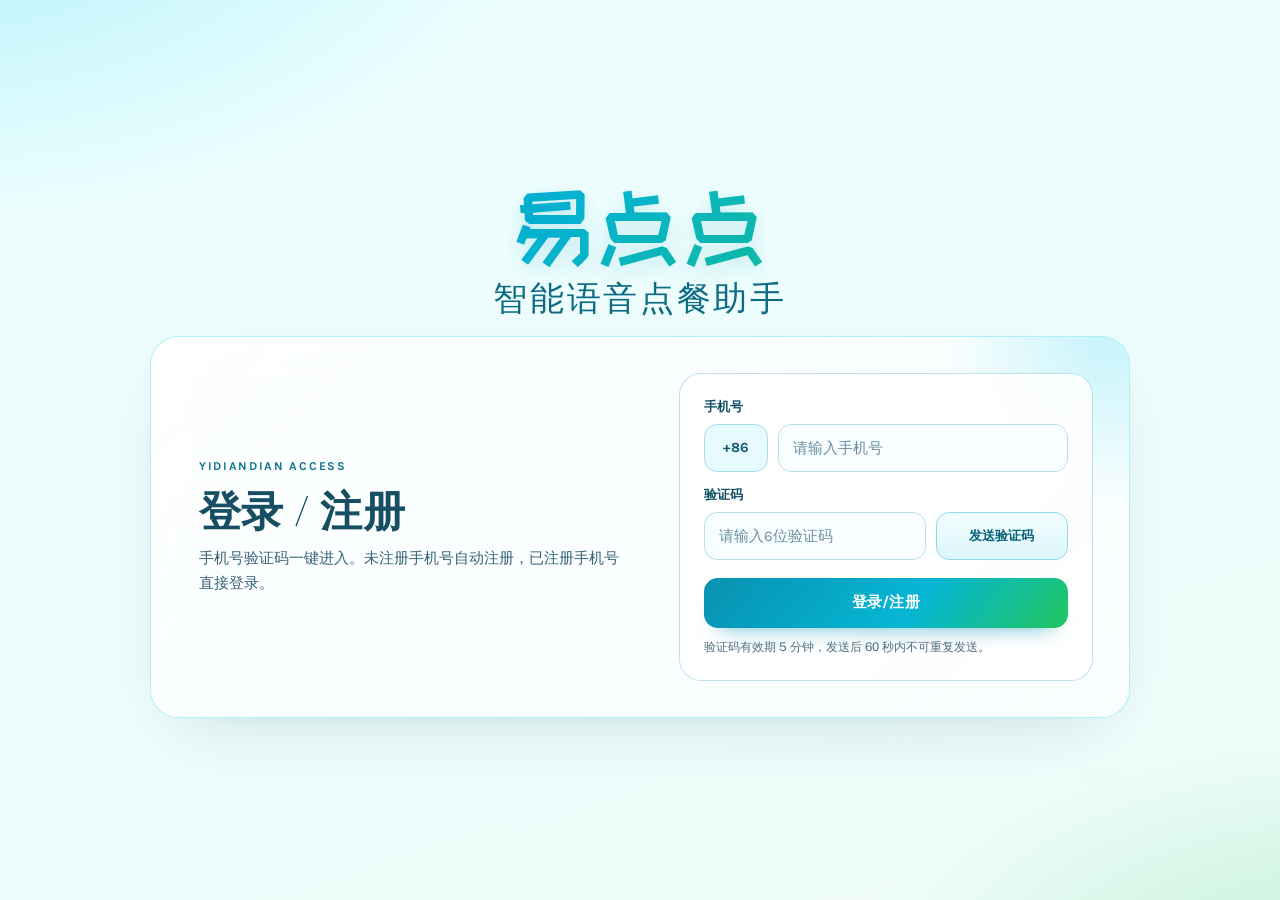
<file: mobile/android_shell_v2/app/src/main/assets/backend_runtime/web/index.html>
<!doctype html>
<html lang="zh-CN">
  <head>
    <meta charset="UTF-8" />
    <meta name="viewport" content="width=device-width, initial-scale=1.0" />
    <title>易点点</title>
    <link rel="preconnect" href="https://fonts.googleapis.com" />
    <link rel="preconnect" href="https://fonts.gstatic.com" crossorigin />
    <link
      href="https://fonts.googleapis.com/css2?family=Karla:wght@400;500;600;700&family=Ma+Shan+Zheng&family=Manrope:wght@500;700;800&family=Playfair+Display+SC:wght@400;700&family=Plus+Jakarta+Sans:wght@400;500;600;700&family=Public+Sans:wght@400;500;700&family=ZCOOL+KuaiLe&display=swap"
      rel="stylesheet"
    />
    <link id="base-skin" rel="stylesheet" href="./styles.css?v=20260427-33" />
    <link id="preview-full-skin" rel="stylesheet" href="./preview_nonauth.css?v=20260427-33" media="not all" disabled />
    <link id="runtime-compat-skin" rel="stylesheet" href="./runtime_compat.css?v=20260427-33" media="not all" disabled />
  </head>
  <body class="view-auth-active">
    <div class="app-shell">
      <header class="top-nav">
        <div class="brand-nav">
          <h1 class="brand">易点点</h1>
          <nav class="top-links" aria-label="Primary">
            <button id="nav-main" class="nav-tab active">主页面</button>
            <button id="nav-menu" class="nav-tab">菜品录入</button>
            <button id="nav-sales" class="nav-tab">数据查看</button>
          </nav>
        </div>
        <div class="top-icons">
          <button id="top-notice-btn" class="top-icon-btn" type="button" aria-label="通知">
            <svg xmlns="http://www.w3.org/2000/svg" class="top-icon-lucide" viewBox="0 0 24 24" fill="none" stroke="currentColor" aria-hidden="true">
              <path d="M10.268 21a2 2 0 0 0 3.464 0"></path>
              <path d="M3.262 15.326A1 1 0 0 0 4 17h16a1 1 0 0 0 .74-1.674C19.41 13.956 18 12.499 18 8A6 6 0 0 0 6 8c0 4.499-1.411 5.956-2.738 7.326"></path>
            </svg>
          </button>
          <button id="top-settings-btn" class="top-icon-btn" type="button" aria-label="桌号设置">
            <svg xmlns="http://www.w3.org/2000/svg" class="top-icon-lucide" viewBox="0 0 24 24" fill="none" stroke="currentColor" aria-hidden="true">
              <path d="M12.22 2h-.44a2 2 0 0 0-1.94 1.52l-.2.78a2 2 0 0 1-2.6 1.4l-.75-.27a2 2 0 0 0-2.37.83l-.22.38a2 2 0 0 0 .43 2.47l.59.59a2 2 0 0 1 0 2.83l-.59.59a2 2 0 0 0-.43 2.47l.22.38a2 2 0 0 0 2.37.83l.75-.27a2 2 0 0 1 2.6 1.4l.2.78a2 2 0 0 0 1.94 1.52h.44a2 2 0 0 0 1.94-1.52l.2-.78a2 2 0 0 1 2.6-1.4l.75.27a2 2 0 0 0 2.37-.83l.22-.38a2 2 0 0 0-.43-2.47l-.59-.59a2 2 0 0 1 0-2.83l.59-.59a2 2 0 0 0 .43-2.47l-.22-.38a2 2 0 0 0-2.37-.83l-.75.27a2 2 0 0 1-2.6-1.4l-.2-.78A2 2 0 0 0 12.22 2z"></path>
              <circle cx="12" cy="12" r="3"></circle>
            </svg>
          </button>
          <button id="top-profile-btn" class="top-icon-btn" type="button" aria-label="个人页">
            <svg xmlns="http://www.w3.org/2000/svg" class="top-icon-lucide" viewBox="0 0 24 24" fill="none" stroke="currentColor" aria-hidden="true">
              <path d="M19 21v-2a4 4 0 0 0-4-4H9a4 4 0 0 0-4 4v2"></path>
              <circle cx="12" cy="7" r="4"></circle>
            </svg>
          </button>
        </div>
        <section id="top-notice-panel" class="top-notice-panel" aria-label="通知中心" hidden>
          <header class="top-notice-head">
            <strong>通知中心</strong>
            <div class="top-notice-actions">
              <button id="top-notice-clear" type="button" class="top-notice-close">清空</button>
              <button id="top-notice-close" type="button" class="top-notice-close">收起</button>
            </div>
          </header>
          <ul class="top-notice-list">
            <li><button type="button" class="top-notice-item">今日营业额统计已更新</button></li>
            <li><button type="button" class="top-notice-item">语音任务队列运行正常</button></li>
            <li><button type="button" class="top-notice-item">点击消息可扩展详情（预留）</button></li>
          </ul>
        </section>
      </header>

      <section class="pages-zone">
        <section id="view-auth" class="view active page-view">
          <main class="auth-shell">
            <header class="auth-shell-brand" aria-label="登录页品牌">
              <h1 class="auth-shell-logo">易点点</h1>
              <p>智能语音点餐助手</p>
            </header>
            <article class="auth-card auth-simple-card">
              <div class="auth-grid">
                <section class="auth-hero" aria-label="登录信息">
                  <p class="auth-eyebrow">YIDIANDIAN ACCESS</p>
                  <h2>登录 / 注册</h2>
                  <p class="muted">手机号验证码一键进入。未注册手机号自动注册，已注册手机号直接登录。</p>
                </section>

                <section class="auth-form-wrap" aria-label="手机号登录表单">
                  <div class="auth-simple-form">
                    <div class="auth-field">
                      <label for="auth-phone">手机号</label>
                      <div class="auth-phone-row">
                        <span class="auth-prefix">+86</span>
                        <input id="auth-phone" inputmode="numeric" autocomplete="tel" maxlength="11" placeholder="请输入手机号" />
                      </div>
                    </div>
                    <div class="auth-field">
                      <label for="auth-sms-code">验证码</label>
                      <div class="auth-code-row">
                        <input id="auth-sms-code" inputmode="numeric" autocomplete="one-time-code" maxlength="6" placeholder="请输入6位验证码" />
                        <button id="auth-send-sms-btn" type="button" class="btn-ghost">发送验证码</button>
                      </div>
                    </div>
                    <div class="auth-simple-actions">
                      <button id="auth-login-sms-btn" type="button" class="auth-submit-btn">登录/注册</button>
                      <p class="auth-disclaimer">验证码有效期 5 分钟，发送后 60 秒内不可重复发送。</p>
                    </div>
                  </div>
                </section>
              </div>

              <div class="auth-hidden-inputs" hidden>
                  <input id="auth-kls-base-url" value="" placeholder="https://your-kls.example.com" />
                <input id="auth-device-id" value="android-bbq-ui" />
                <input id="auth-app-version" type="number" min="0" value="120" />
                <input id="auth-platform" value="android" />
                <select id="auth-sms-purpose">
                  <option value="LOGIN" selected>LOGIN</option>
                </select>
                <input id="auth-app-id" placeholder="可选，启用签名时使用" />
                <input id="auth-sign-secret" type="password" placeholder="可选，启用签名时使用" />
              </div>
            </article>
          </main>
        </section>

        <section id="view-main" class="view page-view">
          <main class="workspace-layout">
            <aside class="table-column" aria-label="Tables">
              <table class="table-list">
                <tbody id="board-body">
                  <tr>
                    <td>加载中...</td>
                    <td>loading</td>
                  </tr>
                </tbody>
              </table>
            </aside>

            <section class="order-column" aria-label="Order Board">
              <div class="main-order-table-wrap">
                <table class="order-table">
                  <thead>
                    <tr>
                      <th id="main-col-dish">菜品</th>
                      <th id="main-col-qty" class="t-center">数量</th>
                      <th id="main-col-price" class="t-right">价格</th>
                      <th id="main-col-status" class="t-center">状态</th>
                    </tr>
                  </thead>
                  <tbody id="selected-order-body">
                    <tr>
                      <td id="selected-order-empty" colspan="4">请选择左侧桌台查看明细</td>
                    </tr>
                  </tbody>
                </table>
              </div>
              <p id="selected-table-status" class="order-selected-status hidden"></p>
              <div class="summary-actions summary-actions-above-total" aria-label="账单操作">
                <button id="selected-print-btn" type="button" class="summary-action-btn summary-action-print" disabled>打印</button>
                <button id="selected-checkout-btn" type="button" class="summary-action-btn summary-action-checkout" disabled>买单</button>
              </div>
              <div class="summary-box">
                <div class="summary-total">
                  <span id="selected-total-label">-- 总计</span>
                  <strong id="selected-total">¥ 0.00</strong>
                </div>
              </div>
            </section>
          </main>

          <section class="placeholder-zone">
            <div id="main-placeholder-title" class="placeholder-title">主控页功能区占位框</div>
            <div class="legacy-grid">
              <article class="legacy-card">
                <h3>会话与输入占位框</h3>
                <div class="legacy-field-grid">
                  <label for="operator-id">店员 ID</label>
                  <input id="operator-id" value="waiter-A" />
                  <label for="table-id">桌号数字</label>
                  <input id="table-id" type="number" min="1" value="1" />
                </div>
                <div class="legacy-actions">
                  <button id="waiter-start">创建会话</button>
                  <button id="customer-start">开始输入</button>
                  <button id="customer-speak">追加分段</button>
                  <button id="customer-done">结束输入</button>
                </div>
                <label for="voice-input">语音文本草稿</label>
                <textarea id="voice-input" placeholder="语音转写文本"></textarea>
                <div class="legacy-actions">
                  <button id="dictation-start">开始听写</button>
                  <button id="dictation-stop" disabled>停止听写</button>
                </div>
                <p id="dictation-status" class="muted">听写空闲</p>
                <pre id="session-view">暂无会话</pre>
              </article>

              <article class="legacy-card">
                <h3>解析与服务动作占位框</h3>
                <div class="legacy-actions">
                  <button id="agent-readback">解析菜单</button>
                  <button id="customer-confirm">确认菜单</button>
                  <button id="service-add">加菜 x1</button>
                  <button id="service-preview">预览账单</button>
                  <button id="service-sync">同步账单载荷</button>
                </div>
                <pre id="readback">等待解析结果</pre>
                <pre id="bill-view">暂无账单预览</pre>
              </article>

              <article class="legacy-card">
                <h3 id="main-voice-card-title">语音命令占位框</h3>
                <button id="single-action-btn" class="single-action-btn">点击开始说话</button>
                <p id="single-action-status" class="status-chip">状态：IDLE</p>
                <div class="legacy-actions">
                  <button id="voice-command-run">执行文本命令</button>
                  <button id="checkout-open" class="btn-ghost">打开买单弹窗</button>
                </div>
                <label for="voice-command-text">命令文本</label>
                <input id="voice-command-text" placeholder="例如：A2加菜土豆片两份" />
                <pre id="voice-command-result">暂无语音命令结果</pre>
                <pre id="voice-debug-view">暂无语音调试数据</pre>
                <div class="legacy-actions">
                  <button id="record-start">开始录音</button>
                  <button id="record-stop" disabled>停止并上传</button>
                </div>
                <p id="record-status" class="muted">录音器空闲</p>
              </article>

              <article class="legacy-card">
                <h3>运行日志占位框</h3>
                <ul id="log-list"></ul>
              </article>

              <article class="legacy-card wide">
                <h3>KLS 联调占位框</h3>
                <div class="legacy-field-grid four">
                  <label for="kls-base-url">KLS 地址</label>
                    <input id="kls-base-url" value="" placeholder="https://your-kls.example.com" />
                  <label for="kls-phone">手机号</label>
                  <input id="kls-phone" placeholder="请输入手机号" />
                  <label for="kls-device-id">设备ID</label>
                  <input id="kls-device-id" value="android-bbq-ui" placeholder="android-bbq-ui" />
                  <label for="kls-app-version">版本号</label>
                  <input id="kls-app-version" type="number" min="0" value="120" />
                  <label for="kls-platform">平台</label>
                  <input id="kls-platform" value="android" placeholder="android" />
                  <label for="kls-rollout-key">灰度Key</label>
                  <input id="kls-rollout-key" placeholder="可选" />
                  <label for="kls-sms-purpose">验证码用途</label>
                  <select id="kls-sms-purpose">
                    <option value="REGISTER">REGISTER</option>
                    <option value="LOGIN">LOGIN</option>
                  </select>
                  <label for="kls-sms-code">短信验证码</label>
                  <input id="kls-sms-code" placeholder="6位验证码" />
                  <label for="kls-app-id">签名AppId</label>
                  <input id="kls-app-id" placeholder="可选，启用签名时使用" />
                  <label for="kls-sign-secret">签名密钥</label>
                  <input id="kls-sign-secret" type="password" placeholder="可选，启用签名时使用" />
                </div>
                <div class="legacy-actions">
                  <button id="kls-send-sms-btn">发送验证码</button>
                  <button id="kls-register-sms-btn">短信注册</button>
                  <button id="kls-login-sms-btn">短信登录</button>
                  <button id="kls-refresh-token-btn" class="btn-ghost">刷新令牌</button>
                  <button id="kls-gateway-key-btn" class="btn-ghost">获取网关Key</button>
                  <button id="kls-update-check-btn" class="btn-ghost">检查更新</button>
                  <button id="kls-update-ack-btn" class="btn-ghost">上报更新回执</button>
                  <button id="kls-logout-btn" class="btn-ghost">退出登录</button>
                </div>
                <p class="muted">签名字段可留空（后端未开启签名时）；开启签名后请填 AppId 和签名密钥。</p>
                <pre id="kls-auth-view">KLS 鉴权状态：未登录</pre>
                <pre id="kls-last-response">暂无 KLS 响应</pre>
              </article>

            </div>
            <article class="legacy-card palette-config-card">
              <h3>选中颜色调色板</h3>
              <div class="palette-config-grid">
                <label for="board-selected-color">桌台选中颜色</label>
                <input id="board-selected-color" type="color" value="#fdf2dd" />
                <input id="board-selected-color-hex" value="#fdf2dd" maxlength="7" placeholder="#fdf2dd" />
                <button id="board-selected-color-apply" class="btn-ghost">应用颜色</button>
                <button id="board-selected-color-reset" class="btn-ghost">恢复默认</button>
              </div>
              <p class="muted">绑定主页面左侧桌台选中态颜色（实时生效）</p>
              <span id="board-selected-preview" class="palette-preview">选中预览</span>
            </article>
          </section>
        </section>

        <section id="view-menu" class="view page-view">
          <section class="menu-record-shell" aria-label="Menu Board">
              <header class="menu-record-toolbar">
                <div class="menu-record-title-group">
                  <h2 id="menu-db-title">菜品数据库</h2>
                  <div class="menu-record-category-inline" aria-label="Menu Categories">
                    <table class="menu-category-strip">
                      <tbody id="menu-category-body">
                        <tr>
                          <td id="menu-category-loading">加载中...</td>
                        </tr>
                      </tbody>
                    </table>
                  </div>
                  <p id="menu-filter-status" class="order-selected-status">当前分类：全部</p>
                </div>
              </header>
              <div class="menu-record-table-wrap">
                <table class="order-table menu-record-table">
                  <thead>
                    <tr>
                      <th id="menu-col-name">菜名</th>
                      <th id="menu-col-category">分类</th>
                      <th id="menu-col-price" class="t-right">价格</th>
                      <th id="menu-col-unit">单位</th>
                      <th id="menu-col-alias">别名</th>
                    </tr>
                  </thead>
                  <tbody id="dish-table-body">
                    <tr>
                      <td id="dish-table-empty" colspan="5">暂无菜品</td>
                    </tr>
                  </tbody>
                </table>
              </div>
              <div class="menu-native-ocr-bar" aria-label="菜单拍照上传">
                <button id="menu-ocr-native-capture" type="button" class="menu-native-ocr-btn">
                  <span id="menu-ocr-native-main" class="menu-native-ocr-btn-main">拍照上传菜单</span>
                  <span id="menu-ocr-native-sub" class="menu-native-ocr-btn-sub">智能识别并预录入</span>
                </button>
                <p id="menu-ocr-native-status" class="menu-native-ocr-status">点击拍照后自动识别，并弹出预录入确认</p>
              </div>
            </section>

          <section class="placeholder-zone">
            <div id="menu-placeholder-title" class="placeholder-title">菜品页功能区占位框</div>
            <div class="legacy-grid">
              <article class="legacy-card">
                <h3 id="menu-single-card-title">菜品语音录入占位框</h3>
                <button id="menu-single-btn" class="single-action-btn">点击开始录入菜品</button>
                <p id="menu-single-status" class="status-chip">状态：IDLE</p>
                <pre id="menu-voice-preview">暂无菜品语音文本</pre>
                <pre id="dish-agent-result">暂无菜品录入结果</pre>
              </article>

              <article class="legacy-card wide">
                <h3>菜品调试表单占位框</h3>
                <div class="legacy-actions">
                  <button id="dish-dictation-start">开始菜品听写</button>
                  <button id="dish-dictation-stop" disabled>停止菜品听写</button>
                  <button id="dish-add">Agent录入菜品</button>
                </div>
                <p id="dish-dictation-status" class="muted">菜品听写空闲</p>
                <textarea id="dish-voice-draft" placeholder="菜品语音草稿文本"></textarea>
                <div class="legacy-field-grid four">
                  <label for="dish-name">菜名</label>
                  <input id="dish-name" placeholder="牛肉串" />
                  <label for="dish-category">分类</label>
                  <input id="dish-category" placeholder="烧烤" />
                  <label for="dish-price">价格（元）</label>
                  <input id="dish-price" type="number" min="0" step="0.01" placeholder="20" />
                  <label for="dish-unit">单位</label>
                  <input id="dish-unit" value="份" placeholder="份" />
                </div>
                <label for="dish-aliases">别名（逗号分隔）</label>
                <input id="dish-aliases" placeholder="牛肉串,烤牛肉串" />
              </article>

              <article class="legacy-card wide">
                <h3>菜品拍照识别占位框</h3>
                <div class="legacy-actions">
                  <input id="menu-ocr-image" type="file" accept="image/*" capture="environment" hidden />
                  <button id="menu-ocr-capture">拍照/选图</button>
                  <button id="menu-ocr-import">识别并预录入</button>
                </div>
                <p id="menu-ocr-file-name" class="muted">未选择图片</p>
                <pre id="menu-ocr-result">暂无拍照识别结果</pre>
              </article>
            </div>
          </section>
        </section>

        <section id="view-sales" class="view page-view">
          <section class="order-column sales-main-board" aria-label="Sales Board">
              <section class="sales-kpi-grid" aria-label="Sales KPI">
                <article class="metric-panel metric-panel-primary">
                  <div class="metric-panel-head-inline">
                    <h3>当日营业额</h3>
                    <span class="metric-period-chip">今日</span>
                  </div>
                  <p id="profit-current">¥ 0.00</p>
                </article>
                <article class="metric-panel metric-panel-period">
                  <div class="metric-panel-head-inline">
                    <h3>周期营业额</h3>
                    <div class="metric-period-toggle" aria-label="周月切换">
                      <button id="profit-period-week" type="button" class="metric-switch-btn is-active">本周</button>
                      <button id="profit-period-month" type="button" class="metric-switch-btn">本月</button>
                    </div>
                  </div>
                  <p id="profit-period-value">¥ 0.00</p>
                </article>
              </section>

              <section class="sales-section trend-section">
                <header class="sales-section-head trend-head">
                  <div>
                    <h3>营收趋势</h3>
                    <p>按已结订单聚合</p>
                  </div>
                  <div class="sales-view-toggle" aria-label="趋势视图切换">
                    <button id="sales-view-daily" type="button" class="sales-view-btn is-active">每日</button>
                    <button id="sales-view-weekly" type="button" class="sales-view-btn">每周</button>
                  </div>
                </header>
                <div class="sales-trend-frame">
                  <div id="sales-trend-yaxis" class="sales-trend-yaxis">
                    <span>0</span>
                  </div>
                  <div id="sales-trend-chart" class="sales-trend-plot">
                    <div class="sales-trend-empty">NA</div>
                  </div>
                </div>
                <p id="sales-trend-caption" class="sales-trend-caption">当前：每日视图（近7天）</p>
              </section>

              <section class="sales-section history-section">
                <header class="sales-section-head">
                  <h3>历史订单查询</h3>
                  <p>支持按桌号和时间范围检索，返回完整时间戳与菜品明细</p>
                </header>
                <div class="history-toolbar">
                  <label for="history-filter-date">日期</label>
                  <input id="history-filter-date" type="date" />
                  <button id="history-query-btn" class="history-toolbar-btn">查询历史订单</button>
                  <button id="history-print-selected-btn" class="history-toolbar-btn">打印选中单</button>
                </div>
                <table class="order-table history-table">
                  <thead>
                    <tr>
                      <th>订单号</th>
                      <th>桌号</th>
                      <th>结单时间</th>
                      <th>菜品摘要</th>
                      <th class="t-right">总额</th>
                    </tr>
                  </thead>
                  <tbody id="history-order-body">
                    <tr>
                      <td colspan="5">暂无历史订单</td>
                    </tr>
                  </tbody>
                </table>
                <p id="history-selected-status" class="order-selected-status">当前选中订单：--</p>
                <table class="order-table history-detail-table">
                  <thead>
                    <tr>
                      <th>菜品</th>
                      <th class="t-center">数量</th>
                      <th class="t-right">单价</th>
                      <th class="t-right">小计</th>
                      <th>下单时间</th>
                    </tr>
                  </thead>
                  <tbody id="history-item-body">
                    <tr>
                      <td colspan="5">请先在上方选择历史订单</td>
                    </tr>
                  </tbody>
                </table>
              </section>
            </section>

          <section class="placeholder-zone">
            <div class="placeholder-title">销售页功能区占位框</div>
            <div class="legacy-grid">
              <article class="legacy-card wide">
                <h3>语音审计占位框</h3>
                <div class="legacy-field-grid">
                  <label for="audit-filter-table">桌号筛选</label>
                  <input id="audit-filter-table" placeholder="A12" />
                  <label for="audit-filter-operator">店员筛选</label>
                  <input id="audit-filter-operator" placeholder="waiter-A" />
                </div>
                <div class="legacy-actions">
                  <button id="audit-refresh-btn">刷新审计日志</button>
                </div>
                <table class="mini-table">
                  <thead>
                    <tr>
                      <th>时间</th>
                      <th>店员</th>
                      <th>动作</th>
                      <th>摘要</th>
                    </tr>
                  </thead>
                  <tbody id="audit-table-body">
                    <tr>
                      <td colspan="4">暂无审计日志</td>
                    </tr>
                  </tbody>
                </table>
              </article>
            </div>
          </section>
        </section>

        <section id="view-settings" class="view page-view">
          <section class="settings-copy-shell" aria-label="Settings Page">
              <div class="settings-copy-stack">
                <section class="settings-copy-card">
                  <header class="settings-copy-card-head">
                    <h2>循环桌设置</h2>
                  </header>

                  <div class="settings-copy-card-body">
                    <div class="settings-copy-row settings-copy-row-switch">
                      <div class="settings-copy-text">
                        <h3>启用循环桌</h3>
                        <p>开启后，桌号将在指定数量内循环使用</p>
                      </div>
                      <label class="settings-copy-switch" for="sc-enable-rotation">
                        <input id="sc-enable-rotation" type="checkbox" />
                        <span class="settings-copy-switch-ui" aria-hidden="true">
                          <span class="settings-copy-switch-thumb"></span>
                        </span>
                      </label>
                    </div>

                    <div class="settings-copy-row">
                      <div class="settings-copy-text">
                        <h3>循环桌数量</h3>
                        <p>设置循环最大桌数（1-99）</p>
                      </div>
                      <div class="settings-copy-input-wrap">
                        <input id="sc-table-count" type="number" min="1" max="99" value="10" />
                      </div>
                    </div>

                    <div class="settings-copy-row">
                      <div class="settings-copy-text">
                        <h3>循环桌字母开头</h3>
                        <p>用于区分循环桌的字母前缀（A-Z）</p>
                      </div>
                      <div class="settings-copy-input-wrap">
                        <input id="sc-table-prefix" type="text" maxlength="1" value="A" />
                      </div>
                    </div>
                  </div>
                </section>

                <section class="settings-copy-card">
                  <header class="settings-copy-card-head">
                    <h2>外卖单设置</h2>
                  </header>

                  <div class="settings-copy-card-body">
                    <div class="settings-copy-row">
                      <div class="settings-copy-text">
                        <h3>外卖单字母开头</h3>
                        <p>用于区分外卖订单的字母前缀（A-Z）</p>
                      </div>
                      <div class="settings-copy-input-wrap">
                        <input id="sc-takeout-prefix" type="text" maxlength="1" value="W" />
                      </div>
                    </div>
                    <div class="settings-copy-row">
                      <div class="settings-copy-text">
                        <h3>重置外卖单号</h3>
                        <p>当前没有外卖单时，可将下一张外卖单号重置回 1 开始</p>
                      </div>
                      <div class="settings-copy-input-wrap settings-copy-input-wrap-wide">
                        <button id="settings-reset-takeout-btn" type="button" class="settings-takeout-reset-btn">重置</button>
                      </div>
                    </div>
                  </div>
                </section>

                <section class="settings-copy-card">
                  <header class="settings-copy-card-head">
                    <h2 id="sc-asr-card-title">ASR 语种设置</h2>
                  </header>

                  <div class="settings-copy-card-body">
                    <div class="settings-copy-row">
                      <div class="settings-copy-text">
                        <h3 id="sc-asr-language-title">语音识别语言</h3>
                        <p id="sc-asr-language-desc">用于 KLS -> 讯飞 ASR 的 language/accent 参数</p>
                      </div>
                      <div class="settings-copy-input-wrap">
                        <select id="sc-asr-language">
                          <option value="zh_cn:mandarin">中文普通话</option>
                          <option value="zh_cn:cantonese">中文粤语</option>
                          <option value="zh_cn:lmz">中文四川话</option>
                        </select>
                      </div>
                    </div>
                    <div class="settings-copy-row">
                      <div class="settings-copy-text">
                        <h3 id="sc-voice-capture-title">说话方式</h3>
                        <p id="sc-voice-capture-desc">同步主页面和菜品录入页的语音按钮与音量键行为</p>
                      </div>
                      <div class="settings-copy-input-wrap">
                        <select id="sc-voice-capture-mode">
                          <option value="toggle">按一次开始，再按一次结束</option>
                          <option value="hold">按住说话，松开结束</option>
                        </select>
                      </div>
                    </div>
                    <div class="settings-copy-row">
                      <div class="settings-copy-text">
                        <h3 id="sc-display-language-title">App 显示语言</h3>
                        <p id="sc-display-language-desc">切换界面显示语言（支持维语兼容）</p>
                      </div>
                      <div class="settings-copy-input-wrap">
                        <select id="sc-app-display-language">
                          <option value="zh_cn">简体中文</option>
                          <option value="ug_cn">ئۇيغۇرچە</option>
                        </select>
                      </div>
                    </div>
                  </div>
                </section>

                <section class="settings-copy-card" id="settings-printer-card">
                  <header class="settings-copy-card-head">
                    <h2>小票打印连接</h2>
                  </header>
                  <div class="settings-copy-card-body">
                    <div class="settings-copy-row">
                      <div class="settings-copy-text">
                        <h3>打印机设备</h3>
                        <p>选择已配对的蓝牙小票打印机</p>
                      </div>
                      <div class="settings-copy-input-wrap settings-copy-input-wrap-wide">
                        <select id="printer-device-select">
                          <option value="">请先刷新已配对设备</option>
                        </select>
                      </div>
                    </div>
                    <div class="settings-copy-row">
                      <div class="settings-copy-text">
                        <h3>票据宽度</h3>
                        <p>根据设备选择 58mm 或 80mm</p>
                      </div>
                      <div class="settings-copy-input-wrap">
                        <select id="printer-width-mm">
                          <option value="58" selected>58</option>
                          <option value="80">80</option>
                        </select>
                      </div>
                    </div>
                    <div class="settings-copy-row">
                      <div class="settings-copy-text">
                        <h3 id="printer-item-font-size-title">菜单字号</h3>
                        <p id="printer-item-font-size-desc">仅调整小票菜品项字号，其他内容保持不变</p>
                      </div>
                      <div class="settings-copy-input-wrap">
                        <select id="printer-item-font-size">
                          <option value="small" selected>小（当前）</option>
                          <option value="medium">中</option>
                          <option value="large">大</option>
                        </select>
                      </div>
                    </div>
                    <div class="settings-copy-row settings-copy-row-switch">
                      <div class="settings-copy-text">
                        <h3 id="printer-auto-checkout-title">结账自动打印</h3>
                        <p id="printer-auto-checkout-desc">确认结账后自动发送中文账单到已连接打印机</p>
                      </div>
                      <label class="settings-copy-switch" for="printer-auto-checkout">
                        <input id="printer-auto-checkout" type="checkbox" />
                        <span class="settings-copy-switch-ui" aria-hidden="true">
                          <span class="settings-copy-switch-thumb"></span>
                        </span>
                      </label>
                    </div>
                    <div class="settings-copy-actions settings-copy-printer-actions">
                      <button id="printer-perm-btn" type="button">申请蓝牙权限</button>
                      <button id="printer-refresh-btn" type="button">刷新配对设备</button>
                      <button id="printer-connect-btn" type="button">连接选中设备</button>
                      <button id="printer-disconnect-btn" type="button" class="btn-ghost">断开连接</button>
                    </div>
                    <div class="settings-copy-actions settings-copy-printer-actions">
                      <button id="printer-selftest-btn" type="button">打印自检小票</button>
                      <button id="printer-sample-btn" type="button" class="btn-ghost">打印样例小票</button>
                    </div>
                    <p id="printer-status-view" class="settings-copy-status">打印状态：未初始化</p>
                  </div>
                </section>

                <section class="settings-copy-card settings-copy-card-danger">
                  <header class="settings-copy-card-head">
                    <h2>危险操作</h2>
                  </header>
                  <div class="settings-copy-card-body">
                    <div class="settings-copy-danger-row">
                      <button id="settings-clear-menu-btn" type="button" class="settings-danger-btn">
                        清空菜品数据库
                      </button>
                      <button id="settings-clear-tables-btn" type="button" class="settings-danger-btn">
                        清空当前所有桌
                      </button>
                    </div>
                  </div>
                </section>
              </div>

            </section>
        </section>

        <section id="view-profile" class="view page-view">
          <section class="profile-shell" aria-label="个人页">
              <div class="profile-stack">
                <section class="profile-card">
                  <div class="profile-card-head">
                    <h3>账号信息</h3>
                    <span id="profile-role-chip" class="profile-role-chip">未登录</span>
                  </div>
                  <div class="profile-card-body">
                    <div class="profile-user-head">
                      <div id="profile-avatar" class="profile-avatar" aria-hidden="true">?</div>
                      <div class="profile-user-copy">
                        <div id="profile-name-row" class="profile-name-row">
                          <strong id="profile-user-name">未登录</strong>
                          <button id="profile-edit-name-btn" type="button" class="profile-edit-name-btn" aria-label="修改店名（昵称）">
                            <svg class="profile-lucide profile-pencil-icon" viewBox="0 0 24 24" aria-hidden="true" focusable="false" fill="none" stroke="currentColor" stroke-width="1.9" stroke-linecap="round" stroke-linejoin="round">
                              <path d="M4 20h4.8L19.3 9.5a2.1 2.1 0 0 0 0-3L17.5 4.7a2.1 2.1 0 0 0-3 0L4 15.2V20Z"></path>
                              <path d="M13.6 6.1l4.3 4.3"></path>
                            </svg>
                          </button>
                          <div id="profile-name-editor" class="profile-name-editor hidden">
                            <input id="profile-name-input" type="text" maxlength="32" placeholder="输入店名（昵称，用于首页和打印）" />
                            <button id="profile-name-save-btn" type="button">保存</button>
                            <button id="profile-name-cancel-btn" type="button" class="btn-ghost">取消</button>
                          </div>
                        </div>
                        <span id="profile-user-subtitle">登录后可设置店名（昵称）</span>
                      </div>
                    </div>
                    <div class="profile-meta-grid">
                      <article class="profile-meta-item">
                        <span class="profile-meta-icon" aria-hidden="true">
                          <i data-lucide="phone" class="profile-lucide"></i>
                        </span>
                        <div>
                          <p>绑定手机</p>
                          <strong id="profile-phone">--</strong>
                        </div>
                      </article>
                      <article class="profile-meta-item">
                        <span class="profile-meta-icon" aria-hidden="true">
                          <i data-lucide="shield" class="profile-lucide"></i>
                        </span>
                        <div>
                          <p>网关到期</p>
                          <strong id="profile-gateway-expire">--</strong>
                        </div>
                      </article>
                    </div>
                  </div>
                </section>

                <section id="profile-current-plan" class="profile-card profile-plan-summary">
                  <div class="profile-card-head">
                    <h3>当前套餐</h3>
                  </div>
                  <div class="profile-card-body">
                    <div class="profile-plan-summary-row">
                      <div class="profile-plan-summary-main">
                        <span class="profile-plan-crown" aria-hidden="true">
                          <i data-lucide="crown" class="profile-lucide"></i>
                        </span>
                        <div>
                          <strong id="profile-plan-name">基础版</strong>
                          <p id="profile-plan-detail">有效期 --，续费状态 --</p>
                        </div>
                      </div>
                      <button id="profile-show-plans-btn" type="button">
                        升级套餐
                        <i data-lucide="chevron-right" class="profile-lucide"></i>
                      </button>
                    </div>
                  </div>
                </section>

                <section id="profile-plan-picker" class="profile-plan-picker hidden" aria-label="套餐选择">
                  <div class="profile-plan-picker-head">
                    <h3>
                      <i data-lucide="crown" class="profile-lucide"></i>
                      选择适合您的套餐
                    </h3>
                    <button id="profile-hide-plans-btn" type="button" class="btn-ghost">收起</button>
                  </div>
                  <div class="profile-plan-grid">
                    <article class="profile-plan-card is-current">
                      <span class="profile-plan-badge">当前使用</span>
                      <h4>基础版</h4>
                      <p class="profile-plan-desc">适合单店稳定经营，覆盖核心运营能力</p>
                      <p class="profile-plan-price">¥99<span>/月</span></p>
                      <ul class="profile-plan-feature-list">
                        <li>语音点餐与收银</li>
                        <li>营业与销量报表</li>
                        <li>最多支持1个设备在线</li>
                      </ul>
                      <button type="button" class="profile-plan-cta" disabled>已生效</button>
                    </article>
                  </div>
                </section>

                <button id="profile-logout-btn" type="button" class="profile-logout-btn">
                  <i data-lucide="log-out" class="profile-lucide"></i>
                  退出登录
                </button>
              </div>
            </section>
        </section>
      </section>
    </div>

    <div id="checkout-modal" class="modal hidden">
      <div class="modal-card confirm-modal-card">
        <div class="confirm-modal-head">
          <h3>确认买单</h3>
          <p>请核对账单信息后再操作</p>
        </div>
        <label for="checkout-table-no">桌号</label>
        <input id="checkout-table-no" placeholder="例如：A12" />
        <div class="legacy-actions">
          <button id="checkout-confirm-btn">确认买单</button>
          <button id="checkout-cancel-btn" class="btn-ghost">取消</button>
        </div>
        <div id="checkout-preview-view" class="confirm-preview" aria-live="polite">暂无买单预览</div>
      </div>
    </div>

    <div id="cancel-modal" class="modal hidden">
      <div class="modal-card confirm-modal-card">
        <div class="confirm-modal-head">
          <h3>确认撤桌</h3>
          <p>请核对桌台信息后再操作</p>
        </div>
        <label for="cancel-table-no">桌号</label>
        <input id="cancel-table-no" placeholder="例如：A12" />
        <div class="legacy-actions">
          <button id="cancel-confirm-btn">确认撤桌</button>
          <button id="cancel-dismiss-btn" class="btn-ghost">取消</button>
        </div>
        <div id="cancel-preview-view" class="confirm-preview" aria-live="polite">暂无撤桌确认信息</div>
      </div>
    </div>

    <div id="menu-ocr-preview-modal" class="modal hidden">
      <div class="modal-card confirm-modal-card">
        <div class="confirm-modal-head">
          <h3>预录入菜品确认</h3>
          <p>请确认识别结果后，再执行批量录入</p>
        </div>
        <div id="menu-ocr-preview-summary" class="confirm-preview">暂无识别结果</div>
        <div id="menu-ocr-preview-list" class="confirm-preview menu-ocr-preview-list">暂无预录入菜品</div>
        <div class="legacy-actions">
          <button id="menu-ocr-preview-confirm-btn">确认录入</button>
          <button id="menu-ocr-preview-cancel-btn" class="btn-ghost">取消</button>
        </div>
      </div>
    </div>

    <div id="action-feedback-overlay" class="action-feedback-overlay" hidden>
      <div id="action-feedback-box" class="action-feedback-box is-success">操作成功</div>
    </div>
    <div id="asr-live-overlay" class="asr-live-overlay" hidden>
      <div class="asr-live-card">
        <p id="asr-live-hint" class="asr-live-hint"></p>
        <div class="asr-live-wave" aria-hidden="true"></div>
        <p id="asr-live-text" class="asr-live-text">请说话</p>
      </div>
    </div>

    <script src="./app.js?v=20260428-43"></script>
  </body>
</html>
</file>
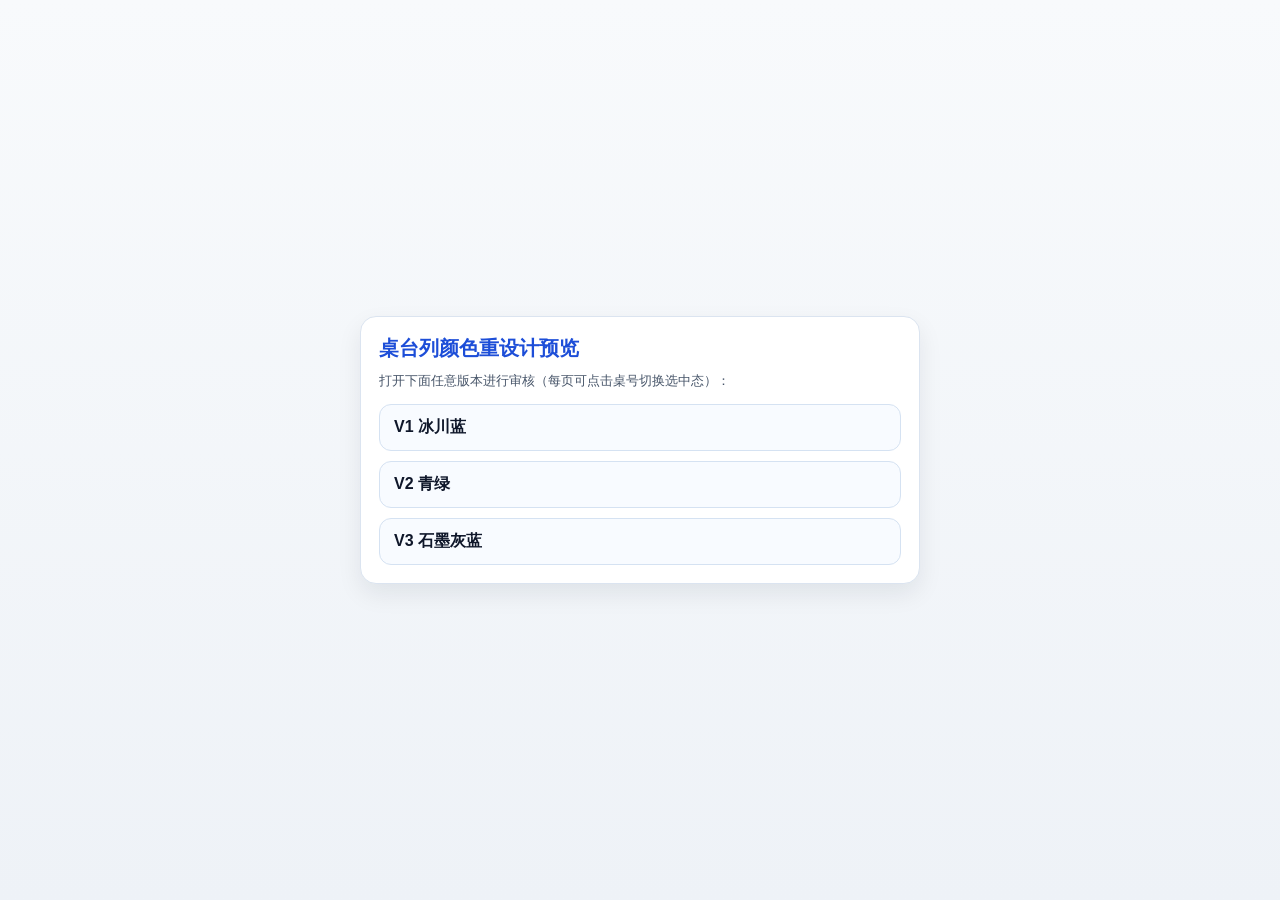
<file: mobile/android_shell_v2/app/src/main/assets/backend_runtime/web/design-reviews/index.html>
﻿<!doctype html>
<html lang="zh-CN">
  <head>
    <meta charset="UTF-8" />
    <meta name="viewport" content="width=device-width, initial-scale=1.0" />
    <title>桌台列配色方案预览</title>
    <style>
      * { box-sizing: border-box; }
      body {
        margin: 0;
        min-height: 100vh;
        display: grid;
        place-items: center;
        background: linear-gradient(180deg, #f8fafc 0%, #eef2f7 100%);
        font-family: "Manrope", "Noto Sans SC", sans-serif;
        color: #1f2937;
        padding: 24px;
      }
      .card {
        width: min(560px, 94vw);
        background: #ffffff;
        border: 1px solid #dbe4f0;
        border-radius: 16px;
        padding: 18px;
        box-shadow: 0 10px 24px rgba(15, 23, 42, 0.08);
      }
      h1 {
        margin: 0 0 10px;
        font-size: 20px;
        color: #1d4ed8;
      }
      p {
        margin: 0 0 14px;
        font-size: 13px;
        color: #475569;
      }
      ul {
        list-style: none;
        margin: 0;
        padding: 0;
        display: grid;
        gap: 10px;
      }
      a {
        display: block;
        padding: 12px 14px;
        border: 1px solid #d5e2f2;
        border-radius: 12px;
        background: #f8fbff;
        color: #0f172a;
        text-decoration: none;
        font-weight: 700;
      }
      a:hover {
        background: #eff6ff;
        border-color: #bfdbfe;
        color: #1d4ed8;
      }
    </style>
  </head>
  <body>
    <main class="card">
      <h1>桌台列颜色重设计预览</h1>
      <p>打开下面任意版本进行审核（每页可点击桌号切换选中态）：</p>
      <ul>
        <li><a href="./table-column-color-v1.html">V1 冰川蓝</a></li>
        <li><a href="./table-column-color-v2.html">V2 青绿</a></li>
        <li><a href="./table-column-color-v3.html">V3 石墨灰蓝</a></li>
      </ul>
    </main>
  </body>
</html>
</file>
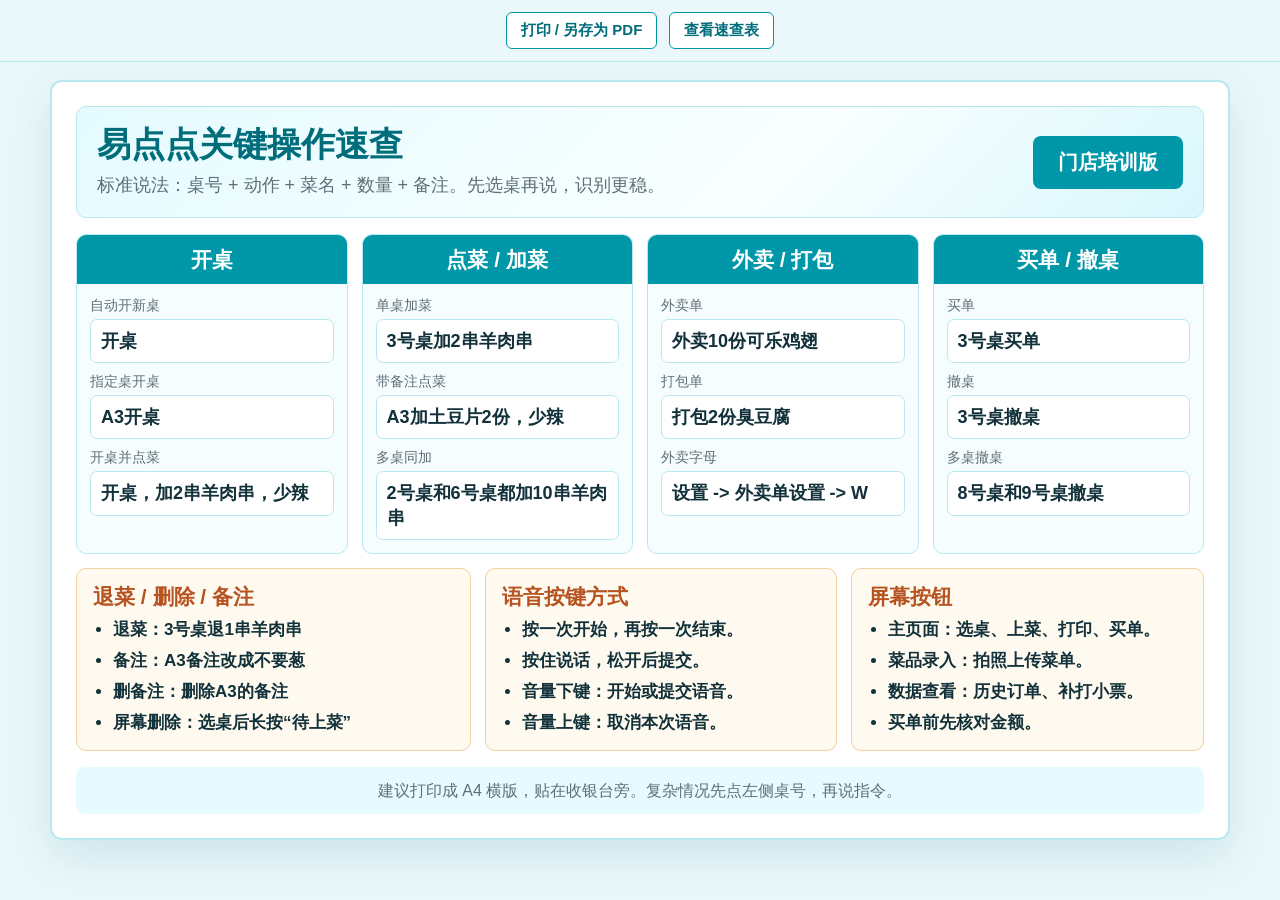
<file: docs/quick_operation_guide.html>
<!doctype html>
<html lang="zh-CN">
  <head>
    <meta charset="utf-8" />
    <meta name="viewport" content="width=device-width, initial-scale=1" />
    <title>易点点关键操作速查</title>
    <link rel="icon" href="data:," />
    <style>
      :root {
        --ink: #12313a;
        --muted: #5e6f78;
        --line: #b9e8ef;
        --panel: #f6fdfe;
        --panel-strong: #e7fbff;
        --brand: #0097a9;
        --brand-dark: #006d7b;
        --warn: #b65320;
        --paper: #ffffff;
      }

      * {
        box-sizing: border-box;
      }

      body {
        margin: 0;
        background: #eaf8fb;
        color: var(--ink);
        font-family: "Microsoft YaHei", "PingFang SC", "Noto Sans CJK SC", sans-serif;
      }

      .toolbar {
        position: sticky;
        top: 0;
        z-index: 10;
        display: flex;
        justify-content: center;
        gap: 12px;
        padding: 12px;
        background: rgba(234, 248, 251, 0.92);
        border-bottom: 1px solid var(--line);
        backdrop-filter: blur(8px);
      }

      .toolbar button,
      .toolbar a {
        border: 1px solid var(--brand);
        border-radius: 6px;
        background: var(--paper);
        color: var(--brand-dark);
        cursor: pointer;
        font-size: 15px;
        font-weight: 700;
        padding: 8px 14px;
        text-decoration: none;
      }

      .sheet {
        width: min(1180px, calc(100vw - 28px));
        margin: 18px auto 28px;
        padding: 24px;
        background: var(--paper);
        border: 2px solid var(--line);
        border-radius: 12px;
        box-shadow: 0 16px 45px rgba(0, 87, 104, 0.12);
      }

      header {
        display: grid;
        grid-template-columns: 1fr auto;
        gap: 18px;
        align-items: center;
        padding: 18px 20px;
        background: linear-gradient(135deg, #e5fbff 0%, #f9ffff 62%, #d9f7fc 100%);
        border: 1px solid var(--line);
        border-radius: 10px;
      }

      h1 {
        margin: 0;
        color: var(--brand-dark);
        font-size: 34px;
        line-height: 1.15;
      }

      .rule {
        margin: 8px 0 0;
        color: var(--muted);
        font-size: 18px;
        line-height: 1.5;
      }

      .badge {
        display: inline-flex;
        align-items: center;
        justify-content: center;
        min-width: 150px;
        padding: 13px 16px;
        border-radius: 8px;
        background: var(--brand);
        color: white;
        font-size: 20px;
        font-weight: 800;
        text-align: center;
      }

      .grid {
        display: grid;
        grid-template-columns: repeat(4, minmax(0, 1fr));
        gap: 14px;
        margin-top: 16px;
      }

      .card {
        min-height: 232px;
        overflow: hidden;
        background: var(--panel);
        border: 1.5px solid var(--line);
        border-radius: 10px;
      }

      .card h2 {
        margin: 0;
        padding: 12px 14px;
        background: var(--brand);
        color: white;
        font-size: 21px;
        line-height: 1.2;
        text-align: center;
      }

      .card-body {
        display: grid;
        gap: 10px;
        padding: 13px;
      }

      .item {
        display: grid;
        gap: 5px;
      }

      .label {
        color: var(--muted);
        font-size: 14px;
        line-height: 1.2;
      }

      .cmd {
        display: block;
        width: 100%;
        padding: 9px 10px;
        background: white;
        border: 1px solid var(--line);
        border-radius: 7px;
        color: var(--ink);
        font-family: "Microsoft YaHei", "PingFang SC", "Noto Sans CJK SC", sans-serif;
        font-size: 18px;
        font-weight: 800;
        line-height: 1.35;
        white-space: normal;
      }

      .wide-row {
        display: grid;
        grid-template-columns: 1.12fr 1fr 1fr;
        gap: 14px;
        margin-top: 14px;
      }

      .note {
        min-height: 174px;
        padding: 15px 16px;
        background: #fffaf0;
        border: 1.5px solid #f1d09d;
        border-radius: 10px;
      }

      .note h2 {
        margin: 0 0 10px;
        color: var(--warn);
        font-size: 21px;
        line-height: 1.2;
      }

      .note ul {
        display: grid;
        gap: 8px;
        margin: 0;
        padding-left: 20px;
      }

      .note li {
        color: var(--ink);
        font-size: 17px;
        font-weight: 700;
        line-height: 1.35;
      }

      footer {
        margin-top: 16px;
        padding: 12px 16px;
        border-radius: 8px;
        background: var(--panel-strong);
        color: var(--muted);
        font-size: 16px;
        line-height: 1.45;
        text-align: center;
      }

      @media (max-width: 980px) {
        .grid {
          grid-template-columns: repeat(2, minmax(0, 1fr));
        }

        .wide-row {
          grid-template-columns: 1fr;
        }

        header {
          grid-template-columns: 1fr;
        }

        .badge {
          justify-self: start;
        }
      }

      @media print {
        @page {
          size: A4 landscape;
          margin: 8mm;
        }

        body {
          background: white;
        }

        .toolbar {
          display: none;
        }

        .sheet {
          width: auto;
          margin: 0;
          padding: 0;
          border: 0;
          border-radius: 0;
          box-shadow: none;
        }

        header {
          padding: 11mm 9mm;
        }

        h1 {
          font-size: 28px;
        }

        .rule {
          font-size: 15px;
        }

        .badge {
          min-width: 34mm;
          font-size: 16px;
          padding: 9px 12px;
        }

        .grid {
          gap: 3.5mm;
          margin-top: 4mm;
        }

        .card {
          min-height: 54mm;
          break-inside: avoid;
        }

        .card h2 {
          padding: 7px 9px;
          font-size: 17px;
        }

        .card-body {
          gap: 6px;
          padding: 8px;
        }

        .label {
          font-size: 11px;
        }

        .cmd {
          padding: 6px 7px;
          font-size: 14px;
        }

        .wide-row {
          gap: 3.5mm;
          margin-top: 4mm;
        }

        .note {
          min-height: 38mm;
          padding: 9px 10px;
          break-inside: avoid;
        }

        .note h2 {
          font-size: 17px;
          margin-bottom: 6px;
        }

        .note ul {
          gap: 4px;
        }

        .note li {
          font-size: 13px;
        }

        footer {
          margin-top: 4mm;
          padding: 7px 10px;
          font-size: 12px;
        }
      }
    </style>
  </head>
  <body>
    <div class="toolbar">
      <button type="button" onclick="window.print()">打印 / 另存为 PDF</button>
      <a href="#guide">查看速查表</a>
    </div>

    <main id="guide" class="sheet" aria-label="易点点关键操作速查">
      <header>
        <div>
          <h1>易点点关键操作速查</h1>
          <p class="rule">标准说法：桌号 + 动作 + 菜名 + 数量 + 备注。先选桌再说，识别更稳。</p>
        </div>
        <strong class="badge">门店培训版</strong>
      </header>

      <section class="grid" aria-label="标准语音指令">
        <article class="card">
          <h2>开桌</h2>
          <div class="card-body">
            <div class="item">
              <span class="label">自动开新桌</span>
              <code class="cmd">开桌</code>
            </div>
            <div class="item">
              <span class="label">指定桌开桌</span>
              <code class="cmd">A3开桌</code>
            </div>
            <div class="item">
              <span class="label">开桌并点菜</span>
              <code class="cmd">开桌，加2串羊肉串，少辣</code>
            </div>
          </div>
        </article>

        <article class="card">
          <h2>点菜 / 加菜</h2>
          <div class="card-body">
            <div class="item">
              <span class="label">单桌加菜</span>
              <code class="cmd">3号桌加2串羊肉串</code>
            </div>
            <div class="item">
              <span class="label">带备注点菜</span>
              <code class="cmd">A3加土豆片2份，少辣</code>
            </div>
            <div class="item">
              <span class="label">多桌同加</span>
              <code class="cmd">2号桌和6号桌都加10串羊肉串</code>
            </div>
          </div>
        </article>

        <article class="card">
          <h2>外卖 / 打包</h2>
          <div class="card-body">
            <div class="item">
              <span class="label">外卖单</span>
              <code class="cmd">外卖10份可乐鸡翅</code>
            </div>
            <div class="item">
              <span class="label">打包单</span>
              <code class="cmd">打包2份臭豆腐</code>
            </div>
            <div class="item">
              <span class="label">外卖字母</span>
              <code class="cmd">设置 -> 外卖单设置 -> W</code>
            </div>
          </div>
        </article>

        <article class="card">
          <h2>买单 / 撤桌</h2>
          <div class="card-body">
            <div class="item">
              <span class="label">买单</span>
              <code class="cmd">3号桌买单</code>
            </div>
            <div class="item">
              <span class="label">撤桌</span>
              <code class="cmd">3号桌撤桌</code>
            </div>
            <div class="item">
              <span class="label">多桌撤桌</span>
              <code class="cmd">8号桌和9号桌撤桌</code>
            </div>
          </div>
        </article>
      </section>

      <section class="wide-row" aria-label="补充操作">
        <article class="note">
          <h2>退菜 / 删除 / 备注</h2>
          <ul>
            <li>退菜：3号桌退1串羊肉串</li>
            <li>备注：A3备注改成不要葱</li>
            <li>删备注：删除A3的备注</li>
            <li>屏幕删除：选桌后长按“待上菜”</li>
          </ul>
        </article>

        <article class="note">
          <h2>语音按键方式</h2>
          <ul>
            <li>按一次开始，再按一次结束。</li>
            <li>按住说话，松开后提交。</li>
            <li>音量下键：开始或提交语音。</li>
            <li>音量上键：取消本次语音。</li>
          </ul>
        </article>

        <article class="note">
          <h2>屏幕按钮</h2>
          <ul>
            <li>主页面：选桌、上菜、打印、买单。</li>
            <li>菜品录入：拍照上传菜单。</li>
            <li>数据查看：历史订单、补打小票。</li>
            <li>买单前先核对金额。</li>
          </ul>
        </article>
      </section>

      <footer>建议打印成 A4 横版，贴在收银台旁。复杂情况先点左侧桌号，再说指令。</footer>
    </main>
  </body>
</html>
</file>
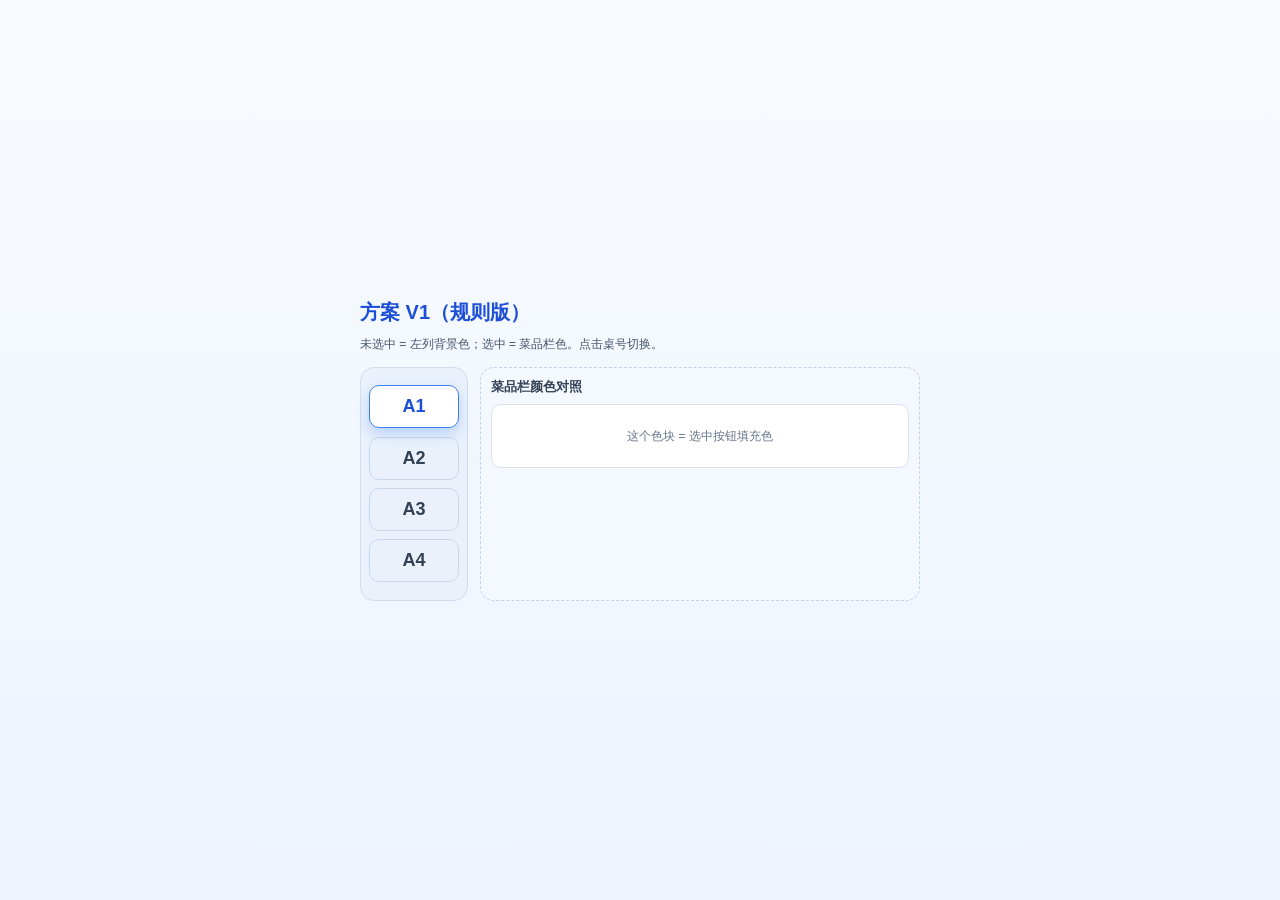
<file: mobile/android_shell_v2/app/src/main/assets/backend_runtime/web/design-reviews/table-column-color-v1.html>
﻿<!doctype html>
<html lang="zh-CN">
  <head>
    <meta charset="UTF-8" />
    <meta name="viewport" content="width=device-width, initial-scale=1.0" />
    <title>桌台列配色方案 V1 - 规则版</title>
    <style>
      :root {
        --page-bg: linear-gradient(180deg, #f8fbff 0%, #edf4ff 100%);
        --panel-bg: #eaf1fb;
        --panel-line: #d1deef;
        --dish-bg: #ffffff;
        --cell-line: #cad8eb;
        --cell-text: #334155;
        --selected-line: #3b82f6;
        --selected-text: #1d4ed8;
        --selected-shadow: rgba(59, 130, 246, 0.28);
      }

      * { box-sizing: border-box; }
      body {
        margin: 0;
        min-height: 100vh;
        font-family: "Manrope", "Noto Sans SC", sans-serif;
        background: var(--page-bg);
        color: #1f2937;
        display: grid;
        place-items: center;
        padding: 24px;
      }

      .review-shell { width: min(560px, 94vw); }
      .review-title {
        margin: 0 0 10px;
        font-size: 20px;
        font-weight: 800;
        color: #1d4ed8;
      }
      .review-note {
        margin: 0 0 14px;
        font-size: 12px;
        color: #475569;
      }
      .review-row {
        display: flex;
        gap: 12px;
        align-items: stretch;
      }

      .table-column {
        width: 108px;
        min-width: 108px;
        background: var(--panel-bg);
        border: 1px solid var(--panel-line);
        border-radius: 14px;
        padding: 10px 8px;
      }

      .table-list {
        width: 100%;
        border-collapse: separate;
        border-spacing: 0 8px;
      }
      .table-list tbody tr { cursor: pointer; }
      .table-list td { padding: 0; }
      .table-list td:last-child { display: none; }

      .table-list td:first-child {
        display: block;
        width: 100%;
        text-align: center;
        padding: 10px 4px;
        border: 1px solid var(--cell-line);
        border-radius: 10px;
        font-size: 18px;
        font-weight: 800;
        color: var(--cell-text);
        background: var(--panel-bg);
        transition: 140ms ease;
        transition-property: border-color, box-shadow, color, transform;
      }

      #board-body .is-selected td:first-child {
        background: var(--dish-bg);
        border-color: var(--selected-line);
        color: var(--selected-text);
        box-shadow: 0 6px 14px var(--selected-shadow);
        transform: translateY(-1px);
      }

      .dish-swatch {
        flex: 1;
        border: 1px dashed #bfd3ea;
        border-radius: 14px;
        background: #f4f8ff;
        padding: 10px;
      }
      .dish-swatch h3 {
        margin: 0 0 8px;
        font-size: 13px;
        color: #334155;
      }
      .dish-sample {
        height: 64px;
        border-radius: 10px;
        border: 1px solid #d9e3f2;
        background: var(--dish-bg);
        display: grid;
        place-items: center;
        font-size: 12px;
        color: #64748b;
      }
    </style>
  </head>
  <body>
    <main class="review-shell">
      <h1 class="review-title">方案 V1（规则版）</h1>
      <p class="review-note">未选中 = 左列背景色；选中 = 菜品栏色。点击桌号切换。</p>
      <div class="review-row">
        <aside class="table-column" aria-label="Tables">
          <table class="table-list">
            <tbody id="board-body">
              <tr data-table-no="A1" class="is-selected"><td>A1</td><td>待补充菜品</td></tr>
              <tr data-table-no="A2"><td>A2</td><td>待补充菜品</td></tr>
              <tr data-table-no="A3"><td>A3</td><td>待补充菜品</td></tr>
              <tr data-table-no="A4"><td>A4</td><td>待补充菜品</td></tr>
            </tbody>
          </table>
        </aside>
        <section class="dish-swatch" aria-label="Dish Column Color">
          <h3>菜品栏颜色对照</h3>
          <div class="dish-sample">这个色块 = 选中按钮填充色</div>
        </section>
      </div>
    </main>

    <script>
      const bodyEl = document.getElementById("board-body");
      bodyEl.addEventListener("click", (event) => {
        const row = event.target.closest("tr[data-table-no]");
        if (!row) return;
        for (const tr of bodyEl.querySelectorAll("tr")) tr.classList.remove("is-selected");
        row.classList.add("is-selected");
      });
    </script>
  </body>
</html>
</file>
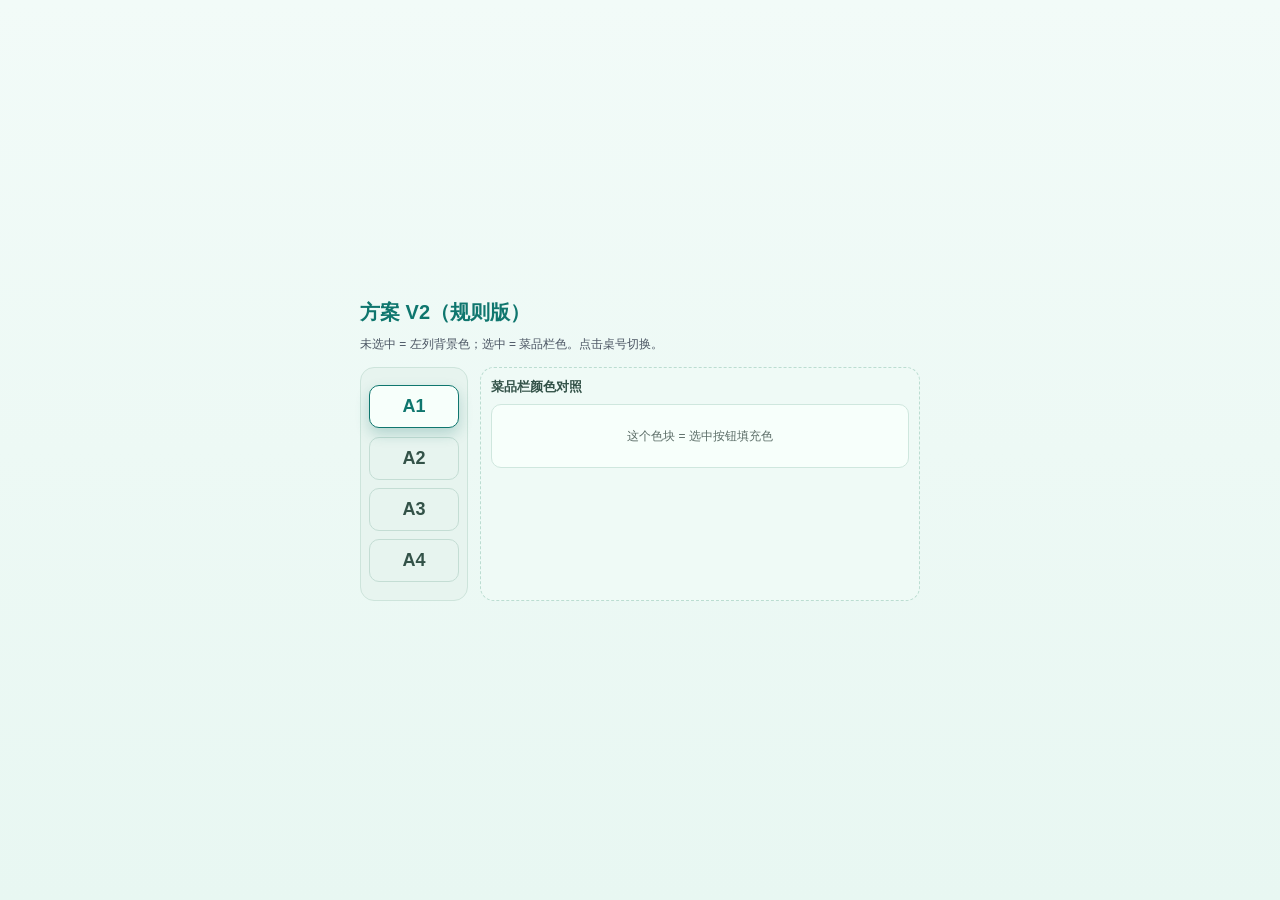
<file: mobile/android_shell_v2/app/src/main/assets/backend_runtime/web/design-reviews/table-column-color-v2.html>
﻿<!doctype html>
<html lang="zh-CN">
  <head>
    <meta charset="UTF-8" />
    <meta name="viewport" content="width=device-width, initial-scale=1.0" />
    <title>桌台列配色方案 V2 - 规则版</title>
    <style>
      :root {
        --page-bg: linear-gradient(180deg, #f2fbf8 0%, #e8f7f2 100%);
        --panel-bg: #e7f4ef;
        --panel-line: #cde4db;
        --dish-bg: #f7fffb;
        --cell-line: #c4ddd4;
        --cell-text: #335248;
        --selected-line: #0f766e;
        --selected-text: #0f766e;
        --selected-shadow: rgba(15, 118, 110, 0.24);
      }

      * { box-sizing: border-box; }
      body {
        margin: 0;
        min-height: 100vh;
        font-family: "Manrope", "Noto Sans SC", sans-serif;
        background: var(--page-bg);
        color: #1f2937;
        display: grid;
        place-items: center;
        padding: 24px;
      }

      .review-shell { width: min(560px, 94vw); }
      .review-title {
        margin: 0 0 10px;
        font-size: 20px;
        font-weight: 800;
        color: #0f766e;
      }
      .review-note {
        margin: 0 0 14px;
        font-size: 12px;
        color: #4b5563;
      }
      .review-row {
        display: flex;
        gap: 12px;
        align-items: stretch;
      }

      .table-column {
        width: 108px;
        min-width: 108px;
        background: var(--panel-bg);
        border: 1px solid var(--panel-line);
        border-radius: 14px;
        padding: 10px 8px;
      }

      .table-list {
        width: 100%;
        border-collapse: separate;
        border-spacing: 0 8px;
      }
      .table-list tbody tr { cursor: pointer; }
      .table-list td { padding: 0; }
      .table-list td:last-child { display: none; }

      .table-list td:first-child {
        display: block;
        width: 100%;
        text-align: center;
        padding: 10px 4px;
        border: 1px solid var(--cell-line);
        border-radius: 10px;
        font-size: 18px;
        font-weight: 800;
        color: var(--cell-text);
        background: var(--panel-bg);
        transition: 140ms ease;
        transition-property: border-color, box-shadow, color, transform;
      }

      #board-body .is-selected td:first-child {
        background: var(--dish-bg);
        border-color: var(--selected-line);
        color: var(--selected-text);
        box-shadow: 0 6px 14px var(--selected-shadow);
        transform: translateY(-1px);
      }

      .dish-swatch {
        flex: 1;
        border: 1px dashed #bbddd1;
        border-radius: 14px;
        background: #effaf6;
        padding: 10px;
      }
      .dish-swatch h3 {
        margin: 0 0 8px;
        font-size: 13px;
        color: #335248;
      }
      .dish-sample {
        height: 64px;
        border-radius: 10px;
        border: 1px solid #cfe7de;
        background: var(--dish-bg);
        display: grid;
        place-items: center;
        font-size: 12px;
        color: #5a6c66;
      }
    </style>
  </head>
  <body>
    <main class="review-shell">
      <h1 class="review-title">方案 V2（规则版）</h1>
      <p class="review-note">未选中 = 左列背景色；选中 = 菜品栏色。点击桌号切换。</p>
      <div class="review-row">
        <aside class="table-column" aria-label="Tables">
          <table class="table-list">
            <tbody id="board-body">
              <tr data-table-no="A1" class="is-selected"><td>A1</td><td>待补充菜品</td></tr>
              <tr data-table-no="A2"><td>A2</td><td>待补充菜品</td></tr>
              <tr data-table-no="A3"><td>A3</td><td>待补充菜品</td></tr>
              <tr data-table-no="A4"><td>A4</td><td>待补充菜品</td></tr>
            </tbody>
          </table>
        </aside>
        <section class="dish-swatch" aria-label="Dish Column Color">
          <h3>菜品栏颜色对照</h3>
          <div class="dish-sample">这个色块 = 选中按钮填充色</div>
        </section>
      </div>
    </main>

    <script>
      const bodyEl = document.getElementById("board-body");
      bodyEl.addEventListener("click", (event) => {
        const row = event.target.closest("tr[data-table-no]");
        if (!row) return;
        for (const tr of bodyEl.querySelectorAll("tr")) tr.classList.remove("is-selected");
        row.classList.add("is-selected");
      });
    </script>
  </body>
</html>
</file>
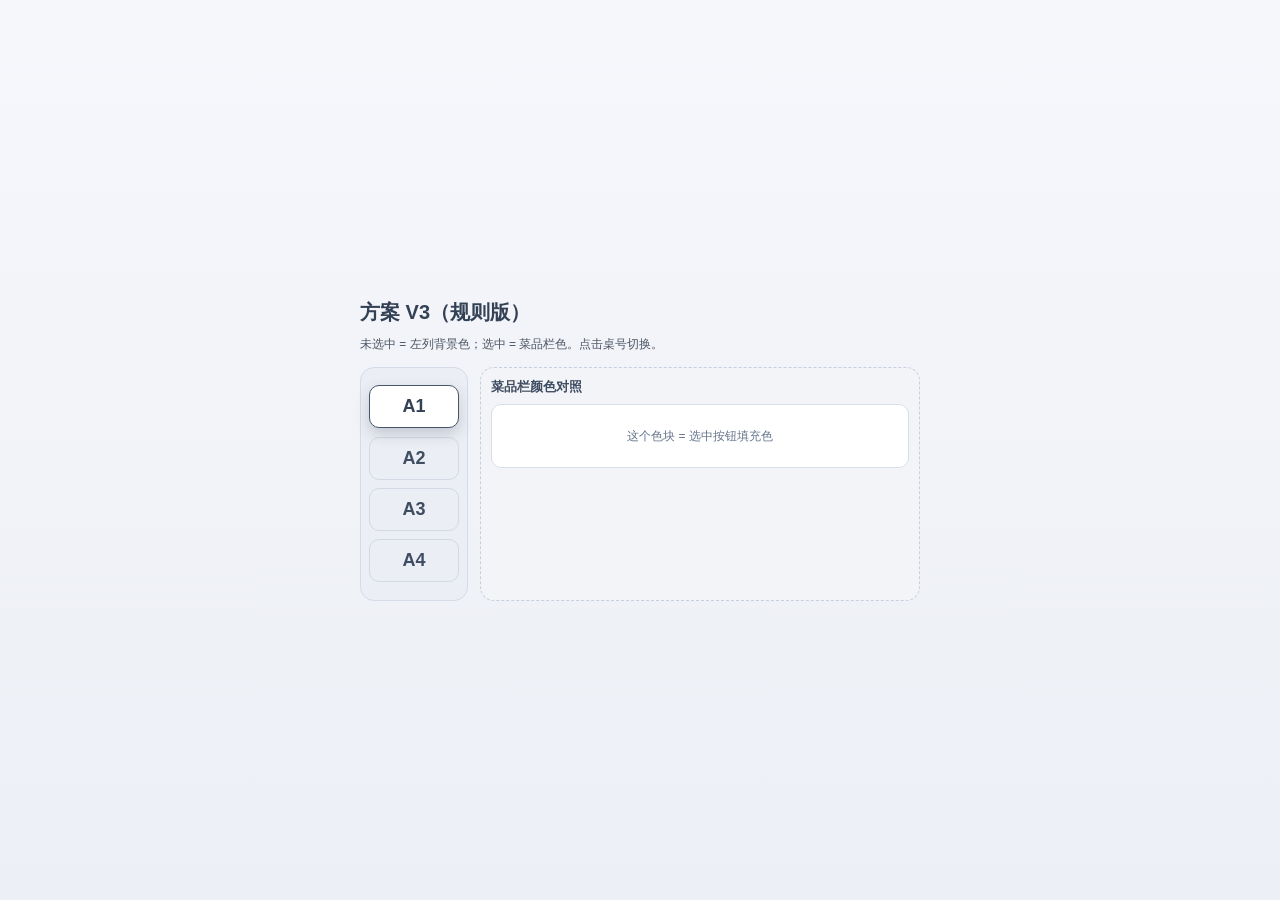
<file: mobile/android_shell_v2/app/src/main/assets/backend_runtime/web/design-reviews/table-column-color-v3.html>
﻿<!doctype html>
<html lang="zh-CN">
  <head>
    <meta charset="UTF-8" />
    <meta name="viewport" content="width=device-width, initial-scale=1.0" />
    <title>桌台列配色方案 V3 - 规则版</title>
    <style>
      :root {
        --page-bg: linear-gradient(180deg, #f6f7fb 0%, #eceff5 100%);
        --panel-bg: #ebeef4;
        --panel-line: #d5dce7;
        --dish-bg: #ffffff;
        --cell-line: #d2d9e5;
        --cell-text: #3f4d62;
        --selected-line: #475569;
        --selected-text: #334155;
        --selected-shadow: rgba(71, 85, 105, 0.24);
      }

      * { box-sizing: border-box; }
      body {
        margin: 0;
        min-height: 100vh;
        font-family: "Manrope", "Noto Sans SC", sans-serif;
        background: var(--page-bg);
        color: #1f2937;
        display: grid;
        place-items: center;
        padding: 24px;
      }

      .review-shell { width: min(560px, 94vw); }
      .review-title {
        margin: 0 0 10px;
        font-size: 20px;
        font-weight: 800;
        color: #334155;
      }
      .review-note {
        margin: 0 0 14px;
        font-size: 12px;
        color: #4b5563;
      }
      .review-row {
        display: flex;
        gap: 12px;
        align-items: stretch;
      }

      .table-column {
        width: 108px;
        min-width: 108px;
        background: var(--panel-bg);
        border: 1px solid var(--panel-line);
        border-radius: 14px;
        padding: 10px 8px;
      }

      .table-list {
        width: 100%;
        border-collapse: separate;
        border-spacing: 0 8px;
      }
      .table-list tbody tr { cursor: pointer; }
      .table-list td { padding: 0; }
      .table-list td:last-child { display: none; }

      .table-list td:first-child {
        display: block;
        width: 100%;
        text-align: center;
        padding: 10px 4px;
        border: 1px solid var(--cell-line);
        border-radius: 10px;
        font-size: 18px;
        font-weight: 800;
        color: var(--cell-text);
        background: var(--panel-bg);
        transition: 140ms ease;
        transition-property: border-color, box-shadow, color, transform;
      }

      #board-body .is-selected td:first-child {
        background: var(--dish-bg);
        border-color: var(--selected-line);
        color: var(--selected-text);
        box-shadow: 0 6px 14px var(--selected-shadow);
        transform: translateY(-1px);
      }

      .dish-swatch {
        flex: 1;
        border: 1px dashed #c6cfdd;
        border-radius: 14px;
        background: #f2f4f8;
        padding: 10px;
      }
      .dish-swatch h3 {
        margin: 0 0 8px;
        font-size: 13px;
        color: #3f4d62;
      }
      .dish-sample {
        height: 64px;
        border-radius: 10px;
        border: 1px solid #d8deea;
        background: var(--dish-bg);
        display: grid;
        place-items: center;
        font-size: 12px;
        color: #64748b;
      }
    </style>
  </head>
  <body>
    <main class="review-shell">
      <h1 class="review-title">方案 V3（规则版）</h1>
      <p class="review-note">未选中 = 左列背景色；选中 = 菜品栏色。点击桌号切换。</p>
      <div class="review-row">
        <aside class="table-column" aria-label="Tables">
          <table class="table-list">
            <tbody id="board-body">
              <tr data-table-no="A1" class="is-selected"><td>A1</td><td>待补充菜品</td></tr>
              <tr data-table-no="A2"><td>A2</td><td>待补充菜品</td></tr>
              <tr data-table-no="A3"><td>A3</td><td>待补充菜品</td></tr>
              <tr data-table-no="A4"><td>A4</td><td>待补充菜品</td></tr>
            </tbody>
          </table>
        </aside>
        <section class="dish-swatch" aria-label="Dish Column Color">
          <h3>菜品栏颜色对照</h3>
          <div class="dish-sample">这个色块 = 选中按钮填充色</div>
        </section>
      </div>
    </main>

    <script>
      const bodyEl = document.getElementById("board-body");
      bodyEl.addEventListener("click", (event) => {
        const row = event.target.closest("tr[data-table-no]");
        if (!row) return;
        for (const tr of bodyEl.querySelectorAll("tr")) tr.classList.remove("is-selected");
        row.classList.add("is-selected");
      });
    </script>
  </body>
</html>
</file>
<file: mobile/android_shell_v2/app/src/main/assets/backend_runtime/web/styles.css>
﻿:root {
  --bg: #f9fbed;
  --surface: #ffffff;
  --surface-soft: #f3f5e7;
  --text: #191d15;
  --muted: #5d6356;
  --line: #d8ddcc;
  --line-strong: #c2c6d2;
  --primary: #005fb8;
  --primary-ink: #ffffff;
  --primary-soft: #e1ecfb;
  --accent: #a83900;
  --ok: #0f7d54;
  --board-selected-bg: #1e3a8a;
  --board-selected-fg: #ffffff;
}

* {
  box-sizing: border-box;
}

html,
body {
  margin: 0;
  padding: 0;
}

body {
  font-family: "Public Sans", "Noto Sans SC", sans-serif;
  color: var(--text);
  background: radial-gradient(1200px 700px at 8% -20%, #d9e8ff 0%, #f7f9ff 45%, #f6f7fb 100%);
}

.app-shell {
  min-height: 100vh;
}

.top-nav {
  position: sticky;
  top: 0;
  z-index: 40;
  display: flex;
  align-items: center;
  justify-content: space-between;
  padding: 16px 16px 16px 8px;
  border-bottom: 1px solid #d6e3f2;
  background: linear-gradient(180deg, rgba(248, 250, 252, 0.96) 0%, rgba(238, 244, 251, 0.96) 100%);
  backdrop-filter: blur(10px);
}

.brand-nav {
  display: flex;
  align-items: center;
  gap: 34px;
}

.brand {
  margin: 0;
  font-family: "ZCOOL KuaiLe", "Ma Shan Zheng", "STKaiti", "KaiTi", "Noto Sans SC", cursive;
  font-size: 35px;
  font-weight: 400;
  letter-spacing: 0.03em;
  line-height: 1;
  color: #1d4ed8;
  text-shadow: 0 2px 0 rgba(255, 255, 255, 0.9), 0 6px 16px rgba(37, 99, 235, 0.2);
}

.top-links {
  display: flex;
  align-items: center;
  gap: 42px;
}

.top-links .nav-tab {
  border: 0;
  border-bottom: 2px solid transparent;
  border-radius: 0;
  background: transparent;
  color: #475569;
  font-family: "Manrope", "Noto Sans SC", sans-serif;
  font-size: 15px;
  font-weight: 700;
  padding: 6px 0;
  transition: color 0.16s ease, border-color 0.16s ease;
  outline: none !important;
  box-shadow: none !important;
  -webkit-tap-highlight-color: transparent;
  -webkit-focus-ring-color: transparent;
}

.top-links .nav-tab.active {
  color: #1d4ed8;
  border-bottom-color: #1d4ed8;
  background: transparent;
}

.top-links .nav-tab:hover {
  color: #2563eb;
  border-bottom-color: #93c5fd;
  background: transparent;
}

.top-links .nav-tab:focus,
.top-links .nav-tab:focus-visible,
.top-links .nav-tab:active {
  outline: none !important;
  box-shadow: none !important;
}

.top-links .nav-tab::-moz-focus-inner {
  border: 0;
}

.top-icons {
  display: flex;
  align-items: center;
  gap: 8px;
}

.top-icon-btn {
  width: 34px;
  height: 34px;
  border: 1px solid #d9e3f1;
  border-radius: 999px;
  background: #f8fbff;
  color: #334155;
  appearance: none;
  -webkit-appearance: none;
  display: inline-flex;
  align-items: center;
  justify-content: center;
  cursor: pointer;
  outline: none;
  -webkit-tap-highlight-color: transparent;
  transition: transform 0.16s ease, box-shadow 0.16s ease, border-color 0.16s ease;
}

.top-icon-btn:hover {
  border-color: #bfdbfe;
  box-shadow: 0 6px 14px rgba(28, 72, 130, 0.14);
  transform: translateY(-1px);
}

.top-icon-btn:focus {
  outline: none !important;
  box-shadow: none !important;
}

.top-icon-btn:focus-visible {
  outline: none !important;
  box-shadow: none !important;
}

.top-icon-btn:active {
  outline: none !important;
  box-shadow: none !important;
}

.top-icon-btn::-moz-focus-inner {
  border: 0;
}

.top-icon-lucide {
  width: 16px;
  height: 16px;
  stroke-width: 2.2;
  stroke: currentColor;
  fill: none;
  stroke-linecap: round;
  stroke-linejoin: round;
  display: block;
  flex: 0 0 auto;
  pointer-events: none;
  vector-effect: non-scaling-stroke;
}

.top-notice-panel {
  position: absolute;
  top: calc(100% + 8px);
  right: 28px;
  width: min(320px, calc(100vw - 24px));
  border: 1px solid #d8dfeb;
  border-radius: 14px;
  background: #ffffff;
  box-shadow: 0 12px 28px rgba(15, 23, 42, 0.16);
  padding: 10px;
}

.top-notice-head {
  display: flex;
  align-items: center;
  justify-content: space-between;
  gap: 8px;
  padding: 2px 2px 8px;
  border-bottom: 1px solid #edf1f7;
}

.top-notice-head strong {
  font-size: 14px;
  color: #1f2937;
}

.top-notice-close {
  border: 0;
  background: transparent;
  color: #64748b;
  font-size: 12px;
  cursor: pointer;
}

.top-notice-list {
  list-style: none;
  margin: 8px 0 0;
  padding: 0;
  display: grid;
  gap: 6px;
}

.top-notice-item {
  width: 100%;
  border: 1px solid #ecf0f7;
  border-radius: 10px;
  background: #f8fbff;
  color: #334155;
  text-align: left;
  padding: 8px 10px;
  font-size: 12px;
  cursor: pointer;
}

.profile-layout {
  display: block;
  padding: 0;
}

.profile-shell {
  width: min(880px, calc(100% - 24px));
  margin: 22px auto 28px;
  padding-bottom: 12px;
}

.profile-lucide {
  width: 18px;
  height: 18px;
  stroke-width: 2.2;
}

.profile-pencil-icon {
  width: 16px;
  height: 16px;
  flex: 0 0 16px;
}

.profile-stack {
  display: grid;
  gap: 14px;
}

.profile-card {
  border-radius: 18px;
  border: 1px solid #e8edf5;
  background: #ffffff;
  box-shadow: 0 6px 16px rgba(15, 23, 42, 0.04);
  overflow: hidden;
}

.profile-card-head {
  padding: 14px 16px;
  border-bottom: 1px solid #edf2f8;
  background: #f8fafc;
  display: flex;
  align-items: center;
  justify-content: space-between;
}

.profile-card-head h3 {
  margin: 0;
  font-size: 13px;
  color: #334155;
  letter-spacing: 0.06em;
  text-transform: uppercase;
}

.profile-role-chip {
  display: inline-flex;
  align-items: center;
  justify-content: center;
  border-radius: 999px;
  padding: 4px 10px;
  font-size: 11px;
  font-weight: 700;
  color: #1d4ed8;
  background: #dbeafe;
}

.profile-card-body {
  padding: 16px;
}

.profile-user-head {
  display: flex;
  align-items: center;
  gap: 14px;
  margin-bottom: 14px;
}

.profile-avatar {
  width: 58px;
  height: 58px;
  border-radius: 50%;
  display: inline-flex;
  align-items: center;
  justify-content: center;
  font-size: 22px;
  font-weight: 800;
  color: #2563eb;
  background: #dbeafe;
  flex: 0 0 auto;
}

.profile-user-copy {
  display: grid;
  gap: 3px;
}

.profile-name-row {
  display: flex;
  align-items: center;
  gap: 8px;
  flex-wrap: wrap;
}

.profile-user-copy strong {
  font-size: 20px;
  color: #0f172a;
}

.profile-edit-name-btn {
  border: 1px solid #cbd5e1;
  border-radius: 999px;
  background: #ffffff;
  color: #334155;
  font-size: 12px;
  font-weight: 700;
  padding: 4px 10px;
  cursor: pointer;
}

.profile-edit-name-btn:hover {
  border-color: #94a3b8;
  background: #f8fafc;
}

.profile-name-editor {
  display: flex;
  align-items: center;
  gap: 8px;
  flex-wrap: wrap;
}

.profile-name-editor.hidden {
  display: none;
}

.profile-name-editor input {
  min-width: 160px;
  max-width: 240px;
  border: 1px solid #cbd5e1;
  border-radius: 8px;
  padding: 6px 8px;
  font-size: 13px;
}

.profile-name-editor button {
  padding: 6px 10px;
}

.profile-user-copy span {
  font-size: 13px;
  color: #64748b;
}

.profile-meta-grid {
  display: grid;
  grid-template-columns: repeat(2, minmax(0, 1fr));
  gap: 10px;
}

.profile-meta-item {
  border-radius: 12px;
  border: 1px solid #edf2f8;
  background: #f8fafc;
  padding: 10px 12px;
  display: flex;
  align-items: center;
  gap: 10px;
}

.profile-meta-icon {
  width: 22px;
  height: 22px;
  line-height: 1;
  display: inline-flex;
  align-items: center;
  justify-content: center;
  color: #64748b;
}

.profile-meta-item p {
  margin: 0;
  font-size: 12px;
  color: #64748b;
}

.profile-meta-item strong {
  margin-top: 2px;
  display: block;
  font-size: 14px;
  color: #0f172a;
}

.profile-plan-summary-row {
  display: flex;
  align-items: center;
  justify-content: space-between;
  gap: 12px;
}

.profile-plan-summary-main {
  display: flex;
  align-items: flex-start;
  gap: 12px;
}

.profile-plan-crown {
  width: 38px;
  height: 38px;
  border-radius: 11px;
  display: inline-flex;
  align-items: center;
  justify-content: center;
  background: #dcfce7;
  color: #15803d;
}

.profile-plan-summary-main strong {
  font-size: 18px;
  color: #0f172a;
}

.profile-plan-summary-main p {
  margin: 4px 0 0;
  color: #64748b;
  font-size: 13px;
}

#profile-show-plans-btn {
  border: 1px solid transparent;
  border-radius: 10px;
  background: #2563eb;
  color: #ffffff;
  font-size: 13px;
  font-weight: 700;
  padding: 10px 14px;
  cursor: pointer;
  display: inline-flex;
  align-items: center;
  justify-content: center;
  gap: 4px;
  line-height: 1;
  white-space: nowrap;
}

#profile-show-plans-btn:hover {
  background: #1d4ed8;
}

#profile-show-plans-btn .profile-lucide {
  width: 14px;
  height: 14px;
  flex: 0 0 auto;
}

.profile-plan-picker.hidden {
  display: none;
}

.profile-plan-picker-head {
  display: flex;
  align-items: center;
  justify-content: space-between;
  padding: 4px 2px 0;
}

.profile-plan-picker-head h3 {
  margin: 0;
  font-size: 20px;
  color: #0f172a;
  display: inline-flex;
  align-items: center;
  gap: 6px;
}

.profile-plan-grid {
  display: grid;
  grid-template-columns: minmax(0, 1fr);
  max-width: 560px;
  gap: 12px;
  margin-top: 10px;
}

.profile-plan-card {
  position: relative;
  border-radius: 18px;
  border: 1px solid #e5e7eb;
  background: #ffffff;
  box-shadow: 0 4px 12px rgba(15, 23, 42, 0.05);
  padding: 14px;
  display: grid;
  gap: 8px;
}

.profile-plan-card.is-popular {
  border-color: #2563eb;
  box-shadow: 0 0 0 1px rgba(37, 99, 235, 0.35), 0 8px 18px rgba(37, 99, 235, 0.12);
}

.profile-plan-card.is-current {
  border-color: #16a34a;
  box-shadow: 0 0 0 1px rgba(22, 163, 74, 0.28), 0 8px 18px rgba(22, 163, 74, 0.1);
  background: #f9fefb;
}

.profile-plan-badge {
  position: absolute;
  top: 0;
  right: 0;
  border-bottom-left-radius: 12px;
  padding: 4px 10px;
  font-size: 11px;
  font-weight: 700;
  color: #ffffff;
  background: #2563eb;
}

.profile-plan-card.is-current .profile-plan-badge {
  background: #16a34a;
}

.profile-plan-card h4 {
  margin: 0;
  font-size: 22px;
  color: #0f172a;
}

.profile-plan-desc {
  margin: 0;
  min-height: 34px;
  color: #64748b;
  font-size: 12px;
}

.profile-plan-price {
  margin: 2px 0 2px;
  color: #0f172a;
  font-size: 30px;
  font-weight: 800;
}

.profile-plan-price span {
  margin-left: 4px;
  font-size: 18px;
  font-weight: 600;
}

.profile-plan-feature-list {
  margin: 0;
  padding: 0;
  list-style: none;
  display: grid;
  gap: 8px;
}

.profile-plan-feature-list li {
  position: relative;
  padding-left: 18px;
  font-size: 13px;
  color: #334155;
}

.profile-plan-feature-list li::before {
  content: "✓";
  position: absolute;
  left: 0;
  top: 0;
  color: #16a34a;
  font-weight: 700;
}

.profile-plan-feature-list li.is-disabled {
  color: #94a3b8;
  text-decoration: line-through;
}

.profile-plan-feature-list li.is-disabled::before {
  color: #cbd5e1;
}

.profile-plan-cta {
  margin-top: 4px;
  border: 0;
  border-radius: 11px;
  background: #2563eb;
  color: #ffffff;
  font-size: 13px;
  font-weight: 700;
  padding: 11px 14px;
  cursor: pointer;
}

.profile-plan-cta:hover {
  background: #1d4ed8;
}

.profile-plan-cta:disabled {
  background: #e2e8f0;
  color: #64748b;
  cursor: not-allowed;
}

.profile-plan-cta-soft {
  background: #eff6ff;
  color: #1d4ed8;
}

.profile-plan-cta-soft:hover {
  background: #dbeafe;
}

.profile-logout-btn {
  width: 100%;
  border: 1px solid #fecaca;
  border-radius: 16px;
  background: #ffffff;
  color: #dc2626;
  font-size: 15px;
  font-weight: 700;
  padding: 14px 16px;
  cursor: pointer;
  display: inline-flex;
  align-items: center;
  justify-content: center;
  gap: 8px;
}

.profile-logout-btn:hover {
  background: #fef2f2;
}

.pages-zone {
  padding: 0;
}

.legacy-head h2 {
  margin: 0;
  font-family: "Manrope", "Noto Sans SC", sans-serif;
  font-size: 22px;
}

.legacy-head p {
  margin: 8px 0 0;
  color: var(--muted);
}

.legacy-tabs {
  margin-top: 16px;
  display: flex;
  flex-wrap: wrap;
  gap: 10px;
}

.nav-tab {
  border: 1px solid var(--line-strong);
  border-radius: 9px;
  padding: 10px 14px;
  font-family: "Manrope", "Noto Sans SC", sans-serif;
  font-weight: 700;
  font-size: 13px;
  background: var(--surface);
  color: #39422d;
  cursor: pointer;
}

.nav-tab:focus,
.nav-tab:focus-visible,
.nav-tab:active {
  outline: none !important;
  box-shadow: none !important;
}

.nav-tab.active {
  border-color: var(--primary);
  background: var(--primary-soft);
  color: #0d3960;
}

.view {
  display: none;
  margin-top: 0;
}

.view.active {
  display: block;
}

#view-auth.active {
  display: grid;
  place-items: center;
}

body.auth-locked .top-links .nav-tab,
body.auth-locked .top-icon-btn {
  opacity: 0.45;
  cursor: not-allowed;
}

body.auth-locked .top-nav {
  display: none;
}

body.view-auth-active .top-nav {
  display: none !important;
}

#view-auth {
  --auth-bg-top: #ecfeff;
  --auth-bg-bottom: #f0fdfa;
  --auth-ink: #164e63;
  --auth-muted: #356278;
  --auth-card-border: rgba(34, 211, 238, 0.34);
  --auth-card-shadow: rgba(22, 78, 99, 0.22);
  --auth-primary: #0891b2;
  --auth-accent: #22c55e;
  --auth-focus: rgba(8, 145, 178, 0.24);
  min-height: 100vh;
  padding: 30px 18px;
  position: relative;
  overflow-x: hidden;
  overflow-y: auto;
  isolation: isolate;
  background:
    radial-gradient(1000px 560px at -6% -14%, rgba(34, 211, 238, 0.3), transparent 62%),
    radial-gradient(820px 440px at 105% 110%, rgba(34, 197, 94, 0.24), transparent 60%),
    linear-gradient(160deg, var(--auth-bg-top) 0%, var(--auth-bg-bottom) 100%);
}

#view-auth .auth-shell {
  width: min(980px, 100%);
  margin: 0;
}

.auth-shell-brand {
  text-align: center;
  margin: 0 0 14px;
  display: grid;
  gap: 4px;
}

.auth-shell-logo {
  margin: 0;
  font-family: "ZCOOL KuaiLe", "Ma Shan Zheng", "STKaiti", "KaiTi", "Noto Sans SC", cursive;
  font-size: clamp(62px, 11vw, 90px);
  font-weight: 400;
  letter-spacing: 0.03em;
  line-height: 1;
  background: linear-gradient(135deg, #0891b2 0%, #06b6d4 42%, #22c55e 100%);
  -webkit-background-clip: text;
  background-clip: text;
  color: transparent;
  text-shadow: 0 8px 20px rgba(8, 145, 178, 0.18);
}

.auth-shell-brand p {
  margin: 0;
  font-family: "Karla", "Public Sans", "Noto Sans SC", sans-serif;
  font-size: clamp(24px, 3.8vw, 34px);
  letter-spacing: 0.08em;
  color: #0e6b83;
}

#view-auth .auth-card {
  position: relative;
  overflow: hidden;
  border: 1px solid var(--auth-card-border);
  border-radius: 28px;
  background: linear-gradient(135deg, rgba(255, 255, 255, 0.9), rgba(250, 253, 255, 0.84));
  backdrop-filter: blur(16px);
  box-shadow: 0 26px 72px -32px var(--auth-card-shadow);
  padding: clamp(22px, 4vw, 36px);
  animation: auth-card-enter 460ms cubic-bezier(0.2, 0.7, 0, 1);
}

#view-auth .auth-card::before {
  content: "";
  position: absolute;
  width: 340px;
  height: 340px;
  right: -150px;
  top: -170px;
  border-radius: 999px;
  background: radial-gradient(circle at center, rgba(34, 211, 238, 0.24), transparent 70%);
  pointer-events: none;
}

.auth-grid {
  position: relative;
  z-index: 1;
  display: grid;
  grid-template-columns: minmax(260px, 1.05fr) minmax(280px, 0.95fr);
  gap: clamp(18px, 3.2vw, 34px);
  align-items: stretch;
}

.auth-hero {
  display: grid;
  align-content: center;
  gap: 14px;
  padding: clamp(8px, 1.8vw, 12px);
}

.auth-eyebrow {
  margin: 0;
  font-family: "Karla", "Public Sans", "Noto Sans SC", sans-serif;
  font-size: 12px;
  font-weight: 700;
  letter-spacing: 0.14em;
  text-transform: uppercase;
  color: #0d7490;
}

#view-auth .auth-card h2 {
  margin: 0;
  font-family: "Playfair Display SC", "Plus Jakarta Sans", "Noto Sans SC", serif;
  font-size: clamp(30px, 5vw, 42px);
  line-height: 1.08;
  letter-spacing: 0.01em;
  color: var(--auth-ink);
}

#view-auth .auth-card .muted {
  margin: 0;
  font-size: 15px;
  line-height: 1.65;
  color: var(--auth-muted);
}

.auth-trust-list {
  margin: 4px 0 0;
  padding: 0;
  list-style: none;
  display: grid;
  gap: 10px;
}

.auth-trust-list li {
  display: flex;
  align-items: center;
  gap: 10px;
  border: 1px solid #b9edf6;
  border-radius: 14px;
  background: rgba(255, 255, 255, 0.72);
  padding: 11px 12px;
  color: #124355;
  font-size: 13px;
  line-height: 1.5;
  animation: auth-item-fade 540ms ease both;
}

.auth-trust-list li:nth-child(2) {
  animation-delay: 80ms;
}

.auth-trust-list li:nth-child(3) {
  animation-delay: 160ms;
}

.auth-trust-list li svg {
  width: 18px;
  height: 18px;
  flex: 0 0 auto;
  stroke: #0891b2;
  stroke-width: 1.9;
  fill: none;
  stroke-linecap: round;
  stroke-linejoin: round;
}

.auth-form-wrap {
  border: 1px solid rgba(108, 196, 214, 0.46);
  border-radius: 22px;
  background: rgba(255, 255, 255, 0.9);
  box-shadow: inset 0 1px 0 rgba(255, 255, 255, 0.8);
  padding: clamp(16px, 2.2vw, 24px);
  display: grid;
  align-content: center;
}

.auth-simple-form {
  display: grid;
  gap: 14px;
}

.auth-field {
  display: grid;
  gap: 8px;
}

.auth-field label {
  margin: 0;
  font-family: "Karla", "Public Sans", "Noto Sans SC", sans-serif;
  font-size: 13px;
  font-weight: 600;
  color: #115065;
}

.auth-phone-row {
  display: grid;
  grid-template-columns: 64px 1fr;
  gap: 10px;
  align-items: center;
}

.auth-prefix {
  height: 48px;
  border-radius: 13px;
  border: 1px solid #a6deea;
  background: #e7fbff;
  color: #0f5670;
  font-family: "Karla", "Public Sans", "Noto Sans SC", sans-serif;
  font-size: 14px;
  font-weight: 700;
  display: inline-flex;
  align-items: center;
  justify-content: center;
}

.auth-code-row {
  display: grid;
  grid-template-columns: 1fr auto;
  gap: 10px;
  align-items: center;
}

.auth-code-row .btn-ghost {
  height: 48px;
  white-space: nowrap;
  min-width: 132px;
  border: 1px solid #93d8e8;
  border-radius: 13px;
  background: linear-gradient(180deg, #f1fdff 0%, #ddf6fb 100%);
  color: #0a617a;
  font-family: "Karla", "Public Sans", "Noto Sans SC", sans-serif;
  font-weight: 700;
  transition: border-color 0.2s ease, background-color 0.2s ease, transform 0.2s ease;
}

.auth-code-row .btn-ghost:hover {
  border-color: #6dcce2;
  transform: translateY(-1px);
}

.auth-code-row .btn-ghost.is-countdown,
.auth-code-row .btn-ghost:disabled {
  border-color: #d0d9e8;
  background: #e8edf5;
  color: #5a6473;
  transform: none;
}

.auth-simple-form input {
  height: 48px;
  border-radius: 13px;
  border: 1px solid #b9dfe8;
  padding: 0 14px;
  font-family: "Karla", "Public Sans", "Noto Sans SC", sans-serif;
  font-size: 15px;
  color: #15495c;
  background: #f8feff;
}

.auth-simple-form input::placeholder {
  color: #6d8fa0;
}

.auth-simple-form input:focus,
.auth-code-row .btn-ghost:focus,
.auth-submit-btn:focus {
  outline: none;
}

.auth-simple-form input:focus-visible {
  border-color: #0891b2;
  box-shadow: 0 0 0 4px var(--auth-focus);
}

.auth-simple-actions {
  display: grid;
  gap: 10px;
  margin-top: 4px;
}

.auth-submit-btn {
  width: 100%;
  min-height: 50px;
  border: 0;
  border-radius: 14px;
  background: linear-gradient(130deg, var(--auth-primary) 0%, #06b6d4 58%, var(--auth-accent) 100%);
  color: #ffffff;
  font-family: "Karla", "Public Sans", "Noto Sans SC", sans-serif;
  font-size: 15px;
  font-weight: 700;
  letter-spacing: 0.01em;
  box-shadow: 0 14px 22px -16px rgba(8, 145, 178, 0.75);
  transition: transform 0.2s ease, box-shadow 0.2s ease;
}

.auth-submit-btn:hover {
  transform: translateY(-1px);
  box-shadow: 0 18px 24px -16px rgba(8, 145, 178, 0.72);
}

.auth-submit-btn:focus-visible {
  box-shadow: 0 0 0 4px var(--auth-focus), 0 18px 24px -16px rgba(8, 145, 178, 0.72);
}

.auth-disclaimer {
  margin: 0;
  font-size: 12px;
  color: #4e6f7f;
  line-height: 1.55;
}

@keyframes auth-card-enter {
  from {
    opacity: 0;
    transform: translateY(14px);
  }
  to {
    opacity: 1;
    transform: translateY(0);
  }
}

@keyframes auth-item-fade {
  from {
    opacity: 0;
    transform: translateY(6px);
  }
  to {
    opacity: 1;
    transform: translateY(0);
  }
}

@media (max-width: 980px) {
  #view-auth .auth-shell {
    width: min(700px, 100%);
  }

  .auth-grid {
    grid-template-columns: 1fr;
  }

  .auth-hero {
    gap: 12px;
    padding: 4px 4px 2px;
  }

  #view-auth .auth-card h2 {
    font-size: clamp(28px, 9vw, 36px);
  }

  .auth-shell-brand {
    margin-bottom: 12px;
  }
}

@media (max-width: 768px) {
  #view-auth {
    min-height: 100dvh;
    padding:
      calc(12px + env(safe-area-inset-top))
      12px
      calc(16px + env(safe-area-inset-bottom));
  }

  #view-auth .auth-shell {
    width: min(520px, 100%);
  }

  .auth-shell-brand {
    margin-bottom: 10px;
    gap: 3px;
  }

  .auth-grid {
    gap: 12px;
  }

  .auth-hero {
    padding: 0;
    gap: 8px;
    text-align: center;
  }

  .auth-eyebrow {
    display: none;
  }

  #view-auth .auth-card h2 {
    font-size: clamp(26px, 8vw, 34px);
    line-height: 1.14;
  }

  #view-auth .auth-card .muted {
    font-size: 13px;
    line-height: 1.52;
  }

  .auth-form-wrap {
    border-radius: 18px;
    padding: 14px;
  }

  .auth-simple-form {
    gap: 10px;
  }

  .auth-field {
    gap: 6px;
  }

  .auth-field label {
    font-size: 12px;
  }

  .auth-phone-row {
    grid-template-columns: 56px 1fr;
    gap: 8px;
  }

  .auth-prefix,
  .auth-simple-form input,
  .auth-code-row .btn-ghost {
    height: 44px;
  }

  .auth-prefix {
    font-size: 13px;
  }

  .auth-simple-form input {
    font-size: 14px;
  }

  .auth-code-row .btn-ghost {
    min-width: 116px;
    font-size: 13px;
    padding: 0 10px;
  }

  .auth-submit-btn {
    min-height: 46px;
    font-size: 14px;
  }

  .auth-disclaimer {
    font-size: 11px;
    line-height: 1.45;
  }
}

@media (max-width: 600px) {
  #view-auth {
    padding: 14px;
  }

  #view-auth .auth-card {
    border-radius: 22px;
    padding: 16px;
  }

  .auth-form-wrap {
    padding: 14px;
  }

  .auth-shell-logo {
    font-size: clamp(46px, 13vw, 62px);
  }

  .auth-shell-brand p {
    font-size: clamp(15px, 4.2vw, 20px);
    letter-spacing: 0.06em;
  }

  .auth-hero {
    gap: 6px;
  }

  #view-auth .auth-card .muted {
    font-size: 12px;
  }

  .auth-phone-row {
    grid-template-columns: 58px 1fr;
    gap: 8px;
  }

  .auth-code-row {
    grid-template-columns: minmax(0, 1fr) auto;
    gap: 8px;
  }

  .auth-code-row .btn-ghost {
    width: auto;
    min-width: 102px;
    padding: 0 8px;
    white-space: nowrap;
  }
}

@media (max-height: 560px) and (orientation: landscape) {
  #view-auth {
    min-height: 100dvh;
    place-items: start center;
    padding: 8px 10px calc(10px + env(safe-area-inset-bottom));
  }

  #view-auth .auth-shell {
    width: min(920px, 100%);
  }

  .auth-shell-brand {
    margin-bottom: 6px;
    gap: 2px;
  }

  .auth-shell-logo {
    font-size: clamp(36px, 5.4vw, 46px);
  }

  .auth-shell-brand p {
    font-size: 14px;
  }

  #view-auth .auth-card {
    padding: 14px 16px;
    border-radius: 18px;
  }

  .auth-grid {
    grid-template-columns: minmax(240px, 1fr) minmax(300px, 1.1fr);
    gap: 12px;
    align-items: start;
  }

  .auth-hero {
    padding: 0;
    gap: 6px;
  }

  #view-auth .auth-card h2 {
    font-size: clamp(22px, 3.2vw, 28px);
  }

  #view-auth .auth-card .muted {
    font-size: 12px;
    line-height: 1.4;
  }

  .auth-form-wrap {
    padding: 10px 12px;
    border-radius: 14px;
  }

  .auth-simple-form {
    gap: 8px;
  }

  .auth-field {
    gap: 5px;
  }

  .auth-prefix,
  .auth-simple-form input,
  .auth-code-row .btn-ghost {
    height: 38px;
  }

  .auth-submit-btn {
    min-height: 40px;
    font-size: 13px;
  }

  .auth-disclaimer {
    font-size: 10px;
    line-height: 1.35;
  }
}

@media (prefers-reduced-motion: reduce) {
  #view-auth .auth-card,
  .auth-trust-list li,
  .auth-code-row .btn-ghost,
  .auth-submit-btn {
    animation: none !important;
    transition: none !important;
    transform: none !important;
  }
}

.workspace-layout {
  display: flex;
  min-height: calc(100vh - 73px);
  border-bottom: 1px solid var(--line);
  overflow: hidden;
  background: var(--surface);
}

.table-column {
  width: 256px;
  flex-shrink: 0;
  background: var(--surface);
  border-right: 1px solid var(--line);
  overflow: auto;
}

.order-column {
  flex: 1;
  background: var(--surface);
  overflow: auto;
}

.column-title-row {
  display: flex;
  align-items: center;
  justify-content: space-between;
  gap: 12px;
  padding: 16px 20px;
  min-height: 58px;
  box-sizing: border-box;
  border-bottom: 1px solid var(--line);
}

.column-title-row h2 {
  margin: 0;
  font-family: "Manrope", "Noto Sans SC", sans-serif;
  font-size: 12px;
  font-weight: 800;
  letter-spacing: 0.02em;
  line-height: 1;
}

.column-title-row p {
  margin: 0;
  font-size: 12px;
  color: var(--muted);
}

.table-list {
  width: 100%;
  border-collapse: collapse;
}

.table-list tbody tr {
  border-bottom: 1px solid var(--line);
}

.table-list td {
  padding: 20px;
  font-family: "Manrope", "Noto Sans SC", sans-serif;
}

.table-list td:first-child {
  display: block;
  font-size: 19px;
  font-weight: 700;
}

.table-list td:last-child {
  display: none;
}

#board-body td:first-child {
  cursor: pointer;
  transition: background-color 140ms ease, color 140ms ease;
}

#menu-category-body td:first-child {
  cursor: pointer;
  transition: background-color 140ms ease, color 140ms ease;
}

#board-body tr:hover td:first-child {
  background: #edf4ff;
}

#menu-category-body tr:hover td:first-child {
  background: #edf4ff;
}

#board-body .is-selected td:first-child {
  background: var(--board-selected-bg);
  color: var(--board-selected-fg);
}

#menu-category-body .is-selected td:first-child {
  background: var(--primary);
  color: var(--primary-ink);
}

#board-body .is-selected:hover td:first-child {
  background: var(--board-selected-bg);
}

#menu-category-body .is-selected:hover td:first-child {
  background: var(--primary);
}

#view-main .workspace-layout {
  align-items: stretch;
  background: linear-gradient(180deg, #f8fafc 0%, #eef4fb 100%);
}

#view-main .table-column {
  width: 88px;
  min-width: 88px;
  flex: 0 0 88px;
  box-sizing: border-box;
  padding: 8px 6px 12px;
  display: flex;
  flex-direction: column;
  overflow: hidden;
  background: #f8fbff;
  border-right-color: #dce6f2;
}

#view-main .main-table-title-row {
  flex: 0 0 auto;
  justify-content: center;
  min-height: 0;
  padding: 2px 0 4px;
  border-bottom: 0;
}

#view-main .main-table-title-row h2 {
  font-size: 11px;
  letter-spacing: 0.08em;
}

#view-main .table-list {
  width: 100%;
  table-layout: fixed;
  border-collapse: separate;
  border-spacing: 0 8px;
  display: block;
  flex: 1 1 auto;
  min-height: 0;
  overflow-y: auto;
  overflow-x: hidden;
}

#view-main .table-list tbody {
  display: block;
}

#view-main .table-list tbody tr {
  display: block;
  border-bottom: 0;
}

#view-main .table-list td {
  padding: 0;
}

#view-main .table-list td:first-child {
  display: block;
  width: 100%;
  padding: 10px 4px;
  border: 1px solid transparent;
  border-radius: 10px;
  text-align: center;
  font-size: 16px;
  font-weight: 800;
  letter-spacing: 0.03em;
  line-height: 1.1;
  cursor: pointer;
  transition: background-color 140ms ease, color 140ms ease;
}

#view-main .table-list td:last-child {
  display: none;
}

#view-main #board-body tr:hover td:first-child {
  background: #eef4ff;
}

#view-main #board-body .is-selected td:first-child {
  background: var(--board-selected-bg);
  color: var(--board-selected-fg);
}

#view-main #board-body .is-selected:hover td:first-child {
  background: var(--board-selected-bg);
}

#view-main .order-column {
  display: flex;
  flex-direction: column;
  overflow: hidden;
  background: #ffffff;
  border-left: 1px solid #edf2fa;
}

#view-main .order-selected-status {
  margin: 8px 16px 0;
  font-size: 13px;
  font-weight: 650;
  color: #475569;
}

#view-main #selected-total-label {
  font-size: 24px;
  font-weight: 700;
  letter-spacing: 0.02em;
  color: #1e3a8a;
}

#view-main .summary-box {
  border-top-color: #dce6f2;
}

#view-main .summary-total {
  border-top: 1px solid #dce6f2;
  padding-top: 12px;
}

#view-main .main-order-table-wrap {
  flex: 1;
  overflow: auto;
}

#view-main .order-table thead tr {
  height: 46px;
  background: #f5f9ff;
  border-bottom-color: #dce6f2;
}

#view-main .order-table {
  table-layout: auto;
}

#view-main .order-table th {
  padding-top: 10px;
  padding-bottom: 10px;
  color: #334155;
}

#view-main .order-table td {
  padding-top: 0;
  padding-bottom: 0;
  border-bottom-color: #e7eef8;
}

#view-menu {
  background: linear-gradient(180deg, #f8fafc 0%, #eef4fb 100%);
}

@media (max-width: 1200px) {
  #view-menu .workspace-layout {
    padding: 10px;
  }

  #view-menu .menu-record-shell {
    min-height: calc(100vh - 106px);
    border-radius: 14px;
  }

  #view-menu .menu-record-toolbar {
    padding: 10px;
    gap: 8px;
  }

  #view-menu .menu-record-title-group h2 {
    font-size: 18px;
  }

  #view-menu .order-selected-status {
    font-size: 12px;
  }

  #view-menu #menu-category-body td:first-child {
    min-height: 30px;
    padding: 0 10px;
    font-size: 12px;
  }

  #view-menu .menu-record-table {
    min-width: 640px;
  }

  #view-menu .menu-record-table thead th {
    padding: 10px;
    font-size: 10px;
  }

  #view-menu .menu-record-table tbody td {
    padding: 10px;
    font-size: 14px;
  }
}

@media (max-width: 1200px) and (orientation: portrait) {
  #view-menu .menu-record-table {
    min-width: 600px;
  }
}

#view-menu .workspace-layout {
  display: block;
  min-height: calc(100vh - 73px);
  padding: 16px;
}

#view-menu .menu-record-shell {
  min-height: calc(100vh - 130px);
  background: #ffffff;
  border: 1px solid #dce6f2;
  border-radius: 18px;
  box-shadow: 0 10px 24px rgba(15, 23, 42, 0.06);
  overflow: hidden;
  display: flex;
  flex-direction: column;
}

#view-menu .menu-record-toolbar {
  border-bottom: 1px solid #e5edf7;
  background: #ffffff;
  padding: 14px 16px 12px;
  display: grid;
  gap: 10px;
}

#view-menu .menu-record-title-group {
  display: flex;
  align-items: center;
  gap: 12px;
  min-width: 0;
}

#view-menu .menu-record-title-group h2 {
  margin: 0;
  font-family: "Manrope", "Noto Sans SC", sans-serif;
  font-size: 22px;
  font-weight: 800;
  color: #0f172a;
  flex: 0 0 auto;
}

#view-menu .order-selected-status {
  margin: 0;
  font-size: 13px;
  color: #64748b;
  flex: 0 0 auto;
  white-space: nowrap;
}

#view-menu .menu-record-category-inline {
  flex: 1 1 auto;
  min-width: 0;
  overflow-x: auto;
  overflow-y: hidden;
  scrollbar-width: thin;
}

#view-menu .menu-category-strip {
  width: max-content;
  min-width: 0;
  border-collapse: separate;
  border-spacing: 8px 0;
}

#view-menu #menu-category-body {
  display: flex;
  align-items: center;
  gap: 8px;
}

#view-menu #menu-category-body tr {
  display: inline-flex;
  align-items: center;
}

#view-menu #menu-category-body td {
  padding: 0;
}

#view-menu #menu-category-body td:first-child {
  display: inline-flex;
  align-items: center;
  justify-content: center;
  min-height: 34px;
  padding: 0 12px;
  border: 1px solid #d6e1ef;
  border-radius: 999px;
  background: #f8fafc;
  color: #475569;
  font-size: 13px;
  font-weight: 700;
  white-space: nowrap;
  cursor: pointer;
  transition: background-color 140ms ease, color 140ms ease, border-color 140ms ease;
}

#view-menu #menu-category-body tr:hover td:first-child {
  background: #eef5ff;
  border-color: #c9dcf6;
}

#view-menu #menu-category-body .is-selected td:first-child {
  background: #2563eb;
  border-color: #2563eb;
  color: #ffffff;
}

#view-menu #menu-category-body .is-selected:hover td:first-child {
  background: #1d4ed8;
  border-color: #1d4ed8;
}

#view-menu .menu-record-table-wrap {
  flex: 1;
  overflow: auto;
  background: #ffffff;
}

#view-menu .menu-native-ocr-bar {
  display: flex;
  align-items: center;
  gap: 12px;
  padding: 12px 14px;
  border-top: 1px solid #d8f4f8;
  background: linear-gradient(180deg, #f8feff 0%, #ffffff 100%);
}

#view-menu .menu-native-ocr-btn {
  border: 1px solid #0ea5e9;
  border-radius: 14px;
  padding: 8px 14px;
  min-height: 48px;
  min-width: 156px;
  font-family: "Manrope", "Noto Sans SC", sans-serif;
  display: grid;
  align-content: center;
  justify-items: start;
  gap: 2px;
  color: #075985;
  background: linear-gradient(180deg, #f8feff 0%, #ffffff 100%);
  box-shadow: none;
  cursor: pointer;
}

#view-menu .menu-native-ocr-btn-main {
  font-size: 14px;
  font-weight: 800;
  line-height: 1.1;
  color: #075985;
}

#view-menu .menu-native-ocr-btn-sub {
  font-size: 11px;
  font-weight: 600;
  line-height: 1.1;
  color: #475569;
  opacity: 1;
}

#view-menu .menu-native-ocr-btn:disabled {
  opacity: 0.6;
  box-shadow: none;
  cursor: not-allowed;
}

#view-menu .menu-native-ocr-status {
  margin: 0;
  font-size: 12px;
  font-weight: 600;
  color: #64748b;
  line-height: 1.4;
}

#view-menu .menu-native-ocr-status.is-error {
  color: #b91c1c;
}

#view-menu .menu-record-table {
  width: 100%;
  min-width: 760px;
  table-layout: auto;
}

#view-menu .menu-record-table thead tr {
  height: auto;
  background: transparent;
  border-bottom-color: #e2e8f0;
}

#view-menu .menu-record-table thead th {
  position: sticky;
  top: 0;
  z-index: 2;
  background: #f8fafc;
  border-bottom: 1px solid #e2e8f0;
  color: #64748b;
  text-transform: uppercase;
  letter-spacing: 0.04em;
  font-size: 11px;
  padding: 12px 16px;
}

#view-menu .menu-record-table tbody td {
  font-size: 15px;
  font-weight: 600;
  color: #0f172a;
  border-bottom: 1px solid #edf2f7;
  padding: 14px 16px;
}

#view-menu .menu-record-table tbody tr:hover td {
  background: #f8fbff;
}

#view-menu #dish-table-body tr {
  user-select: none;
}

#view-menu #dish-table-body tr.is-long-pressing td {
  background: #f8e4d8;
}

#selected-order-body tr.is-long-pressing td {
  background: #f8e4d8;
}

#view-menu #dish-table-body tr.is-menu-updated td {
  background: linear-gradient(180deg, rgba(34, 197, 94, 0.24) 0%, rgba(22, 163, 74, 0.18) 100%) !important;
  animation: menu-row-highlight-pulse 1.4s ease-out 2;
  border-bottom-color: transparent !important;
  background-clip: padding-box;
}

#view-menu #dish-table-body tr.is-menu-updated:hover td {
  background: linear-gradient(180deg, rgba(34, 197, 94, 0.24) 0%, rgba(22, 163, 74, 0.18) 100%) !important;
}

@keyframes menu-row-highlight-pulse {
  0% {
    filter: brightness(1.06);
  }
  100% {
    filter: brightness(1);
  }
}

.order-table {
  width: 100%;
  border-collapse: collapse;
  table-layout: fixed;
}

.order-table thead tr {
  background: var(--surface-soft);
  height: 58px;
  border-bottom: 1px solid var(--line);
}

.order-table th,
.order-table td {
  padding: 16px 20px;
  text-align: left;
  box-sizing: border-box;
}

.order-table th {
  font-family: "Manrope", "Noto Sans SC", sans-serif;
  font-size: 12px;
  font-weight: 800;
  letter-spacing: 0.02em;
  text-transform: none;
  line-height: 1;
  vertical-align: middle;
}

.order-table td {
  border-bottom: 1px solid #ecefe2;
  font-family: "Manrope", "Noto Sans SC", sans-serif;
  font-size: 17px;
  font-weight: 600;
}

.selected-order-name {
  display: block;
}

.selected-order-note {
  margin-top: 1px;
  font-size: 11px;
  font-weight: 600;
  line-height: 1.15;
  color: #64748b;
  word-break: break-word;
}

.t-center {
  text-align: center;
}

.t-right {
  text-align: right;
}

.item-status-cell {
  white-space: nowrap;
}

.serve-toggle {
  display: inline-flex;
  align-items: center;
  justify-content: center;
  gap: 0;
  min-height: 34px;
  padding: 4px 10px;
  border-radius: 999px;
  border: 1px solid #d9dfd1;
  background: #f6f8ef;
  color: #495441;
  font-size: 12px;
  font-weight: 700;
  cursor: pointer;
  user-select: none;
}

.serve-toggle input[type="checkbox"] {
  position: absolute;
  width: 1px;
  height: 1px;
  margin: 0;
  opacity: 0;
  pointer-events: none;
}

.serve-toggle.is-served {
  background: #dcf2e7;
  border-color: #b7dfc9;
  color: #0f7d54;
}

.serve-toggle.is-pending {
  background: #f6f8ef;
  border-color: #d9dfd1;
  color: #495441;
}

#selected-order-body tr.is-served-row td:nth-child(1),
#selected-order-body tr.is-served-row td:nth-child(2),
#selected-order-body tr.is-served-row td:nth-child(3) {
  color: #7a816f;
  text-decoration: line-through;
  text-decoration-thickness: 1.6px;
  text-decoration-color: #7a816f;
}

.summary-box {
  width: calc(100% - 48px);
  margin: 8px 24px 28px;
  padding-top: 14px;
  border-top: 1px solid var(--line);
  display: flex;
  flex-direction: column;
  align-items: stretch;
  justify-content: flex-start;
  gap: 8px;
}

@media (max-width: 1200px) {
  #view-main .summary-box {
    width: calc(100% - 20px);
    margin: 6px 10px 18px;
    gap: 8px;
  }

  #view-main .summary-actions {
    width: calc(100% - 20px);
    margin: 8px 10px 0;
  }

  #view-main .summary-action-btn {
    min-width: 0;
    min-height: 44px;
    padding: 8px 10px;
    font-size: 12px;
  }
}

.summary-actions {
  width: calc(100% - 48px);
  margin: 10px 24px 0;
  display: inline-flex;
  align-items: center;
  gap: 8px;
  flex: 0 0 auto;
}

.summary-action-btn {
  flex: 1 1 0;
  min-width: 0;
  min-height: 48px;
  border: 1px solid #0ea5e9;
  border-radius: 14px;
  padding: 8px 14px;
  background: linear-gradient(180deg, #f8feff 0%, #ffffff 100%);
  color: #0f172a;
  font-family: "Manrope", "Noto Sans SC", sans-serif;
  font-size: 14px;
  font-weight: 800;
  letter-spacing: 0;
  box-shadow: none;
  cursor: pointer;
}

#view-main .summary-actions {
  width: calc(100% - 48px);
  margin: 10px 24px 6px;
  display: flex;
  align-items: stretch;
  gap: 8px;
  flex: 0 0 auto;
}

#view-main .summary-action-btn {
  flex: 1 1 0;
  min-width: 0;
  min-height: 48px;
  border: 1px solid #0ea5e9;
  border-radius: 14px;
  padding: 8px 14px;
  background: linear-gradient(180deg, #f8feff 0%, #ffffff 100%);
  color: #075985;
  font-family: "Manrope", "Noto Sans SC", sans-serif;
  font-size: 14px;
  font-weight: 800;
  line-height: 1.1;
  letter-spacing: 0;
  display: flex;
  align-items: center;
  justify-content: center;
  text-align: center;
  box-sizing: border-box;
  appearance: none;
  box-shadow: none;
  cursor: pointer;
}

#view-main .summary-action-btn-main {
  font-size: 14px;
  font-weight: 800;
  line-height: 1.1;
  color: #075985;
}

#view-main .summary-action-btn-sub {
  font-size: 11px;
  font-weight: 600;
  line-height: 1.1;
  color: #475569;
  opacity: 1;
}

@media (max-width: 1200px) {
  #view-main .summary-actions {
    width: calc(100% - 20px);
    margin: 8px 10px 6px;
  }

  #view-main .summary-action-btn {
    min-height: 48px;
    padding: 8px 14px;
  }
}

#view-main .summary-action-btn:disabled {
  opacity: 0.6;
  box-shadow: none;
  cursor: not-allowed;
}

.summary-action-checkout {
  background: linear-gradient(180deg, #f8feff 0%, #ffffff 100%);
  border-color: #0ea5e9;
  color: #075985;
}

.summary-action-btn:disabled {
  opacity: 0.6;
  box-shadow: none;
  cursor: not-allowed;
}

.order-selected-status {
  margin: 12px 24px 0;
  font-size: 12px;
  color: var(--muted);
}

#view-sales .workspace-layout {
  display: block;
  min-height: calc(100vh - 73px);
  background: linear-gradient(180deg, #f8fafc 0%, #eef4fb 100%);
}

.sales-main-board {
  background: transparent;
  padding: 20px 22px 16px;
}

.sales-page-header {
  display: flex;
  align-items: flex-start;
  justify-content: space-between;
  gap: 16px;
  margin-bottom: 14px;
}

.sales-title-group h2 {
  margin: 0;
  font-family: "Manrope", "Noto Sans SC", sans-serif;
  font-size: 28px;
  font-weight: 800;
  letter-spacing: 0.01em;
  color: #0f172a;
}

.sales-title-group p {
  margin: 8px 0 0;
  font-size: 13px;
  color: #64748b;
}

.sales-live-chip {
  display: inline-flex;
  align-items: center;
  gap: 8px;
  border: 1px solid #dbe5f2;
  border-radius: 999px;
  padding: 8px 12px;
  background: #ffffff;
  font-size: 12px;
  font-weight: 700;
  color: #475569;
  white-space: nowrap;
}

.live-dot {
  width: 10px;
  height: 10px;
  border-radius: 999px;
  background: #16a34a;
  box-shadow: 0 0 0 0 rgba(22, 163, 74, 0.5);
  animation: sales-live-pulse 1.8s ease-out infinite;
}

@keyframes sales-live-pulse {
  0% {
    box-shadow: 0 0 0 0 rgba(22, 163, 74, 0.5);
  }
  100% {
    box-shadow: 0 0 0 8px rgba(22, 163, 74, 0);
  }
}

.sales-kpi-grid {
  display: grid;
  grid-template-columns: repeat(2, minmax(0, 1fr));
  gap: 12px;
  margin-bottom: 14px;
}

#view-sales .metric-panel {
  border: 1px solid #dce6f2;
  border-radius: 16px;
  padding: 16px;
  background: #ffffff;
  box-shadow: 0 6px 18px rgba(15, 23, 42, 0.05);
}

#view-sales .metric-panel h3 {
  margin: 0 0 10px;
  font-family: "Manrope", "Noto Sans SC", sans-serif;
  font-size: 13px;
  color: #64748b;
}

#view-sales .metric-panel p {
  margin: 0;
  font-family: "Manrope", "Noto Sans SC", sans-serif;
  font-size: 28px;
  font-weight: 800;
  color: #0f172a;
}

.metric-panel-head-inline {
  display: flex;
  align-items: center;
  justify-content: space-between;
  gap: 8px;
  margin: 0 0 10px;
}

#view-sales .metric-panel-head-inline h3 {
  margin: 0;
}

#view-sales .metric-panel-primary .metric-panel-head-inline {
  min-height: 22px;
  margin-bottom: 10px;
}

#view-sales .metric-panel-period .metric-panel-head-inline {
  display: block;
  position: relative;
  min-height: 22px;
  margin-bottom: 10px;
}

#view-sales .metric-panel-period .metric-panel-head-inline h3 {
  margin: 0;
  padding-right: 96px;
}

.metric-period-toggle {
  display: inline-flex;
  align-items: center;
  gap: 4px;
  padding: 2px;
  margin: 0;
  border-radius: 999px;
  border: 1px solid #d9e3f1;
  background: #f8fbff;
}

#view-sales .metric-panel-period .metric-period-toggle {
  position: absolute;
  right: 0;
  top: -2px;
  white-space: nowrap;
}

#view-sales #profit-period-value {
  white-space: nowrap;
  line-height: 1.1;
}

#view-sales #profit-current {
  white-space: nowrap;
  line-height: 1.1;
}

.metric-period-chip {
  display: inline-flex;
  align-items: center;
  justify-content: center;
  min-width: 44px;
  height: 24px;
  padding: 0 10px;
  border-radius: 999px;
  border: 1px solid #d9e3f1;
  background: #f8fbff;
  color: #475569;
  font-size: 11px;
  font-weight: 700;
  white-space: nowrap;
}

.metric-switch-btn {
  border: 0;
  border-radius: 999px;
  padding: 4px 9px;
  background: transparent;
  color: #64748b;
  font-family: "Manrope", "Noto Sans SC", sans-serif;
  font-size: 11px;
  font-weight: 700;
  cursor: pointer;
}

.metric-switch-btn.is-active {
  background: #2563eb;
  color: #ffffff;
}

#view-sales .metric-panel-primary {
  border-color: #b9d8ff;
  background: linear-gradient(160deg, #eff6ff 0%, #f8fbff 100%);
}

.scope-toggle-card {
  border: 1px solid #dce6f2;
  border-radius: 16px;
  padding: 14px 16px;
  background: #ffffff;
  box-shadow: 0 6px 18px rgba(15, 23, 42, 0.05);
}

.scope-toggle-card h3 {
  margin: 0 0 10px;
  font-family: "Manrope", "Noto Sans SC", sans-serif;
  font-size: 13px;
  color: #64748b;
}

#view-sales .scope-toggle-card .checkbox-line {
  color: #334155;
}

#view-sales .scope-toggle-card input[type="checkbox"] {
  accent-color: #2563eb;
}

.sales-section {
  margin: 0 0 14px;
  border: 1px solid #dce6f2;
  border-radius: 16px;
  background: #ffffff;
  box-shadow: 0 8px 20px rgba(15, 23, 42, 0.05);
}

.sales-section-head {
  display: flex;
  align-items: center;
  justify-content: space-between;
  gap: 12px;
  padding: 16px 18px;
  border-bottom: 1px solid #e5edf7;
}

.sales-section-head h3 {
  margin: 0;
  font-family: "Manrope", "Noto Sans SC", sans-serif;
  font-size: 16px;
  color: #0f172a;
}

.sales-section-head p {
  margin: 0;
  font-size: 12px;
  color: #64748b;
}

.trend-head {
  align-items: center;
}

.sales-view-toggle {
  display: inline-flex;
  align-items: center;
  gap: 4px;
  padding: 4px;
  border-radius: 999px;
  border: 1px solid #d9e3f1;
  background: #f8fbff;
}

.sales-view-btn {
  border: 0;
  border-radius: 999px;
  padding: 6px 14px;
  background: transparent;
  color: #64748b;
  font-family: "Manrope", "Noto Sans SC", sans-serif;
  font-size: 12px;
  font-weight: 700;
  cursor: pointer;
}

.sales-view-btn.is-active {
  background: #2563eb;
  color: #ffffff;
}

.sales-trend-frame {
  display: grid;
  grid-template-columns: 52px minmax(0, 1fr);
  gap: 12px;
  padding: 12px 14px 8px;
}

.sales-trend-yaxis {
  display: flex;
  flex-direction: column;
  justify-content: space-between;
  align-items: flex-end;
  padding: 4px 0 24px;
  color: #64748b;
  font-size: 11px;
  font-weight: 600;
}

.sales-trend-plot {
  position: relative;
  min-height: 248px;
  border: 1px solid #dbe6f4;
  border-radius: 14px;
  background: linear-gradient(180deg, #fbfdff 0%, #f7fbff 100%);
  padding: 10px 12px 10px;
}

.sales-trend-grid {
  position: absolute;
  inset: 10px 14px 34px 14px;
  pointer-events: none;
}

.sales-trend-grid-line {
  position: absolute;
  left: 0;
  right: 0;
  border-top: 1px dashed #d8e3f1;
}

.sales-trend-bars {
  position: absolute;
  inset: 10px 14px 10px 14px;
  display: grid;
  grid-auto-flow: column;
  grid-auto-columns: minmax(28px, 1fr);
  gap: 12px;
  align-items: stretch;
}

.sales-trend-col {
  display: grid;
  grid-template-rows: minmax(0, 1fr) auto;
  gap: 8px;
  align-items: end;
  height: 100%;
}

.sales-trend-bar-track {
  height: 100%;
  display: flex;
  align-items: flex-end;
  justify-content: center;
  overflow: visible;
}

.sales-trend-bar {
  width: clamp(12px, 62%, 24px);
  position: relative;
  display: block;
  border-radius: 8px 8px 0 0;
  background: linear-gradient(180deg, #3b82f6 0%, #1d4ed8 100%);
  min-height: 10px;
  box-shadow: 0 3px 8px rgba(37, 99, 235, 0.24);
}

.sales-trend-value {
  position: absolute;
  left: 50%;
  bottom: 100%;
  transform: translateX(-50%);
  margin-bottom: 4px;
  font-size: 10px;
  line-height: 1;
  color: #334155;
  font-weight: 700;
  white-space: nowrap;
  pointer-events: none;
}

.sales-trend-label {
  text-align: center;
  font-size: 11px;
  color: #64748b;
  white-space: nowrap;
}

.sales-trend-empty {
  height: 100%;
  display: grid;
  place-items: center;
  font-size: 12px;
  color: #94a3b8;
}

.sales-trend-caption {
  margin: 0 18px 14px;
  font-size: 12px;
  color: #64748b;
}

.history-toolbar {
  display: grid;
  grid-template-columns: 70px minmax(220px, 280px) repeat(2, minmax(0, max-content));
  align-items: center;
  gap: 10px 10px;
  padding: 14px 18px;
}

.history-toolbar label {
  margin: 0;
  font-size: 12px;
  color: #475569;
}

.history-toolbar button,
.history-toolbar .history-toolbar-btn {
  justify-self: start;
}

.history-table,
.history-detail-table {
  table-layout: auto;
}

.history-table th,
.history-table td,
.history-detail-table th,
.history-detail-table td {
  padding: 10px 14px;
  font-size: 12px;
}

.history-table td:nth-child(4),
.history-detail-table td:first-child {
  max-width: 320px;
  white-space: nowrap;
  overflow: hidden;
  text-overflow: ellipsis;
}

#history-order-body tr {
  cursor: pointer;
}

#history-order-body tr:hover td {
  background: #edf4ff;
}

#history-order-body tr.is-selected td {
  background: #dbeafe;
}

#view-sales #history-selected-status {
  margin-top: 10px;
  color: #475569;
}

.summary-box > div {
  display: flex;
  justify-content: space-between;
  align-items: center;
  font-family: "Manrope", "Noto Sans SC", sans-serif;
  color: var(--muted);
  margin-bottom: 8px;
}

.summary-box .summary-actions {
  justify-content: flex-start;
}

.summary-box strong {
  color: var(--text);
}

.summary-total {
  flex: 1 1 auto;
  width: 100%;
  padding-top: 12px;
  border-top: 1px solid var(--line);
}

.summary-total strong {
  font-size: 30px;
  font-weight: 800;
}

.chart-grid {
  display: grid;
  grid-template-columns: repeat(2, minmax(0, 1fr));
  gap: 12px;
  padding: 12px 20px 20px;
}

.chart-grid h3 {
  margin: 0 0 8px;
  font-family: "Manrope", "Noto Sans SC", sans-serif;
  font-size: 14px;
}

#view-settings .workspace-layout {
  display: block;
  min-height: calc(100vh - 73px);
  background: #f8fafc;
  overflow-x: hidden;
  overflow-y: auto;
}

#view-settings .settings-copy-shell {
  width: min(600px, 100%);
  margin: 0 auto;
  padding: 24px 16px 80px;
}

#view-settings .settings-copy-header {
  display: flex;
  align-items: center;
  gap: 12px;
  margin-bottom: 22px;
}

#view-settings .settings-copy-icon {
  width: 44px;
  height: 44px;
  border-radius: 12px;
  display: grid;
  place-items: center;
  background: #2563eb;
  color: #fff;
  font-size: 22px;
  box-shadow: 0 8px 18px rgba(37, 99, 235, 0.22);
}

#view-settings .settings-copy-title-group h1 {
  margin: 0;
  font-family: "Manrope", "Noto Sans SC", sans-serif;
  font-size: 28px;
  font-weight: 800;
  color: #111827;
  letter-spacing: 0.01em;
}

#view-settings .settings-copy-title-group p {
  margin: 4px 0 0;
  font-size: 13px;
  color: #6b7280;
}

#view-settings .settings-copy-stack {
  display: grid;
  gap: 18px;
}

#view-settings .settings-copy-card {
  border: 1px solid #f0f2f5;
  border-radius: 18px;
  background: #fff;
  box-shadow: 0 4px 14px rgba(15, 23, 42, 0.05);
  overflow: hidden;
}

#view-settings .settings-copy-card-head {
  padding: 14px 20px;
  border-bottom: 1px solid #f0f2f5;
  background: #f8fafc;
}

#view-settings .settings-copy-card-head h2 {
  margin: 0;
  font-family: "Manrope", "Noto Sans SC", sans-serif;
  font-size: 12px;
  font-weight: 700;
  letter-spacing: 0.08em;
  text-transform: uppercase;
  color: #4b5563;
}

#view-settings .settings-copy-card-body {
  padding: 0 20px;
}

#view-settings .settings-copy-card-danger .settings-copy-card-head {
  background: #fff6f7;
  border-bottom-color: #ffd6dc;
}

#view-settings .settings-copy-card-danger .settings-copy-card-head h2 {
  color: #991b1b;
}

#view-settings .settings-copy-row {
  display: flex;
  align-items: center;
  justify-content: space-between;
  gap: 14px;
  padding: 16px 0;
}

#view-settings .settings-copy-row + .settings-copy-row {
  border-top: 1px solid #f0f2f5;
}

#view-settings .settings-copy-danger-row {
  display: grid;
  grid-template-columns: 1fr 1fr;
  gap: 12px;
  padding: 16px 0;
}

#view-settings .settings-danger-btn {
  height: 44px;
  border: 1px solid #fca5a5;
  border-radius: 12px;
  background: linear-gradient(135deg, #ef4444 0%, #dc2626 100%);
  color: #fff;
  font-size: 14px;
  font-weight: 800;
  letter-spacing: 0.02em;
  cursor: pointer;
  transition: transform 0.14s ease, filter 0.14s ease;
}

#view-settings .settings-danger-btn:hover {
  transform: translateY(-1px);
  filter: brightness(1.03);
}

#view-settings .settings-danger-btn:disabled {
  opacity: 0.66;
  cursor: not-allowed;
  transform: none;
  filter: none;
}

#view-settings .settings-copy-text {
  flex: 1;
  min-width: 0;
}

#view-settings .settings-copy-text h3 {
  margin: 0;
  font-size: 16px;
  font-weight: 600;
  color: #111827;
}

#view-settings .settings-copy-text p {
  margin: 4px 0 0;
  font-size: 13px;
  color: #6b7280;
}

#view-settings .settings-copy-input-wrap {
  width: 130px;
  flex: 0 0 130px;
}

#view-settings .settings-copy-input-wrap input,
#view-settings .settings-copy-input-wrap select {
  border: 0;
  border-bottom: 2px solid #e5e7eb;
  border-radius: 0;
  padding: 8px 0;
  background: transparent;
  text-align: right;
  font-size: 20px;
  font-weight: 600;
  color: #111827;
}

#view-settings .settings-copy-input-wrap input:focus,
#view-settings .settings-copy-input-wrap select:focus {
  border-bottom-color: #3b82f6;
  outline: none;
}

#view-settings .settings-copy-switch {
  position: relative;
  display: inline-flex;
  align-items: center;
  justify-content: flex-start;
  width: 56px;
  height: 32px;
  flex: 0 0 56px;
  margin: 0;
  cursor: pointer;
}

#view-settings .settings-copy-switch input {
  position: absolute;
  width: 1px;
  height: 1px;
  opacity: 0;
  pointer-events: none;
}

#view-settings .settings-copy-switch-ui {
  display: flex;
  align-items: center;
  justify-content: flex-start;
  width: 100%;
  height: 100%;
  padding: 4px;
  border-radius: 999px;
  background: #d1d5db;
  transition: background-color 0.2s ease;
}

#view-settings .settings-copy-switch-thumb {
  display: block;
  width: 24px;
  height: 24px;
  border-radius: 999px;
  background: #fff;
  box-shadow: 0 1px 3px rgba(0, 0, 0, 0.2);
  transition: transform 0.2s ease;
}

#view-settings .settings-copy-switch input:checked + .settings-copy-switch-ui {
  background: #3b82f6;
  justify-content: flex-end;
}

#view-settings .settings-copy-switch input:checked + .settings-copy-switch-ui .settings-copy-switch-thumb {
  transform: none;
}

#view-settings .settings-copy-actions {
  margin-top: 14px;
  margin-bottom: 0;
  justify-content: flex-end;
}

#view-settings #settings-printer-card .settings-copy-input-wrap-wide {
  width: min(360px, 58vw);
  flex: 0 1 360px;
}

#view-settings #settings-printer-card .settings-copy-printer-actions {
  display: grid;
  grid-template-columns: repeat(2, minmax(0, 1fr));
  gap: 8px;
  margin-top: 12px;
}

#view-settings #settings-printer-card .settings-copy-printer-actions + .settings-copy-printer-actions {
  margin-top: 8px;
}

#view-settings #settings-printer-card .settings-copy-printer-actions button {
  width: 100%;
}

#view-settings #settings-printer-card .settings-copy-status {
  margin: 12px 0 14px;
  padding: 10px 12px;
  border-radius: 10px;
  border: 1px solid #d6ecf5;
  background: #f5fbff;
  color: #325062;
  font-size: 12px;
  line-height: 1.5;
  word-break: break-word;
}

.settings-preview {
  padding: 16px 20px 20px;
}

.placeholder-zone {
  padding: 16px 24px 24px;
}

.placeholder-title {
  margin-bottom: 10px;
  font-family: "Manrope", "Noto Sans SC", sans-serif;
  font-size: 15px;
  font-weight: 700;
  color: #3d4740;
}

.legacy-grid {
  display: grid;
  grid-template-columns: repeat(2, minmax(0, 1fr));
  gap: 14px;
}

.legacy-card {
  background: transparent;
  border: 0;
  border-radius: 0;
  padding: 0;
}

.legacy-card.wide {
  grid-column: span 2;
}

.palette-config-card {
  margin-top: 14px;
}

.palette-config-grid {
  display: grid;
  grid-template-columns: 180px 120px 120px auto auto;
  gap: 8px 10px;
  align-items: center;
}

.palette-config-grid label {
  margin: 0;
}

#board-selected-color {
  padding: 4px;
  height: 40px;
}

.palette-preview {
  display: inline-block;
  min-width: 88px;
  text-align: center;
  padding: 8px 10px;
  border-radius: 8px;
  border: 1px solid var(--line);
  font-size: 12px;
  font-weight: 700;
}

.legacy-card h3 {
  margin: 0 0 10px;
  font-family: "Manrope", "Noto Sans SC", sans-serif;
  font-size: 16px;
}

.legacy-card h4 {
  margin: 0 0 6px;
  font-family: "Manrope", "Noto Sans SC", sans-serif;
}

.legacy-actions {
  display: flex;
  flex-wrap: wrap;
  gap: 8px;
  margin-bottom: 8px;
}

button {
  border: 0;
  border-radius: 8px;
  padding: 9px 12px;
  background: linear-gradient(135deg, #003265 0%, #005fb8 100%);
  color: #fff;
  font-family: "Public Sans", "Noto Sans SC", sans-serif;
  font-size: 13px;
  font-weight: 700;
  cursor: pointer;
}

/* Android WebView sometimes paints a yellow/orange focus ring on tappable controls. */
button,
[role="button"],
.nav-tab,
.top-icon-btn,
.history-toolbar-btn,
.summary-action-btn,
.btn-ghost,
.auth-submit-btn,
.single-action-btn,
.metric-switch-btn,
.sales-view-btn,
input[type="button"],
input[type="submit"],
input[type="reset"],
select {
  -webkit-tap-highlight-color: transparent;
  -webkit-focus-ring-color: transparent;
  outline: none !important;
}

button:focus,
button:focus-visible,
button:active,
[role="button"]:focus,
[role="button"]:focus-visible,
[role="button"]:active,
.nav-tab:focus,
.nav-tab:focus-visible,
.nav-tab:active,
.top-icon-btn:focus,
.top-icon-btn:focus-visible,
.top-icon-btn:active,
.history-toolbar-btn:focus,
.history-toolbar-btn:focus-visible,
.history-toolbar-btn:active,
.summary-action-btn:focus,
.summary-action-btn:focus-visible,
.summary-action-btn:active,
.btn-ghost:focus,
.btn-ghost:focus-visible,
.btn-ghost:active,
.auth-submit-btn:focus,
.auth-submit-btn:focus-visible,
.auth-submit-btn:active,
.single-action-btn:focus,
.single-action-btn:focus-visible,
.single-action-btn:active,
.metric-switch-btn:focus,
.metric-switch-btn:focus-visible,
.metric-switch-btn:active,
.sales-view-btn:focus,
.sales-view-btn:focus-visible,
.sales-view-btn:active,
input[type="button"]:focus,
input[type="button"]:focus-visible,
input[type="button"]:active,
input[type="submit"]:focus,
input[type="submit"]:focus-visible,
input[type="submit"]:active,
input[type="reset"]:focus,
input[type="reset"]:focus-visible,
input[type="reset"]:active,
select:focus,
select:focus-visible,
select:active {
  outline: none !important;
  box-shadow: none !important;
}

button:disabled {
  opacity: 0.55;
  cursor: not-allowed;
}

.btn-ghost {
  background: #e9efff;
  color: #104883;
}

.single-action-btn {
  width: 100%;
  background: linear-gradient(135deg, #fc6018 0%, #a83900 100%);
  margin-bottom: 8px;
}

.status-chip {
  display: inline-block;
  margin: 0 0 10px;
  padding: 5px 10px;
  border-radius: 999px;
  font-size: 12px;
  font-weight: 700;
  color: var(--ok);
  background: #dcf2e7;
}

label {
  display: block;
  margin: 8px 0 6px;
  font-size: 13px;
  font-weight: 600;
  color: #4b5540;
}

input,
textarea,
select {
  width: 100%;
  border: 1px solid var(--line-strong);
  border-radius: 8px;
  padding: 9px 10px;
  background: #fff;
  color: var(--text);
  font-family: "Public Sans", "Noto Sans SC", sans-serif;
}

textarea {
  min-height: 90px;
  resize: vertical;
}

.muted {
  margin: 0;
  color: var(--muted);
  font-size: 13px;
}

pre {
  margin: 8px 0 0;
  padding: 10px;
  border-radius: 8px;
  border: 1px solid var(--line);
  background: #f5f8ee;
  font-size: 12px;
  white-space: pre-wrap;
  word-break: break-word;
}

#view-settings #printer-status-view.is-error {
  border-color: #f2c4c4;
  background: #fff5f5;
  color: #a51120;
}

.legacy-field-grid {
  display: grid;
  grid-template-columns: 140px 1fr;
  gap: 8px 10px;
  align-items: center;
}

.legacy-field-grid label {
  margin: 0;
}

.legacy-field-grid.four {
  grid-template-columns: 120px 1fr 120px 1fr;
}

.legacy-field-grid.three {
  grid-template-columns: 160px 1fr;
}

.checkbox-line {
  display: inline-flex;
  align-items: center;
  gap: 8px;
  font-size: 13px;
  color: #4b5540;
  margin: 0;
}

.checkbox-line input {
  width: auto;
}

.metrics {
  display: grid;
  grid-template-columns: repeat(2, minmax(0, 1fr));
  gap: 10px;
  margin-top: 10px;
}

.metric-card {
  border: 1px dashed var(--line-strong);
  border-radius: 8px;
  padding: 10px;
  background: #fff;
}

.metric-card p {
  margin: 0;
  font-family: "Manrope", "Noto Sans SC", sans-serif;
  font-size: 24px;
  font-weight: 800;
  color: #083d6f;
}

.mini-table {
  width: 100%;
  border-collapse: collapse;
}

.mini-table th,
.mini-table td {
  border-bottom: 1px solid var(--line);
  text-align: left;
  padding: 8px;
  font-size: 12px;
}

.bar-chart {
  height: 170px;
  border-radius: 8px;
  border: 1px dashed var(--line-strong);
  background: #fff;
  display: flex;
  align-items: flex-end;
  gap: 8px;
  padding: 12px 10px 24px;
}

.bar {
  width: 28px;
  border-radius: 6px 6px 0 0;
  background: linear-gradient(180deg, #005fb8 0%, #003265 100%);
  position: relative;
}

.bar span {
  position: absolute;
  bottom: -20px;
  left: 50%;
  transform: translateX(-50%);
  font-size: 11px;
  color: var(--muted);
}

#log-list {
  margin: 0;
  padding-left: 18px;
  max-height: 220px;
  overflow: auto;
}

#log-list li {
  margin-bottom: 6px;
  font-size: 12px;
}

.modal.hidden {
  display: none;
}

.modal {
  position: fixed;
  inset: 0;
  z-index: 260;
  display: flex;
  align-items: center;
  justify-content: center;
  overflow-y: auto;
  padding: 18px;
  background: rgba(9, 16, 28, 0.58);
  backdrop-filter: blur(3px);
}

.modal-card {
  width: min(640px, 95vw);
  max-height: calc(100vh - 36px);
  max-height: calc(100dvh - 36px);
  margin: auto;
  border-radius: 20px;
  border: 1px solid #d5e2f1;
  background: #fff;
  padding: 18px 18px 16px;
  box-shadow: 0 24px 48px rgba(15, 23, 42, 0.24);
  overflow: auto;
}

#checkout-modal,
#cancel-modal,
#menu-ocr-preview-modal {
  position: fixed !important;
  inset: 0 !important;
  z-index: 9999 !important;
  display: flex !important;
  align-items: center !important;
  justify-content: center !important;
  overflow-y: auto !important;
  padding: 18px !important;
}

#checkout-modal.hidden,
#cancel-modal.hidden,
#menu-ocr-preview-modal.hidden {
  display: none !important;
}

#checkout-modal .modal-card,
#cancel-modal .modal-card,
#menu-ocr-preview-modal .modal-card {
  position: relative;
  z-index: 10000;
  width: min(640px, 95vw);
  max-height: calc(100vh - 36px);
  max-height: calc(100dvh - 36px);
  margin: auto;
  overflow: auto;
}

.confirm-modal-card {
  display: grid;
  gap: 12px;
}

.confirm-modal-head {
  display: grid;
  gap: 6px;
  padding: 2px 2px 4px;
}

.confirm-modal-head h3 {
  margin: 0;
  font-family: "Plus Jakarta Sans", "Noto Sans SC", sans-serif;
  font-size: 27px;
  font-weight: 800;
  line-height: 1.08;
  color: #0f172a;
}

.confirm-modal-head p {
  margin: 0;
  font-size: 14px;
  font-weight: 600;
  color: #3c5873;
}

.confirm-modal-card label {
  margin: 0;
  font-size: 14px;
  font-weight: 700;
  color: #334155;
}

.confirm-modal-card input {
  border: 1px solid #bfd3eb;
  border-radius: 12px;
  padding: 12px 13px;
  font-size: 18px;
  font-weight: 700;
  color: #0f172a;
  letter-spacing: 0.02em;
}

.confirm-modal-card .legacy-actions {
  margin: 2px 0 4px;
  gap: 10px;
  display: grid;
  grid-template-columns: 1fr 1fr;
}

.confirm-modal-card .legacy-actions button {
  min-height: 44px;
  padding: 10px 14px;
  border-radius: 11px;
  font-size: 16px;
  font-weight: 700;
  width: 100%;
}

.confirm-preview {
  margin: 0;
  padding: 15px 16px;
  border-radius: 14px;
  border: 1px solid #d6e4f4;
  background: linear-gradient(180deg, #f8fbff 0%, #f3f8fe 100%);
  white-space: normal;
  word-break: break-word;
  font-family: "Karla", "Noto Sans SC", sans-serif;
  font-size: 18px;
  line-height: 1.45;
  letter-spacing: 0.01em;
  color: #0f172a;
  max-height: min(42vh, 360px);
  overflow: auto;
}

.checkout-preview-stack {
  display: grid;
  gap: 10px;
}

.checkout-preview-title,
.checkout-preview-section-title {
  font-size: 18px;
  font-weight: 800;
  color: #0f172a;
}

.checkout-preview-meta,
.checkout-preview-row,
.checkout-preview-total,
.checkout-preview-item {
  display: grid;
  grid-template-columns: minmax(0, 1fr) auto;
  gap: 10px;
  align-items: center;
}

.checkout-preview-list,
.checkout-preview-summary {
  display: grid;
  gap: 8px;
}

.checkout-preview-item {
  grid-template-columns: minmax(0, 1fr) auto auto;
}

.checkout-preview-item-name {
  min-width: 0;
  font-weight: 700;
}

.checkout-preview-item-qty,
.checkout-preview-row span,
.checkout-preview-meta span,
.checkout-preview-footnote,
.checkout-preview-empty {
  color: #48627c;
}

.checkout-preview-total {
  padding-top: 8px;
  border-top: 1px dashed #c9d9ec;
  font-size: 19px;
  font-weight: 800;
}

.checkout-preview-footnote {
  font-size: 14px;
}

.menu-ocr-preview-list {
  max-height: min(46vh, 360px);
  overflow-y: auto;
  font-size: 15px;
  line-height: 1.45;
}

.action-feedback-overlay {
  position: fixed;
  inset: 0;
  z-index: 120;
  display: grid;
  place-items: center;
  background: rgba(12, 22, 36, 0.16);
  pointer-events: none;
}

.action-feedback-overlay[hidden] {
  display: none !important;
}

.action-feedback-box {
  min-width: 180px;
  max-width: min(84vw, 360px);
  border-radius: 14px;
  border: 1px solid transparent;
  padding: 16px 20px;
  text-align: center;
  font-family: "Manrope", "Noto Sans SC", sans-serif;
  font-size: 20px;
  font-weight: 800;
  letter-spacing: 0.02em;
  color: #0f172a;
  background: #ffffff;
  box-shadow: 0 16px 30px rgba(15, 23, 42, 0.22);
}

.action-feedback-box.is-success {
  border-color: #9bd6bc;
  background: #f0fff6;
  color: #0f7d54;
}

.action-feedback-box.is-fail {
  border-color: #f2b8b8;
  background: #fff4f4;
  color: #b42318;
}

.asr-live-overlay {
  position: fixed;
  inset: 0;
  z-index: 180;
  display: grid;
  place-items: center;
  background: rgba(10, 28, 55, 0.24);
  pointer-events: none;
}

.asr-live-overlay[hidden] {
  display: none !important;
}

.asr-live-card {
  width: min(72vw, 300px);
  height: min(72vw, 300px);
  aspect-ratio: 1 / 1;
  min-height: 0;
  max-width: 320px;
  max-height: 320px;
  --asr-card-bg: #fff;
  --asr-card-stroke: #d5e2f1;
  --asr-wave-a: #82bbff;
  --asr-wave-b: #1f5ec9;
  border: 1px solid var(--asr-card-stroke);
  border-radius: 22px;
  padding: 16px 14px 14px;
  background:
    radial-gradient(circle at 18% 18%, rgba(102, 187, 255, 0.16), transparent 28%),
    linear-gradient(135deg, rgba(255, 255, 255, 0.98), rgba(245, 249, 255, 0.98)),
    var(--asr-card-bg);
  box-shadow: 0 18px 38px rgba(11, 51, 98, 0.24);
  text-align: center;
  box-sizing: border-box;
  display: flex;
  flex-direction: column;
  align-items: stretch;
  justify-content: flex-start;
  gap: 10px;
  position: relative;
  overflow: hidden;
}

.asr-live-card::before {
  display: none;
}

.asr-live-wave {
  position: relative;
  flex: 1 1 auto;
  min-height: 132px;
  width: 100%;
  display: flex;
  align-items: center;
  justify-content: space-between;
  gap: 2px;
  padding: 6px 4px;
  border: none;
  border-radius: 0;
  background: transparent;
  box-sizing: border-box;
  overflow: hidden;
  isolation: isolate;
  z-index: 1;
  pointer-events: none;
}

.asr-live-wave::before {
  display: none;
}

.asr-live-bar {
  flex: 1 1 0;
  min-width: 3px;
  max-width: 6px;
  height: 100%;
  border-radius: 999px;
  background: linear-gradient(180deg, var(--asr-wave-a) 0%, var(--asr-wave-b) 100%);
  transform-origin: center center;
  opacity: 0.8;
  box-shadow: none;
  transition: height 95ms linear, opacity 110ms linear, filter 110ms linear;
  position: relative;
  z-index: 1;
}

.asr-live-text {
  margin: 0;
  font-family: "Public Sans", "Noto Sans SC", sans-serif;
  font-size: 16px;
  font-weight: 700;
  line-height: 1.3;
  color: #0f172a;
  word-break: break-word;
  min-height: 42px;
  width: 100%;
  max-width: none;
  display: flex;
  align-items: center;
  justify-content: center;
  padding: 0;
  border: none;
  border-radius: 0;
  background: transparent;
  box-sizing: border-box;
  overflow-wrap: anywhere;
  position: relative;
  left: auto;
  top: auto;
  bottom: auto;
  transform: none;
  z-index: 2;
  text-align: center;
  letter-spacing: 0.01em;
  text-shadow: 0 1px 0 rgba(255, 255, 255, 0.82);
}

.asr-live-hint {
  margin: 0;
  position: relative;
  left: auto;
  top: auto;
  bottom: auto;
  transform: none;
  width: 100%;
  max-width: none;
  align-items: center;
  justify-content: center;
  text-align: center;
  font-family: "Public Sans", "Noto Sans SC", sans-serif;
  font-size: 12px;
  line-height: 1.35;
  color: rgba(15, 23, 42, 0.72);
  display: none;
  pointer-events: none;
  z-index: 2;
}

@keyframes asr-wave-sweep {
  0% {
    left: -24%;
  }
  100% {
    left: 108%;
  }
}

@media (max-width: 1200px) {
  .confirm-modal-head h3 {
    font-size: 23px;
  }

  .confirm-modal-card input {
    font-size: 17px;
  }

  .confirm-preview {
    font-size: 18px;
  }

  .action-feedback-box {
    min-width: 150px;
    font-size: 17px;
    padding: 14px 16px;
  }

  #view-main .workspace-layout {
    display: flex;
    min-height: calc(100vh - 73px);
    overflow-x: hidden;
    overflow-y: auto;
  }

  #view-main .table-column {
    width: 80px;
    min-width: 80px;
    flex: 0 0 80px;
    border-right: 1px solid #dce6f2;
    border-bottom: 0;
    padding: 8px 4px 10px;
  }

  #view-main .main-table-title-row {
    justify-content: center;
    padding: 2px 0 4px;
  }

  #view-main .order-column {
    flex: 1;
    min-width: 0;
    overflow: hidden;
  }

  #view-main .table-list {
    width: 100%;
    table-layout: fixed;
    border-spacing: 0 6px;
  }

  #view-main .table-list td:first-child {
    width: 100%;
    font-size: 15px;
    font-weight: 800;
    letter-spacing: 0.02em;
    padding: 9px 3px;
    white-space: nowrap;
    overflow: hidden;
    text-overflow: ellipsis;
  }

  #view-main .table-list td:last-child {
    display: none;
  }

  #view-main .order-selected-status {
    margin: 8px 10px 0;
    font-size: 13px;
  }

  #view-main #selected-total-label {
    font-size: 20px;
  }

  #view-main .order-table th,
  #view-main .order-table td {
    padding: 12px 10px;
  }

  #view-main .order-table th {
    font-size: 11px;
  }

  #view-main .order-table td {
    padding-top: 0;
    padding-bottom: 0;
    font-size: 14px;
  }

  #view-menu .table-column {
    width: var(--menu-left-ratio);
    min-width: 0;
    flex: 0 0 var(--menu-left-ratio);
    border-right: 1px solid var(--line);
    border-bottom: 0;
  }

  #view-menu .column-title-row {
    justify-content: flex-start;
    padding: 12px 8px;
  }

  #view-menu .order-column {
    flex: 1;
    min-width: 0;
  }

  #view-menu .table-list {
    width: 100%;
    table-layout: fixed;
  }

  #view-menu .table-list td {
    padding: 12px 8px;
  }

  #view-menu .table-list td:first-child {
    display: table-cell;
    width: auto;
    font-size: 16px;
    font-weight: 800;
    letter-spacing: 0.01em;
    white-space: nowrap;
    overflow: hidden;
    text-overflow: ellipsis;
  }

  #view-menu .table-list td:last-child {
    display: none;
  }

  #view-menu .order-table th,
  #view-menu .order-table td {
    padding: 12px 10px;
  }

  #view-menu .order-table th {
    font-size: 11px;
  }

  #view-menu .order-table td {
    font-size: 14px;
  }

  .placeholder-zone {
    display: none;
  }

  .sales-grid,
  .chart-grid,
  .legacy-grid,
  .legacy-field-grid.four,
  .metrics {
    grid-template-columns: 1fr;
  }

  .history-toolbar {
    grid-template-columns: repeat(2, minmax(0, 1fr));
    justify-items: stretch;
  }

  .history-toolbar label,
  .history-toolbar input[type="date"] {
    grid-column: 1 / -1;
  }

  .history-toolbar button,
  .history-toolbar .history-toolbar-btn {
    justify-self: stretch;
  }

  #view-sales .workspace-layout {
    overflow-x: hidden;
    overflow-y: auto;
  }

  #view-sales .sales-main-board {
    min-width: 0;
    width: 100%;
    padding: 14px 12px 12px;
  }

  .sales-page-header {
    flex-direction: column;
    align-items: flex-start;
    gap: 10px;
  }

  .sales-title-group h2 {
    font-size: 22px;
  }

  .sales-title-group p {
    font-size: 12px;
  }

  .sales-live-chip {
    font-size: 11px;
  }

  .sales-kpi-grid {
    grid-template-columns: repeat(3, minmax(0, 1fr));
    gap: 8px;
  }

  #view-sales .metric-panel,
  #view-sales .scope-toggle-card {
    padding: 10px 8px;
    border-radius: 12px;
  }

  #view-sales .metric-panel h3,
  #view-sales .scope-toggle-card h3 {
    margin-bottom: 6px;
    font-size: 11px;
  }

  .metric-period-toggle {
    margin: 0;
  }

  #view-sales .metric-panel-period .metric-panel-head-inline {
    min-height: 20px;
    margin-bottom: 6px;
  }

  #view-sales .metric-panel-period .metric-panel-head-inline h3 {
    padding-right: 82px;
  }

  #view-sales .metric-panel-period .metric-period-toggle {
    top: -1px;
  }

  .metric-switch-btn {
    padding: 3px 8px;
    font-size: 10px;
  }

  #view-sales .metric-panel p {
    font-size: 16px;
  }

  #view-sales .scope-toggle-card .checkbox-line {
    align-items: flex-start;
    gap: 6px;
    font-size: 10px;
    line-height: 1.2;
  }

  .sales-section-head {
    align-items: flex-start;
  }

  .sales-trend-frame {
    grid-template-columns: 42px minmax(0, 1fr);
    padding: 10px 8px 6px;
  }

  .sales-trend-plot {
    min-height: 188px;
  }

  .sales-trend-bars {
    gap: 10px;
    grid-auto-columns: minmax(20px, 1fr);
  }

  .sales-trend-value {
    font-size: 9px;
  }

  #view-sales .history-toolbar {
    grid-template-columns: repeat(2, minmax(0, 1fr));
    justify-items: stretch;
    padding: 12px;
  }

  #view-sales .history-toolbar label,
  #view-sales .history-toolbar input[type="date"] {
    grid-column: 1 / -1;
  }

  #view-sales .history-toolbar button,
  #view-sales .history-toolbar .history-toolbar-btn {
    justify-self: stretch;
  }

  #view-sales .history-table,
  #view-sales .history-detail-table {
    display: block;
    width: 100%;
    overflow-x: auto;
    white-space: nowrap;
  }

  .profile-shell {
    width: calc(100% - 16px);
    margin: 12px auto 20px;
  }

  .profile-card-head,
  .profile-card-body {
    padding: 12px;
  }

  .profile-user-copy strong {
    font-size: 18px;
  }

  .profile-meta-grid {
    grid-template-columns: 1fr;
  }

  .profile-plan-summary-row {
    flex-direction: column;
    align-items: stretch;
  }

  #profile-show-plans-btn {
    width: 100%;
    justify-content: center;
  }

  .profile-plan-grid {
    grid-template-columns: 1fr;
    gap: 10px;
  }

  .profile-plan-picker-head h3 {
    font-size: 17px;
  }

  #view-settings .settings-copy-shell {
    padding: 18px 12px 80px;
  }

  #view-settings .settings-copy-title-group h1 {
    font-size: 24px;
  }

  #view-settings .settings-copy-title-group p {
    font-size: 12px;
  }

  #view-settings .settings-copy-card {
    border-radius: 14px;
  }

  #view-settings .settings-copy-card-head {
    padding: 12px 14px;
  }

  #view-settings .settings-copy-card-body {
    padding: 0 14px;
  }

  #view-settings .settings-copy-row {
    padding: 14px 0;
  }

  #view-settings .settings-copy-input-wrap {
    width: 120px;
    flex: 0 0 120px;
  }

  #view-settings #settings-printer-card .settings-copy-input-wrap-wide {
    width: min(260px, 52vw);
    flex-basis: min(260px, 52vw);
  }

  #view-settings .settings-copy-input-wrap input,
  #view-settings .settings-copy-input-wrap select {
    font-size: 18px;
  }

  #view-settings .settings-copy-actions {
    margin-top: 12px;
  }

  .legacy-card.wide {
    grid-column: span 1;
  }

  .palette-config-grid {
    grid-template-columns: 1fr;
  }

  .brand-nav {
    flex-direction: row;
    align-items: center;
    gap: 20px;
  }

  .brand {
    font-size: 30px;
  }

  .top-links {
    flex-wrap: nowrap;
    gap: 30px;
  }

  .top-icon-btn {
    width: 32px;
    height: 32px;
  }

  .top-notice-panel {
    right: 12px;
    width: min(300px, calc(100vw - 24px));
  }
}

@media (max-width: 640px) {
  .modal-card.confirm-modal-card {
    width: 100%;
    border-radius: 16px;
    padding: 14px 12px;
    gap: 10px;
  }

  .confirm-modal-head h3 {
    font-size: 21px;
  }

  .confirm-modal-head p {
    font-size: 13px;
  }

  .confirm-modal-card .legacy-actions {
    grid-template-columns: 1fr;
    gap: 8px;
  }

  .confirm-modal-card .legacy-actions button {
    width: 100%;
    min-height: 42px;
    font-size: 15px;
  }

  .confirm-modal-card input {
    font-size: 16px;
  }

  .confirm-preview {
    font-size: 15px;
    line-height: 1.42;
    padding: 12px 13px;
  }
}

@media (max-width: 1200px) and (orientation: landscape) {
  .profile-shell {
    width: min(1120px, calc(100% - 20px));
    margin: 10px auto 18px;
  }

  #view-sales .history-toolbar {
    display: flex;
    align-items: center;
    gap: 8px;
    padding: 10px 12px;
  }

  #view-sales .history-toolbar label {
    display: none;
  }

  #view-sales .history-toolbar input[type="date"] {
    flex: 0 1 220px;
    min-width: 0;
    max-width: 220px;
  }

  #view-sales .history-toolbar button,
  #view-sales .history-toolbar .history-toolbar-btn {
    flex: 1 1 0;
    min-width: 0;
    justify-self: auto;
    white-space: nowrap;
  }

  .profile-plan-summary-row {
    flex-direction: row;
    align-items: center;
  }

  #profile-show-plans-btn {
    width: auto;
    min-width: 110px;
    padding: 9px 12px;
  }

  .profile-plan-grid {
    grid-template-columns: 1fr;
    gap: 10px;
  }

  .profile-plan-card {
    padding: 12px;
    gap: 6px;
  }

  .profile-plan-card h4 {
    font-size: 19px;
  }

  .profile-plan-desc {
    min-height: 30px;
  }

  .profile-plan-price {
    font-size: 26px;
  }

  .profile-plan-price span {
    font-size: 15px;
  }

  .profile-plan-summary-main {
    min-width: 0;
  }

  #view-settings .settings-copy-shell {
    width: min(960px, 100%);
    padding: 12px 12px 24px;
  }

  #view-settings .settings-copy-header {
    margin-bottom: 12px;
  }

  #view-settings .settings-copy-icon {
    width: 38px;
    height: 38px;
    font-size: 18px;
    border-radius: 10px;
  }

  #view-settings .settings-copy-title-group h1 {
    font-size: 22px;
  }

  #view-settings .settings-copy-stack {
    grid-template-columns: repeat(2, minmax(0, 1fr));
    gap: 12px;
    align-items: start;
  }

  #view-settings .settings-copy-card {
    height: 100%;
  }

  #view-settings .settings-copy-card-head {
    padding: 10px 12px;
  }

  #view-settings .settings-copy-card-body {
    padding: 0 12px;
  }

  #view-settings .settings-copy-row {
    padding: 10px 0;
    gap: 10px;
  }

  #view-settings .settings-copy-text h3 {
    font-size: 14px;
  }

  #view-settings .settings-copy-text p {
    font-size: 12px;
  }

  #view-settings .settings-copy-input-wrap {
    width: 96px;
    flex: 0 0 96px;
  }

  #view-settings #settings-printer-card .settings-copy-input-wrap-wide {
    width: min(220px, 56vw);
    flex-basis: min(220px, 56vw);
  }

  #view-settings .settings-copy-input-wrap input,
  #view-settings .settings-copy-input-wrap select {
    font-size: 16px;
    text-align: right;
  }

  #view-settings .settings-copy-actions {
    margin-top: 10px;
  }
}

@media (max-width: 1200px) and (orientation: portrait) {
  #view-main .workspace-layout,
  #view-menu .workspace-layout {
    border-bottom: 0;
  }

  #view-main > .placeholder-zone,
  #view-menu > .placeholder-zone {
    display: none !important;
  }

  #view-menu .menu-native-ocr-bar {
    flex-direction: column;
    align-items: stretch;
    gap: 8px;
  }

  #view-menu .menu-native-ocr-btn {
    width: 100%;
  }

  .top-nav {
    padding: 10px 8px;
    align-items: center;
    gap: 8px;
  }

  .brand-nav {
    flex: 1 1 auto;
    min-width: 0;
    flex-wrap: nowrap;
    gap: 10px;
  }

  .brand {
    font-size: 22px;
    line-height: 1;
  }

  .top-links {
    flex: 1 1 auto;
    min-width: 0;
    gap: 26px;
    overflow-x: auto;
    white-space: nowrap;
    scrollbar-width: none;
  }

  .top-links::-webkit-scrollbar {
    display: none;
  }

  .top-links .nav-tab {
    font-size: 14px;
    padding: 7px 2px;
  }

  .top-icons {
    flex: 0 0 auto;
    padding-top: 0;
    gap: 6px;
  }

  .top-icon-btn {
    width: 28px;
    height: 28px;
  }

  .top-icon-lucide {
    width: 16px;
    height: 16px;
  }

  .top-notice-panel {
    top: calc(100% + 6px);
    right: 8px;
    width: min(280px, calc(100vw - 16px));
  }

  .asr-live-card {
    width: min(76vw, 280px);
    height: min(76vw, 280px);
    aspect-ratio: 1 / 1;
    min-height: 0;
    max-height: 280px;
    border-radius: 18px;
    padding: 0;
  }

  .asr-live-wave {
    top: 10px;
    left: 10px;
    right: 10px;
    bottom: 76px;
    gap: 2px;
    padding: 6px 4px;
  }

  .asr-live-text {
    font-size: 15px;
    min-height: 34px;
    width: calc(100% - 28px);
    max-width: 206px;
    padding: 0;
    left: 50%;
    top: 50%;
    bottom: auto;
  }

  .asr-live-hint {
    width: calc(100% - 20px);
    max-width: 206px;
    font-size: 11px;
    top: calc(50% + 30px);
    bottom: auto;
  }

  #view-sales .sales-kpi-grid {
    grid-template-columns: repeat(2, minmax(0, 1fr));
    gap: 10px;
  }

  #view-sales .metric-panel {
    padding: 12px 10px;
    border-radius: 12px;
  }

  #view-sales .metric-panel h3 {
    margin-bottom: 8px;
    font-size: 12px;
  }

  #view-sales .metric-panel p {
    font-size: 20px;
  }

  #view-sales .metric-panel-period .metric-panel-head-inline {
    min-height: 20px;
    margin-bottom: 8px;
  }

  #view-sales .metric-panel-period .metric-panel-head-inline h3 {
    padding-right: 78px;
  }

  #view-sales .metric-panel-period .metric-period-toggle {
    top: 0;
  }

  #view-sales .metric-switch-btn {
    padding: 2px 6px;
    font-size: 10px;
  }

  #view-main .table-column {
    width: 84px;
    min-width: 84px;
    flex: 0 0 84px;
  }

  #view-main .main-table-title-row {
    padding: 2px 0 4px;
  }

  #view-main .table-list {
    width: 100%;
    table-layout: fixed;
    border-spacing: 0 6px;
  }

  #view-main .table-list td:first-child {
    font-size: 15px;
    padding-left: 4px;
    padding-right: 4px;
    overflow: hidden;
    text-overflow: ellipsis;
  }

  #view-main #selected-total-label {
    font-size: 18px;
  }

  #view-menu .table-column {
    width: max-content;
    flex: 0 0 auto;
  }

  #view-menu .column-title-row {
    padding-left: 10px;
    padding-right: 10px;
  }

  #view-menu .table-list {
    width: auto;
    table-layout: auto;
  }

  #view-menu .table-list td:first-child {
    padding-left: 10px;
    padding-right: 10px;
    overflow: visible;
    text-overflow: clip;
  }

  #view-settings .settings-copy-shell {
    padding: 16px 12px 84px;
  }

  #view-settings .settings-copy-header {
    margin-bottom: 16px;
  }

  #view-settings .settings-copy-title-group h1 {
    font-size: 22px;
  }

  #view-settings .settings-copy-stack {
    grid-template-columns: 1fr;
    gap: 12px;
  }

  #view-settings .settings-copy-row {
    flex-direction: column;
    align-items: flex-start;
    gap: 8px;
    padding: 12px 0;
  }

  #view-settings .settings-copy-row-switch {
    flex-direction: row;
    align-items: center;
    justify-content: space-between;
    gap: 10px;
  }

  #view-settings .settings-copy-row-switch .settings-copy-switch {
    align-self: center;
  }

  #view-settings .settings-copy-input-wrap {
    width: 100%;
    flex: 0 0 auto;
  }

  #view-settings #settings-printer-card .settings-copy-input-wrap-wide {
    width: 100%;
    flex-basis: auto;
  }

  #view-settings .settings-copy-input-wrap input,
  #view-settings .settings-copy-input-wrap select {
    text-align: left;
    font-size: 17px;
  }

  #view-settings .settings-copy-actions {
    display: grid;
    grid-template-columns: repeat(2, minmax(0, 1fr));
    gap: 8px;
    margin-top: 12px;
  }

  #view-settings #settings-printer-card .settings-copy-printer-actions {
    grid-template-columns: 1fr;
  }

}

/* Codex override: summary actions single-line center, ASR overlay three-zone layout, profile edit icon clarity. */
.profile-edit-name-btn svg,
.profile-edit-name-btn .profile-lucide {
  width: 14px;
  height: 14px;
  display: block;
  flex: 0 0 auto;
  stroke: currentColor;
  stroke-width: 2.1;
  fill: none;
  vector-effect: non-scaling-stroke;
}

#view-main .summary-action-btn {
  display: flex;
  align-items: center;
  justify-content: center;
  text-align: center;
}

#view-main .summary-action-btn-main {
  display: inline;
}

#view-main .summary-action-btn-sub {
  display: none;
}

.asr-live-card {
  display: grid;
  grid-template-rows: auto minmax(0, 1fr) auto;
  align-items: stretch;
  gap: 10px;
  padding: 16px 14px 18px;
  text-align: center;
}

.asr-live-wave {
  position: relative;
  top: auto;
  right: auto;
  bottom: auto;
  left: auto;
  order: 2;
  width: 100%;
  min-height: 132px;
  padding: 8px 4px;
  align-self: stretch;
  justify-self: stretch;
  justify-content: stretch;
  flex: 1 1 auto;
}

.asr-live-bar {
  min-width: 0;
  max-width: none;
}

.asr-live-text {
  order: 3;
  position: relative;
  left: auto;
  top: auto;
  bottom: auto;
  transform: none;
  min-height: 0;
  width: 100%;
  max-width: none;
  justify-self: stretch;
  align-items: center;
}

.asr-live-hint {
  order: 1;
  position: relative;
  left: auto;
  top: auto;
  bottom: auto;
  transform: none;
  width: 100%;
  max-width: none;
  justify-self: stretch;
  display: flex;
  align-items: center;
  justify-content: center;
}

#asr-live-overlay .asr-live-card {
  display: grid !important;
  grid-template-columns: minmax(0, 1fr) !important;
  grid-template-rows: auto minmax(0, 1fr) auto !important;
  align-items: stretch !important;
  justify-items: stretch !important;
}

#asr-live-overlay .asr-live-hint,
#asr-live-overlay .asr-live-wave,
#asr-live-overlay .asr-live-text {
  width: 100% !important;
  min-width: 100% !important;
  max-width: none !important;
  margin-left: 0 !important;
  margin-right: 0 !important;
  justify-self: stretch !important;
  align-self: stretch !important;
  box-sizing: border-box !important;
}

#asr-live-overlay .asr-live-hint,
#asr-live-overlay .asr-live-text {
  display: flex !important;
  justify-content: center !important;
  text-align: center !important;
}

#asr-live-overlay .asr-live-wave {
  display: flex !important;
  justify-content: space-between !important;
  gap: 2px !important;
  padding-left: 0 !important;
  padding-right: 0 !important;
}

#asr-live-overlay .asr-live-bar {
  flex: 1 1 0 !important;
  min-width: 0 !important;
  max-width: none !important;
}
</file>
<file: mobile/android_shell_v2/app/src/main/assets/backend_runtime/web/preview_nonauth.css>
:root {
  --surface: #ffffff;
  --surface-soft: #f2fdff;
  --bg-top: #ecfeff;
  --bg-bottom: #f0fdfa;
  --text: #164e63;
  --muted: #356278;
  --line: #b9edf6;
  --line-strong: #93d8e8;
  --primary: #0891b2;
  --primary-ink: #ffffff;
  --primary-soft: #e7fbff;
  --accent: #22c55e;
  --ok: #0f766e;
  --warn: #a16207;
  --board-selected-bg: #0f766e;
  --board-selected-fg: #ffffff;
}

* {
  box-sizing: border-box;
}

html,
body {
  margin: 0;
  padding: 0;
}

body {
  font-family: "Karla", "Noto Sans SC", sans-serif;
  color: var(--text);
  min-height: 100dvh;
  background:
    radial-gradient(1000px 560px at -6% -14%, rgba(34, 211, 238, 0.3), transparent 62%),
    radial-gradient(820px 440px at 105% 110%, rgba(34, 197, 94, 0.24), transparent 60%),
    linear-gradient(160deg, var(--bg-top) 0%, var(--bg-bottom) 100%);
}

.app-shell {
  width: min(1320px, 100% - 24px);
  min-height: calc(100dvh - 24px);
  margin: 12px auto;
  border: 1px solid var(--line);
  border-radius: 22px;
  background: #ffffffcc;
  backdrop-filter: blur(8px);
  box-shadow: 0 24px 52px -34px rgba(22, 78, 99, 0.35);
  overflow: hidden;
}

.top-nav {
  display: flex;
  align-items: center;
  justify-content: space-between;
  padding: 14px 16px;
  border-bottom: 1px solid var(--line);
  background: linear-gradient(180deg, #ffffff 0%, #f5feff 100%);
  backdrop-filter: blur(10px);
}

.brand-nav {
  display: flex;
  align-items: center;
  gap: 40px;
}

.brand {
  margin: 0;
  font-family: "ZCOOL KuaiLe", "Noto Sans SC", cursive;
  font-size: 35px;
  font-weight: 400;
  letter-spacing: 0.03em;
  line-height: 1;
  background: linear-gradient(135deg, var(--primary) 0%, #06b6d4 42%, var(--accent) 100%);
  -webkit-background-clip: text;
  background-clip: text;
  color: transparent;
  text-shadow: 0 6px 16px rgba(8, 145, 178, 0.15);
}

.top-links {
  display: flex;
  align-items: center;
  gap: 0;
}

.top-links .nav-tab:first-child {
  margin-left: 18px;
}

.top-links .nav-tab + .nav-tab {
  margin-left: 28px;
}

.top-links .nav-tab {
  border: 0;
  border-bottom: 2px solid transparent;
  border-radius: 0;
  background: transparent;
  color: #475569;
  font-family: "Manrope", "Noto Sans SC", sans-serif;
  font-size: 13px;
  font-weight: 700;
  padding: 4px 0;
  cursor: pointer;
  transition: color 0.16s ease, border-color 0.16s ease;
  outline: none;
  box-shadow: none;
}

.top-links .nav-tab.active {
  color: var(--primary);
  border-bottom-color: var(--primary);
}

.top-links .nav-tab:hover {
  color: #0e7490;
  border-bottom-color: #67e8f9;
}

.top-links .nav-tab:focus,
.top-links .nav-tab:focus-visible,
.top-links .nav-tab:active {
  outline: none;
  box-shadow: none;
}

.top-icons {
  display: flex;
  align-items: center;
  gap: 8px;
}

.top-icon-btn {
  width: 34px;
  height: 34px;
  border: 1px solid var(--line);
  border-radius: 999px;
  background: #ffffff;
  color: #334155;
  display: inline-flex;
  align-items: center;
  justify-content: center;
  cursor: pointer;
  transition: transform 0.16s ease, border-color 0.16s ease;
}

.top-icon-btn:hover {
  transform: translateY(-1px);
  border-color: var(--line-strong);
}

.top-icon-lucide {
  width: 17px;
  height: 17px;
  stroke-width: 2;
}

.pages-zone {
  min-height: calc(100dvh - 110px);
  padding: 14px;
}

.view {
  display: none;
  margin-top: 0;
}

.view.active {
  display: block;
}

/* Auth */
#view-auth.active {
  display: grid;
  place-items: center;
}

#view-auth {
  min-height: calc(100dvh - 180px);
  padding: 12px 6px;
}

.auth-shell {
  width: min(980px, 100%);
}

.auth-shell-brand {
  text-align: center;
  margin-bottom: 14px;
  display: grid;
  gap: 4px;
}

.auth-shell-logo {
  margin: 0;
  font-family: "ZCOOL KuaiLe", "Noto Sans SC", cursive;
  font-size: clamp(38px, 6.8vw, 56px);
  letter-spacing: 0.03em;
  line-height: 1;
  background: linear-gradient(135deg, var(--primary) 0%, #06b6d4 42%, var(--accent) 100%);
  -webkit-background-clip: text;
  background-clip: text;
  color: transparent;
}

.auth-shell-brand p {
  margin: 0;
  font-size: 14px;
  letter-spacing: 0.08em;
  color: #0e6b83;
}

.auth-card {
  border: 1px solid var(--line);
  border-radius: 24px;
  background: linear-gradient(135deg, rgba(255, 255, 255, 0.94), rgba(250, 255, 255, 0.88));
  box-shadow: 0 24px 56px -32px rgba(22, 78, 99, 0.2);
  padding: clamp(18px, 2.4vw, 28px);
}

.auth-grid {
  display: grid;
  grid-template-columns: minmax(260px, 1.05fr) minmax(280px, 0.95fr);
  gap: clamp(14px, 2.2vw, 24px);
  align-items: stretch;
}

.auth-hero {
  display: grid;
  align-content: center;
  gap: 10px;
  padding: 6px;
}

.auth-eyebrow {
  margin: 0;
  font-size: 12px;
  font-weight: 700;
  letter-spacing: 0.14em;
  text-transform: uppercase;
  color: #0d7490;
}

.auth-hero h3 {
  margin: 0;
  font-family: "Playfair Display SC", serif;
  font-size: clamp(30px, 5vw, 42px);
  line-height: 1.08;
}

.auth-form-wrap {
  border: 1px solid var(--line);
  border-radius: 18px;
  background: rgba(255, 255, 255, 0.92);
  padding: 16px;
  display: grid;
  align-content: center;
}

.auth-simple-form {
  display: grid;
  gap: 10px;
}

.auth-field {
  display: grid;
  gap: 6px;
}

.auth-field label {
  font-size: 13px;
  font-weight: 700;
  color: #115065;
}

.auth-phone-row {
  display: grid;
  grid-template-columns: 58px 1fr;
  gap: 8px;
}

.auth-prefix {
  height: 44px;
  border-radius: 11px;
  border: 1px solid #a6deea;
  background: #e7fbff;
  display: inline-flex;
  align-items: center;
  justify-content: center;
  font-size: 13px;
  font-weight: 700;
  color: #0f5670;
}

.auth-code-row {
  display: grid;
  grid-template-columns: minmax(0, 1fr) auto;
  gap: 8px;
}

.auth-simple-form input {
  height: 44px;
  border: 1px solid #b9dfe8;
  border-radius: 11px;
  padding: 0 12px;
  font-size: 14px;
  color: var(--text);
}

.auth-simple-form input:focus {
  outline: none;
  border-color: var(--primary);
  box-shadow: 0 0 0 3px rgba(8, 145, 178, 0.22);
}

.btn-ghost,
.auth-submit-btn,
#history-query-btn,
#history-print-selected-btn,
#profile-show-plans-btn,
.profile-logout-btn,
.metric-switch-btn,
.sales-view-btn {
  border: 0;
  border-radius: 10px;
  font-family: "Manrope", "Noto Sans SC", sans-serif;
  font-size: 12px;
  font-weight: 700;
  cursor: pointer;
}

/* Android WebView sometimes paints a yellow/orange focus ring on tappable controls. */
button,
[role="button"],
.nav-tab,
.top-icon-btn,
.history-toolbar-btn,
.summary-action-btn,
.btn-ghost,
.auth-submit-btn,
.single-action-btn,
.metric-switch-btn,
.sales-view-btn,
input[type="button"],
input[type="submit"],
input[type="reset"],
select {
  -webkit-tap-highlight-color: transparent;
  -webkit-focus-ring-color: transparent;
  outline: none !important;
}

button:focus,
button:focus-visible,
button:active,
[role="button"]:focus,
[role="button"]:focus-visible,
[role="button"]:active,
.nav-tab:focus,
.nav-tab:focus-visible,
.nav-tab:active,
.top-icon-btn:focus,
.top-icon-btn:focus-visible,
.top-icon-btn:active,
.history-toolbar-btn:focus,
.history-toolbar-btn:focus-visible,
.history-toolbar-btn:active,
.summary-action-btn:focus,
.summary-action-btn:focus-visible,
.summary-action-btn:active,
.btn-ghost:focus,
.btn-ghost:focus-visible,
.btn-ghost:active,
.auth-submit-btn:focus,
.auth-submit-btn:focus-visible,
.auth-submit-btn:active,
.single-action-btn:focus,
.single-action-btn:focus-visible,
.single-action-btn:active,
.metric-switch-btn:focus,
.metric-switch-btn:focus-visible,
.metric-switch-btn:active,
.sales-view-btn:focus,
.sales-view-btn:focus-visible,
.sales-view-btn:active,
input[type="button"]:focus,
input[type="button"]:focus-visible,
input[type="button"]:active,
input[type="submit"]:focus,
input[type="submit"]:focus-visible,
input[type="submit"]:active,
input[type="reset"]:focus,
input[type="reset"]:focus-visible,
input[type="reset"]:active,
select:focus,
select:focus-visible,
select:active {
  outline: none !important;
  box-shadow: none !important;
}

.btn-ghost,
#history-query-btn,
#history-print-selected-btn {
  height: 44px;
  min-width: 108px;
  padding: 0 10px;
  border: 1px solid #93d8e8;
  background: #f1fdff;
  color: #0a617a;
}

.btn-ghost:disabled {
  background: #dce6ea;
  border-color: #dce6ea;
  color: #64748b;
  cursor: not-allowed;
}

.auth-simple-actions {
  display: grid;
  gap: 8px;
  margin-top: 4px;
}

.auth-submit-btn {
  width: 100%;
  min-height: 44px;
  color: #fff;
  background: linear-gradient(130deg, var(--primary) 0%, #06b6d4 58%, var(--accent) 100%);
}

.auth-disclaimer {
  margin: 0;
  font-size: 12px;
  color: #4e6f7f;
}

/* Main + common workspace */
.workspace-layout {
  display: flex;
  min-height: calc(100dvh - 180px);
  border: 1px solid var(--line);
  border-radius: 16px;
  overflow: hidden;
  background: var(--surface);
}

#view-main,
#view-main * {
  -webkit-tap-highlight-color: transparent;
  -webkit-touch-callout: none;
  -webkit-user-select: none;
  user-select: none;
}

#view-main input,
#view-main textarea,
#view-main select {
  -webkit-user-select: text;
  user-select: text;
}

#view-main .workspace-layout {
  height: var(--main-workspace-height, calc(100dvh - 180px));
  max-height: var(--main-workspace-height, calc(100dvh - 180px));
  min-height: 0;
}

body[data-current-view="main"],
body[data-current-view="menu"] {
  --fixed-view-bottom-gap: 16px;
  position: fixed;
  inset: 0;
  width: 100%;
  height: 100dvh;
  overflow: hidden;
  overscroll-behavior: none;
}

body[data-current-view="main"] .app-shell,
body[data-current-view="menu"] .app-shell {
  display: flex;
  flex-direction: column;
  height: var(--fixed-view-viewport-height, 100dvh);
  min-height: 0;
  overflow: hidden;
  border-bottom-color: transparent;
}

body[data-current-view="main"] .top-nav,
body[data-current-view="menu"] .top-nav {
  flex: 0 0 auto;
}

body[data-current-view="main"] #view-main.active,
body[data-current-view="menu"] #view-menu.active {
  flex: 1 1 auto;
  min-height: 0;
  overflow: hidden;
  padding-bottom: var(--fixed-view-bottom-gap);
  touch-action: none;
}

body[data-current-view="main"] #view-main.active,
body[data-current-view="menu"] #view-menu.active {
  display: flex;
  flex-direction: column;
}

body[data-current-view="main"] #view-main.active .workspace-layout,
body[data-current-view="menu"] #view-menu.active .menu-record-shell {
  flex: 1 1 auto;
}

body[data-current-view="menu"] #view-menu.active .menu-record-shell {
  height: var(--menu-record-height, calc(100dvh - 180px));
  max-height: var(--menu-record-height, calc(100dvh - 180px));
}

#view-main .placeholder-zone,
#view-menu .placeholder-zone {
  display: none !important;
}

#checkout-modal,
#cancel-modal,
#menu-ocr-preview-modal {
  position: fixed !important;
  inset: 0 !important;
  z-index: 9999 !important;
  display: flex !important;
  align-items: center !important;
  justify-content: center !important;
  overflow-y: auto !important;
  padding: 18px !important;
  background: rgba(9, 16, 28, 0.58) !important;
  backdrop-filter: blur(3px);
}

#checkout-modal.hidden,
#cancel-modal.hidden,
#menu-ocr-preview-modal.hidden {
  display: none !important;
}

#view-main .serve-toggle.is-delete-pressing {
  background: #fee2e2;
  border-color: #fecaca;
  color: #b91c1c;
}

#checkout-modal .modal-card,
#cancel-modal .modal-card,
#menu-ocr-preview-modal .modal-card {
  position: relative;
  z-index: 10000;
  width: min(640px, 95vw);
  max-height: calc(100vh - 36px);
  max-height: calc(100dvh - 36px);
  margin: auto;
  overflow: auto;
}

.table-column {
  width: 88px;
  min-width: 88px;
  flex: 0 0 88px;
  padding: 8px 6px 12px;
  display: flex;
  flex-direction: column;
  overflow: hidden;
  background: #f8fbff;
  border-right: 1px solid var(--line);
}

#view-main .table-column {
  min-height: 0;
}

.table-list {
  width: 100%;
  border-collapse: separate;
  border-spacing: 0 8px;
  display: block;
  flex: 1;
  overflow-y: auto;
  overflow-x: hidden;
}

#view-main .table-list {
  height: 100%;
  max-height: none;
  overscroll-behavior: contain;
  -webkit-overflow-scrolling: touch;
  touch-action: pan-y;
}

.table-list tbody,
.table-list tr {
  display: block;
}

.table-list td {
  padding: 0;
}

.table-list td:first-child {
  display: block;
  width: 100%;
  padding: 10px 4px;
  border: 1px solid transparent;
  border-radius: 10px;
  text-align: center;
  font-family: "Manrope", "Noto Sans SC", sans-serif;
  font-size: 16px;
  font-weight: 800;
  letter-spacing: 0.03em;
  cursor: pointer;
  transition: background-color 140ms ease, color 140ms ease;
}

.table-list td:last-child {
  display: none;
}

#board-body tr:hover td:first-child,
#menu-category-body tr:hover td:first-child {
  background: #eefcff;
}

#board-body .is-selected td:first-child {
  background: var(--board-selected-bg);
  color: var(--board-selected-fg);
}

#menu-category-body .is-selected td:first-child {
  background: var(--primary);
  color: var(--primary-ink);
}

.order-column {
  flex: 1;
  display: flex;
  flex-direction: column;
  overflow: hidden;
  background: #ffffff;
  border-left: 1px solid #edf2fa;
}

.main-order-table-wrap,
.menu-record-table-wrap {
  flex: 1;
  min-height: 0;
  overflow: auto;
}

#view-main .main-order-table-wrap {
  flex: 1 1 auto;
  height: var(--main-order-table-height, auto);
  max-height: var(--main-order-table-height, none);
  overflow: hidden;
}

#view-main .order-table {
  height: 100%;
  display: flex;
  flex-direction: column;
}

#view-main .order-table thead,
#view-main .order-table tbody {
  display: block;
}

#view-main .order-table tbody {
  flex: 1 1 auto;
  min-height: 0;
  overflow-y: auto;
  overflow-x: hidden;
  overscroll-behavior: contain;
  -webkit-overflow-scrolling: touch;
  touch-action: pan-y;
}

#view-main .order-table tr {
  display: table;
  width: 100%;
  table-layout: fixed;
}

.order-table {
  width: 100%;
  border-collapse: collapse;
  table-layout: fixed;
}

.order-table thead tr {
  background: var(--surface-soft);
  height: 54px;
  border-bottom: 1px solid var(--line);
}

.order-table th,
.order-table td {
  padding: 14px 16px;
  text-align: left;
}

.order-table th {
  font-family: "Manrope", "Noto Sans SC", sans-serif;
  font-size: 12px;
  font-weight: 800;
  letter-spacing: 0.02em;
  line-height: 1;
}

.order-table td {
  border-bottom: 1px solid #e7f2f5;
  font-family: "Manrope", "Noto Sans SC", sans-serif;
  font-size: 15px;
  font-weight: 600;
}

.t-center {
  text-align: center;
}

.t-right {
  text-align: right;
}

.order-selected-status {
  margin: 10px 16px 0;
  font-size: 13px;
  color: #475569;
}

.summary-box {
  width: min(360px, 95%);
  margin: 18px 18px 20px auto;
  padding-top: 12px;
  border-top: 1px solid var(--line);
}

.summary-total {
  display: flex;
  align-items: center;
  justify-content: space-between;
  gap: 12px;
}

#selected-total-label {
  font-size: 24px;
  font-family: "Manrope", "Noto Sans SC", sans-serif;
  font-weight: 800;
  color: #0f766e;
}

#selected-total {
  font-size: 34px;
  font-family: "Manrope", "Noto Sans SC", sans-serif;
  font-weight: 800;
  color: #0e7490;
}

.status-chip {
  display: inline-flex;
  min-width: 58px;
  justify-content: center;
  align-items: center;
  height: 24px;
  border-radius: 999px;
  font-size: 12px;
  font-weight: 700;
}

.status-chip.done {
  background: #dcfce7;
  color: #166534;
}

.status-chip.pending {
  background: #ecfeff;
  color: #0e7490;
}

/* Menu */
.menu-record-shell {
  width: min(1120px, 100%);
  margin: 0 auto;
  border: 1px solid var(--line);
  border-radius: 16px;
  background: #ffffff;
  overflow: hidden;
}

#view-menu .menu-record-shell {
  height: var(--menu-record-height, calc(100dvh - 180px));
  max-height: var(--menu-record-height, calc(100dvh - 180px));
  min-height: 0;
  display: flex;
  flex-direction: column;
}

.menu-record-toolbar {
  flex: 0 0 auto;
  padding: 14px 16px 8px;
  border-bottom: 1px solid #d8f4f8;
  background: linear-gradient(180deg, #f5feff 0%, #ffffff 100%);
}

.menu-record-title-group {
  display: grid;
  gap: 8px;
}

.menu-record-title-group h2 {
  margin: 0;
  font-family: "Manrope", "Noto Sans SC", sans-serif;
  font-size: 18px;
}

.menu-record-category-inline {
  overflow-x: auto;
  touch-action: pan-x;
}

.menu-category-strip {
  width: 100%;
  border-collapse: separate;
  border-spacing: 0 6px;
}

.menu-category-strip td:first-child {
  padding: 8px 10px;
  border-radius: 8px;
  border: 1px solid #d8f4f8;
  font-weight: 700;
  color: #115065;
  cursor: pointer;
}

#view-menu .menu-native-ocr-bar {
  flex: 0 0 auto;
  display: flex;
  align-items: center;
  gap: 12px;
  padding: 12px 14px;
  border-top: 1px solid #d8f4f8;
  background: linear-gradient(180deg, #ffffff 0%, #ffffff 100%);
}

#view-menu .menu-native-ocr-btn {
  border: 1px solid #0ea5e9;
  border-radius: 14px;
  padding: 8px 14px;
  min-height: 48px;
  min-width: 156px;
  background: linear-gradient(180deg, #ffffff 0%, #ffffff 100%);
  color: #0f172a;
  font-family: "Manrope", "Noto Sans SC", sans-serif;
  display: grid;
  align-content: center;
  justify-items: start;
  gap: 2px;
  box-shadow: none;
}

#view-menu .menu-native-ocr-btn-main {
  font-size: 14px;
  font-weight: 800;
  line-height: 1.1;
  color: #075985;
}

#view-menu .menu-native-ocr-btn-sub {
  font-size: 11px;
  font-weight: 600;
  line-height: 1.1;
  color: #475569;
  opacity: 1;
}

#view-menu .menu-native-ocr-btn:disabled {
  opacity: 0.6;
  box-shadow: none;
}

#view-menu .menu-native-ocr-status {
  margin: 0;
  font-size: 12px;
  font-weight: 600;
  color: #64748b;
  line-height: 1.45;
}

#view-menu .menu-native-ocr-status.is-error {
  color: #b91c1c;
}

#view-menu #dish-table-body tr.is-menu-updated td {
  background: linear-gradient(180deg, rgba(34, 197, 94, 0.24) 0%, rgba(22, 163, 74, 0.18) 100%) !important;
  animation: menu-row-highlight-pulse 1.4s ease-out 2;
  border-bottom-color: transparent !important;
  background-clip: padding-box;
}

#view-menu #dish-table-body tr.is-menu-updated:hover td {
  background: linear-gradient(180deg, rgba(34, 197, 94, 0.24) 0%, rgba(22, 163, 74, 0.18) 100%) !important;
}

@keyframes menu-row-highlight-pulse {
  0% {
    filter: brightness(1.06);
  }
  100% {
    filter: brightness(1);
  }
}

/* Sales */
.sales-main-board {
  display: block;
  border-left: 0;
  min-height: calc(100dvh - 180px);
  border: 0;
  border-radius: 0;
  background: linear-gradient(180deg, #f8fcff 0%, #eef8fb 100%);
  overflow: visible;
  padding: 20px 22px 16px;
}

.sales-kpi-grid {
  display: grid;
  grid-template-columns: repeat(2, minmax(0, 1fr));
  gap: 12px;
  margin-bottom: 14px;
}

.metric-panel {
  border: 1px solid var(--line);
  border-radius: 16px;
  padding: 16px;
  background: #ffffff;
  box-shadow: 0 6px 18px rgba(15, 23, 42, 0.05);
}

.metric-panel h3 {
  margin: 0 0 10px;
  font-size: 13px;
  color: #64748b;
}

.metric-panel p {
  margin: 0;
  font-family: "Manrope", "Noto Sans SC", sans-serif;
  font-size: 28px;
  font-weight: 800;
  color: #0f172a;
}

.metric-panel-primary {
  border-color: #b9edf6;
  background: linear-gradient(160deg, #effdff 0%, #ffffff 100%);
}

.metric-period-chip {
  display: inline-flex;
  align-items: center;
  justify-content: center;
  min-width: 44px;
  height: 24px;
  padding: 0 10px;
  border-radius: 999px;
  border: 1px solid #d9e3f1;
  background: #f8fbff;
  color: #475569;
  font-size: 11px;
  font-weight: 700;
  white-space: nowrap;
}

#view-sales #profit-current,
#view-sales #profit-period-value {
  white-space: nowrap;
  line-height: 1.1;
}

.metric-panel-head-inline {
  display: flex;
  align-items: center;
  justify-content: space-between;
  gap: 8px;
  margin: 0 0 10px;
}

.metric-panel-period .metric-panel-head-inline h3 {
  margin: 0;
}

.metric-period-toggle,
.sales-view-toggle {
  display: inline-flex;
  align-items: center;
  gap: 4px;
  padding: 2px;
  border-radius: 999px;
  border: 1px solid #d9e3f1;
  background: #f8fbff;
}

.metric-switch-btn,
.sales-view-btn {
  height: 28px;
  padding: 0 10px;
  border-radius: 999px;
  background: transparent;
  color: #64748b;
}

.metric-switch-btn.is-active,
.sales-view-btn.is-active {
  background: var(--primary);
  color: #ffffff;
}

.sales-section {
  margin: 0 0 14px;
  border: 1px solid var(--line);
  border-radius: 16px;
  background: #ffffff;
  box-shadow: 0 8px 20px rgba(15, 23, 42, 0.05);
}

.sales-section-head {
  display: flex;
  align-items: center;
  justify-content: space-between;
  gap: 12px;
  padding: 16px 18px;
  border-bottom: 1px solid #e5edf7;
}

.sales-section-head h3 {
  margin: 0;
  font-family: "Manrope", "Noto Sans SC", sans-serif;
  font-size: 16px;
}

.sales-section-head p {
  margin: 4px 0 0;
  font-size: 12px;
  color: #64748b;
}

.sales-trend-frame {
  display: grid;
  grid-template-columns: 54px 1fr;
  gap: 10px;
  align-items: stretch;
  min-height: 220px;
  padding: 14px 18px 10px;
}

.sales-trend-yaxis {
  display: flex;
  flex-direction: column;
  justify-content: space-between;
  font-size: 11px;
  color: #64748b;
}

.sales-trend-plot {
  display: grid;
  grid-template-columns: repeat(7, minmax(0, 1fr));
  gap: 8px;
  align-items: end;
  min-height: 180px;
}

.sales-bar-item {
  display: grid;
  justify-items: center;
  gap: 6px;
}

.sales-bar {
  width: min(52px, 100%);
  border-radius: 10px 10px 6px 6px;
  background: linear-gradient(180deg, #22d3ee 0%, #0891b2 70%, #0e7490 100%);
}

.sales-bar-value {
  font-size: 11px;
  color: #0e6b83;
  font-weight: 700;
}

.sales-bar-label {
  font-size: 11px;
  color: #64748b;
}

.sales-trend-caption {
  margin: 0;
  padding: 0 18px 14px;
  font-size: 12px;
  color: #64748b;
}

.history-toolbar {
  display: flex;
  align-items: center;
  gap: 10px;
  padding: 12px 18px;
  border-bottom: 1px solid #e5edf7;
}

#view-sales .history-toolbar {
  gap: 8px;
  flex-wrap: nowrap;
}

#view-sales .history-toolbar label {
  display: none;
}

.history-toolbar label {
  font-size: 13px;
  font-weight: 700;
  color: #334155;
}

#view-sales .history-toolbar input {
  flex: 0 1 220px;
  min-width: 0;
  max-width: 220px;
}

.history-toolbar input {
  border: 1px solid var(--line-strong);
  border-radius: 8px;
  padding: 8px 10px;
  background: #ffffff;
  color: var(--text);
}

#view-sales .history-toolbar button,
#view-sales .history-toolbar .history-toolbar-btn {
  flex: 1 1 0;
  min-width: 0;
  white-space: nowrap;
}

.history-table td,
.history-detail-table td {
  font-size: 13px;
}

/* Settings */
#view-settings {
  min-height: calc(100dvh - 180px);
  border: 0;
  border-radius: 0;
  background: #f8fcff;
  overflow-x: hidden;
  overflow-y: auto;
}

.settings-copy-shell {
  width: min(620px, 100%);
  margin: 0 auto;
  padding: 24px 16px 80px;
}

.settings-copy-stack {
  display: grid;
  gap: 16px;
}

.settings-copy-card {
  border: 1px solid #d8f4f8;
  border-radius: 18px;
  background: #ffffff;
  box-shadow: 0 4px 14px rgba(15, 23, 42, 0.05);
  overflow: hidden;
}

.settings-copy-card-head {
  padding: 14px 18px;
  border-bottom: 1px solid #e8f7fa;
  background: #f5feff;
}

.settings-copy-card-head h2 {
  margin: 0;
  font-size: 12px;
  font-weight: 800;
  letter-spacing: 0.08em;
  text-transform: uppercase;
  color: #4b5563;
}

.settings-copy-card-body {
  padding: 0 18px;
}

.settings-copy-card-danger .settings-copy-card-head {
  background: #fff6f7;
  border-bottom-color: #ffd6dc;
}

.settings-copy-card-danger .settings-copy-card-head h2 {
  color: #991b1b;
}

.settings-copy-row {
  display: flex;
  align-items: center;
  justify-content: space-between;
  gap: 14px;
  padding: 16px 0;
}

.settings-copy-row + .settings-copy-row {
  border-top: 1px solid #e8f7fa;
}

.settings-copy-danger-row {
  display: grid;
  grid-template-columns: 1fr 1fr;
  gap: 12px;
  padding: 16px 0;
}

.settings-danger-btn {
  height: 44px;
  border: 1px solid #fca5a5;
  border-radius: 12px;
  background: linear-gradient(135deg, #ef4444 0%, #dc2626 100%);
  color: #fff;
  font-size: 14px;
  font-weight: 800;
  letter-spacing: 0.02em;
  cursor: pointer;
  transition: transform 0.14s ease, filter 0.14s ease;
}

.settings-danger-btn:hover {
  transform: translateY(-1px);
  filter: brightness(1.03);
}

.settings-danger-btn:disabled {
  opacity: 0.66;
  cursor: not-allowed;
  transform: none;
  filter: none;
}

.settings-copy-text h3 {
  margin: 0;
  font-size: 15px;
}

.settings-copy-text p {
  margin: 4px 0 0;
  font-size: 12px;
  color: #64748b;
}

.settings-copy-input-wrap {
  width: 130px;
  flex: 0 0 130px;
}

.settings-copy-input-wrap input {
  width: 100%;
  border: 0;
  border-bottom: 2px solid #d8f4f8;
  border-radius: 0;
  padding: 8px 0;
  background: transparent;
  text-align: right;
  font-size: 18px;
  font-weight: 700;
  color: var(--text);
}

.settings-copy-input-wrap select {
  width: 100%;
  border: 0;
  border-bottom: 2px solid #d8f4f8;
  border-radius: 0;
  padding: 8px 0;
  background: transparent;
  text-align: right;
  font-size: 16px;
  font-weight: 700;
  color: var(--text);
}

.settings-copy-input-wrap input:focus {
  border-bottom-color: var(--primary);
  outline: none;
}

.settings-copy-input-wrap select:focus {
  border-bottom-color: var(--primary);
  outline: none;
}

.settings-copy-switch {
  position: relative;
  display: inline-flex;
  align-items: center;
  justify-content: flex-start;
  width: 56px;
  height: 32px;
  flex: 0 0 56px;
  margin: 0;
  cursor: pointer;
}

.settings-copy-switch input {
  position: absolute;
  width: 1px;
  height: 1px;
  opacity: 0;
  pointer-events: none;
}

.settings-copy-switch-ui {
  display: flex;
  align-items: center;
  justify-content: flex-start;
  width: 100%;
  height: 100%;
  padding: 4px;
  border-radius: 999px;
  background: #d1d5db;
  transition: background-color 0.2s ease;
}

.settings-copy-switch-thumb {
  display: block;
  width: 24px;
  height: 24px;
  border-radius: 999px;
  background: #fff;
  transition: transform 0.2s ease;
}

.settings-copy-switch input:checked + .settings-copy-switch-ui {
  background: var(--primary);
  justify-content: flex-end;
}

.settings-copy-switch input:checked + .settings-copy-switch-ui .settings-copy-switch-thumb {
  transform: none;
}

#settings-printer-card .settings-copy-input-wrap-wide {
  width: min(320px, 58vw);
  flex: 0 1 320px;
}

#settings-printer-card .settings-copy-printer-actions {
  display: grid;
  grid-template-columns: repeat(2, minmax(0, 1fr));
  gap: 8px;
  margin-top: 12px;
}

#settings-printer-card .settings-copy-printer-actions + .settings-copy-printer-actions {
  margin-top: 8px;
}

#settings-printer-card .settings-copy-printer-actions button {
  width: 100%;
}

#settings-printer-card .settings-copy-status {
  margin: 12px 0 14px;
  padding: 10px 12px;
  border-radius: 10px;
  border: 1px solid #d6ecf5;
  background: #f5fbff;
  color: #325062;
  font-size: 12px;
  line-height: 1.5;
  word-break: break-word;
}

#settings-printer-card #printer-status-view.is-error {
  border-color: #f2c4c4;
  background: #fff5f5;
  color: #a51120;
}

/* Profile */
#view-profile {
  min-height: calc(100dvh - 180px);
  border: 0;
  border-radius: 0;
  background: #f8fcff;
}

.profile-shell {
  width: min(980px, 100%);
  margin: 0 auto;
  padding: 24px 16px 44px;
}

.profile-stack {
  display: grid;
  gap: 14px;
}

.profile-card {
  border: 1px solid #d8f4f8;
  border-radius: 16px;
  background: #ffffff;
  box-shadow: 0 8px 20px rgba(15, 23, 42, 0.05);
}

.profile-card-head {
  display: flex;
  align-items: center;
  justify-content: space-between;
  gap: 12px;
  padding: 14px 16px;
  border-bottom: 1px solid #e8f7fa;
}

.profile-card-head h3 {
  margin: 0;
  font-size: 16px;
}

.profile-role-chip {
  display: inline-flex;
  align-items: center;
  justify-content: center;
  min-height: 24px;
  padding: 0 10px;
  border-radius: 999px;
  background: #ecfeff;
  color: #0e7490;
  font-size: 12px;
  font-weight: 700;
}

.profile-card-body {
  padding: 14px 16px;
}

.profile-user-head {
  display: flex;
  align-items: center;
  gap: 12px;
  margin-bottom: 14px;
}

.profile-avatar {
  width: 52px;
  height: 52px;
  border-radius: 14px;
  background: linear-gradient(135deg, var(--primary) 0%, var(--accent) 100%);
  color: #ffffff;
  display: inline-flex;
  align-items: center;
  justify-content: center;
  font-size: 22px;
  font-weight: 800;
}

.profile-name-row {
  display: flex;
  align-items: center;
  gap: 10px;
}

.profile-name-row strong {
  font-size: 20px;
}

.profile-edit-name-btn {
  border: 1px solid var(--line-strong);
  border-radius: 999px;
  background: #f1fdff;
  color: #0a617a;
  padding: 4px 10px;
  font-size: 11px;
  font-weight: 700;
  cursor: pointer;
}

.profile-user-copy span {
  font-size: 12px;
  color: #64748b;
}

.profile-meta-grid {
  display: grid;
  grid-template-columns: repeat(2, minmax(0, 1fr));
  gap: 10px;
}

.profile-meta-item {
  border: 1px solid #e8f7fa;
  border-radius: 12px;
  background: #ffffff;
  padding: 10px;
}

.profile-meta-item p {
  margin: 0;
  font-size: 12px;
  color: #64748b;
}

.profile-meta-item strong {
  display: inline-block;
  margin-top: 4px;
  font-size: 14px;
}

.profile-plan-summary-row {
  display: flex;
  align-items: center;
  justify-content: space-between;
  gap: 12px;
}

.profile-plan-summary-main strong {
  font-size: 18px;
}

.profile-plan-summary-main p {
  margin: 4px 0 0;
  font-size: 12px;
  color: #64748b;
}

#profile-show-plans-btn,
.profile-logout-btn,
#history-query-btn,
#history-print-selected-btn {
  height: 36px;
  padding: 0 12px;
  border: 1px solid transparent;
  color: #ffffff;
  background: linear-gradient(130deg, var(--primary) 0%, #06b6d4 58%, var(--accent) 100%);
}

.profile-logout-btn {
  width: max-content;
}

/* Responsive */
@media (max-width: 980px) {
  .auth-grid {
    grid-template-columns: 1fr;
  }

  .workspace-layout {
    flex-direction: column;
  }

  .table-column {
    width: 100%;
    min-width: 0;
    flex: 0 0 auto;
    border-right: 0;
    border-bottom: 1px solid var(--line);
    padding: 8px;
  }

  .table-list {
    border-spacing: 0 6px;
    max-height: 120px;
  }

  .sales-kpi-grid {
    grid-template-columns: 1fr;
  }

  .history-toolbar {
    flex-wrap: wrap;
  }

  .profile-meta-grid {
    grid-template-columns: 1fr;
  }
}

@media (max-width: 1200px) and (orientation: portrait) {
  #view-sales .history-toolbar {
    display: grid;
    grid-template-columns: repeat(2, minmax(0, 1fr));
    align-items: stretch;
    gap: 8px;
    padding: 12px;
  }

  #view-sales .history-toolbar input[type="date"] {
    grid-column: 1 / -1;
    width: 100%;
    max-width: none;
  }

  #view-sales .history-toolbar button,
  #view-sales .history-toolbar .history-toolbar-btn {
    width: 100%;
  }
}

@media (max-width: 760px) {
  #view-menu .menu-native-ocr-bar {
    align-items: stretch;
    flex-direction: column;
    gap: 8px;
  }

  #view-menu .menu-native-ocr-btn {
    width: 100%;
    justify-items: center;
  }

  .app-shell {
    width: 100%;
    min-height: 100dvh;
    margin: 0;
    border-radius: 0;
    border-left: 0;
    border-right: 0;
  }

  .top-nav {
    padding: 10px 8px;
    gap: 8px;
  }

  .brand-nav {
    flex: 1 1 auto;
    min-width: 0;
    gap: 12px;
  }

  .brand {
    font-size: 22px;
  }
  .top-links {
    flex: 1 1 auto;
    min-width: 0;
    gap: 0;
    overflow-x: auto;
    white-space: nowrap;
    scrollbar-width: none;
  }
  .top-links .nav-tab + .nav-tab {
    margin-left: 16px;
  }

  .top-links .nav-tab:first-child {
    margin-left: 10px;
  }

  .top-links::-webkit-scrollbar {
    display: none;
  }
  .top-links .nav-tab {
    font-size: 13px;
  }

  .top-icon-btn {
    width: 28px;
    height: 28px;
  }

  .top-icon-lucide {
    width: 16px;
    height: 16px;
  }

  .pages-zone {
    min-height: 0;
    padding: 10px;
  }

  #view-auth {
    padding: 12px;
  }

  .auth-card {
    padding: 14px;
  }

  .auth-shell-logo {
    font-size: clamp(34px, 12vw, 46px);
  }

  .auth-hero h3 {
    font-size: clamp(26px, 8vw, 34px);
  }

  .auth-code-row {
    grid-template-columns: minmax(0, 1fr) auto;
  }

  .btn-ghost {
    min-width: 98px;
    padding: 0 8px;
  }

  .order-table th,
  .order-table td {
    padding: 10px 10px;
  }

  #selected-total-label {
    font-size: 20px;
  }

  #selected-total {
    font-size: 28px;
  }

  .sales-main-board,
  .settings-copy-shell,
  .profile-shell {
    padding-left: 10px;
    padding-right: 10px;
  }

  .sales-trend-frame {
    grid-template-columns: 36px 1fr;
    gap: 8px;
    padding: 10px;
  }

  .sales-trend-plot {
    gap: 6px;
  }

  .sales-bar {
    width: min(32px, 100%);
  }

  .settings-copy-input-wrap {
    width: 90px;
    flex-basis: 90px;
  }

  #settings-printer-card .settings-copy-input-wrap-wide {
    width: 100%;
    flex-basis: auto;
  }

  .settings-copy-input-wrap input {
    font-size: 16px;
  }

  .settings-copy-input-wrap select {
    font-size: 16px;
  }

  #settings-printer-card .settings-copy-printer-actions {
    grid-template-columns: 1fr;
  }

  .profile-plan-summary-row {
    flex-direction: column;
    align-items: flex-start;
  }
}

@media (max-height: 560px) and (orientation: landscape) {
  #view-auth {
    min-height: calc(100dvh - 67px);
    place-items: start center;
    overflow-y: auto;
  }

  .auth-card {
    padding: 12px;
  }

  .auth-hero h3 {
    font-size: clamp(22px, 3.2vw, 28px);
  }

  .auth-simple-form input,
  .auth-prefix,
  .btn-ghost,
  .auth-submit-btn {
    height: 38px;
  }
}

@media (prefers-reduced-motion: reduce) {
  * {
    transition: none !important;
    animation: none !important;
    transform: none !important;
  }
}

/* Runtime compatibility for production app renderer */
#view-sales .sales-trend-plot {
  position: relative;
  min-height: 248px;
  border: 1px solid #d7eaf1;
  border-radius: 14px;
  background: linear-gradient(180deg, #fcfeff 0%, #f4fbff 100%);
  overflow: hidden;
}

#view-sales .sales-trend-grid {
  position: absolute;
  inset: 10px 14px 34px 14px;
  pointer-events: none;
}

#view-sales .sales-trend-grid-line {
  position: absolute;
  left: 0;
  right: 0;
  border-top: 1px dashed #cde2ea;
}

#view-sales .sales-trend-bars {
  position: absolute;
  inset: 10px 14px 10px 14px;
  display: grid;
  grid-auto-flow: column;
  grid-auto-columns: minmax(26px, 1fr);
  gap: 12px;
}

#view-sales .sales-trend-col {
  display: grid;
  grid-template-rows: minmax(0, 1fr) auto;
  gap: 8px;
}

#view-sales .sales-trend-bar-track {
  height: 100%;
  display: flex;
  align-items: flex-end;
  justify-content: center;
}

#view-sales .sales-trend-bar {
  width: clamp(14px, 62%, 24px);
  position: relative;
  display: block;
  border-radius: 9px 9px 0 0;
  background: linear-gradient(180deg, #22d3ee 0%, #0891b2 72%, #0e7490 100%);
}

#view-sales .sales-trend-value {
  position: absolute;
  left: 50%;
  bottom: 100%;
  transform: translate(-50%, -6px);
  font-size: 10px;
  font-weight: 700;
  color: #0e7490;
  white-space: nowrap;
}

#view-sales .sales-trend-label {
  text-align: center;
  font-size: 11px;
  color: #64748b;
}

#view-sales .sales-trend-empty {
  height: 100%;
  display: grid;
  place-items: center;
  color: #7c8da1;
  font-size: 13px;
}

.action-feedback-overlay {
  position: fixed;
  inset: 0;
  z-index: 2147483200;
  display: flex;
  align-items: center;
  justify-content: center;
  background: rgba(15, 23, 42, 0.2);
  pointer-events: none;
}

.action-feedback-overlay[hidden] {
  display: none !important;
}

.action-feedback-box {
  min-width: 180px;
  max-width: min(84vw, 360px);
  border-radius: 14px;
  border: 1px solid transparent;
  padding: 16px 18px;
  font-family: "Manrope", "Noto Sans SC", sans-serif;
  font-size: 20px;
  font-weight: 800;
  text-align: center;
  box-shadow: 0 12px 26px rgba(15, 23, 42, 0.25);
  color: #0f172a;
  background: #fff;
}

.action-feedback-box.is-success {
  border-color: #9bd6bc;
  background: #f0fff6;
  color: #0f7d54;
}

.action-feedback-box.is-fail {
  border-color: #f2b8b8;
  background: #fff4f4;
  color: #b42318;
}

.asr-live-overlay {
  position: fixed;
  inset: 0;
  z-index: 2147483180;
  display: flex;
  align-items: center;
  justify-content: center;
  background: rgba(10, 28, 55, 0.24);
  pointer-events: none;
}

.asr-live-overlay[hidden] {
  display: none !important;
}

.asr-live-card {
  width: min(72vw, 300px);
  height: min(72vw, 300px);
  aspect-ratio: 1 / 1;
  min-height: 0;
  max-width: 320px;
  max-height: 320px;
  --asr-card-bg: #fff;
  --asr-card-stroke: #d5e2f1;
  --asr-wave-a: #82bbff;
  --asr-wave-b: #1f5ec9;
  border: 1px solid var(--asr-card-stroke);
  border-radius: 22px;
  padding: 0;
  background:
    radial-gradient(circle at 18% 18%, rgba(102, 187, 255, 0.16), transparent 28%),
    linear-gradient(135deg, rgba(255, 255, 255, 0.98), rgba(245, 249, 255, 0.98)),
    var(--asr-card-bg);
  box-shadow: 0 18px 38px rgba(11, 51, 98, 0.24);
  text-align: left;
  box-sizing: border-box;
  display: block;
  position: relative;
  overflow: hidden;
}

.asr-live-card::before {
  content: "";
  position: absolute;
  inset: 0;
  background:
    linear-gradient(90deg, rgba(31, 94, 201, 0), rgba(31, 94, 201, 0.04), rgba(31, 94, 201, 0)),
    repeating-linear-gradient(90deg, rgba(31, 94, 201, 0) 0, rgba(31, 94, 201, 0) 27px, rgba(94, 169, 255, 0.06) 27px, rgba(94, 169, 255, 0.06) 28px);
  opacity: 0.8;
  pointer-events: none;
}

.asr-live-wave {
  position: absolute;
  top: 12px;
  left: 12px;
  right: 12px;
  bottom: 92px;
  display: flex;
  align-items: center;
  justify-content: space-between;
  gap: 2px;
  padding: 8px 6px;
  border: none;
  border-radius: 0;
  background: transparent;
  box-sizing: border-box;
  overflow: hidden;
  isolation: isolate;
  z-index: 1;
  pointer-events: none;
}

.asr-live-wave::before {
  display: none;
}

.asr-live-bar {
  flex: 1 1 0;
  min-width: 3px;
  max-width: 6px;
  height: 100%;
  border-radius: 999px;
  background: linear-gradient(180deg, var(--asr-wave-a) 0%, var(--asr-wave-b) 100%);
  transform-origin: center center;
  opacity: 0.8;
  box-shadow: 0 0 14px rgba(56, 120, 255, 0.2);
  transition: height 95ms linear, opacity 110ms linear, filter 110ms linear;
  position: relative;
  z-index: 1;
}

.asr-live-text {
  margin: 0;
  font-family: "Public Sans", "Noto Sans SC", sans-serif;
  font-size: 16px;
  font-weight: 700;
  line-height: 1.35;
  color: #0f172a;
  word-break: break-word;
  min-height: 48px;
  width: calc(100% - 32px);
  max-width: 212px;
  display: flex;
  align-items: flex-start;
  justify-content: center;
  padding: 0;
  border: none;
  border-radius: 0;
  background: transparent;
  box-sizing: border-box;
  overflow-wrap: anywhere;
  position: absolute;
  left: 50%;
  bottom: 18px;
  transform: translateX(-50%);
  z-index: 2;
  text-align: center;
  letter-spacing: 0.01em;
  text-shadow: 0 1px 0 rgba(255, 255, 255, 0.82);
}

@keyframes asr-wave-sweep {
  0% {
    left: -24%;
  }
  100% {
    left: 108%;
  }
}

@media (max-width: 760px) {
  #view-sales .sales-trend-plot {
    min-height: 190px;
  }

  #view-sales .sales-trend-bars {
    gap: 10px;
    grid-auto-columns: minmax(20px, 1fr);
  }

  #view-sales .sales-trend-value {
    font-size: 9px;
  }
}


/* Runtime POS bill action overrides: keep in sync with styles.css for Android unlocked skin. */
#view-main .summary-actions {
  width: calc(100% - 48px);
  margin: 10px 24px 6px;
  display: flex;
  align-items: stretch;
  gap: 8px;
  flex: 0 0 auto;
}

#view-main .summary-action-btn {
  flex: 1 1 0;
  min-width: 0;
  min-height: 48px;
  border: 1px solid #0ea5e9;
  border-radius: 14px;
  padding: 8px 14px;
  background: linear-gradient(180deg, #ffffff 0%, #ffffff 100%);
  color: #075985;
  font-family: "Manrope", "Noto Sans SC", sans-serif;
  font-size: 14px;
  font-weight: 800;
  line-height: 1.1;
  letter-spacing: 0;
  display: flex;
  align-items: center;
  justify-content: center;
  text-align: center;
  box-sizing: border-box;
  appearance: none;
  box-shadow: none;
  cursor: pointer;
}

#view-main .summary-action-btn-main {
  font-size: 14px;
  font-weight: 800;
  line-height: 1.1;
  color: #075985;
}

#view-main .summary-action-btn-sub {
  font-size: 11px;
  font-weight: 600;
  line-height: 1.1;
  color: #475569;
  opacity: 1;
}

#view-main .summary-action-btn:disabled {
  opacity: 0.6;
  box-shadow: none;
  cursor: not-allowed;
}

#view-main .summary-box {
  margin-top: 0;
  border-top: 1px solid #dce6f2;
}

#view-main .summary-total {
  padding-top: 12px;
}

#view-menu .menu-record-table-wrap {
  flex: 1 1 auto;
  min-height: 0;
  overflow-y: auto;
  overflow-x: hidden;
  overscroll-behavior: contain;
  -webkit-overflow-scrolling: touch;
  touch-action: pan-y;
}

#view-menu .menu-record-table {
  width: 100%;
  min-height: 100%;
  height: auto;
  display: table;
  table-layout: fixed;
}

#view-menu .menu-record-table thead {
  display: table-header-group;
  position: sticky;
  top: 0;
  z-index: 2;
}

#view-menu .menu-record-table tbody {
  display: table-row-group;
}

#view-menu .menu-record-table tbody {
  overflow: visible;
}

#view-menu .menu-record-table tr {
  display: table-row;
  width: 100%;
  table-layout: fixed;
}

@media (orientation: landscape) and (min-width: 520px) {
  body[data-current-view="main"],
  body[data-current-view="menu"] {
    --fixed-view-bottom-gap: 16px;
  }

  #view-main .order-column {
    display: grid;
    grid-template-columns: minmax(0, 1fr) minmax(260px, 34%);
    grid-template-rows: minmax(0, 1fr) auto auto;
    min-height: 0;
  }

  #view-main .main-order-table-wrap {
    grid-column: 1 / -1;
    grid-row: 1;
    min-height: 0;
  }

  #view-main .order-selected-status {
    grid-column: 1 / -1;
    grid-row: 2;
    margin: 6px 18px 0;
  }

  #view-main .summary-actions {
    grid-column: 1 / 2;
    grid-row: 3;
    width: auto;
    margin: 8px 10px 10px 18px;
    align-self: center;
  }

  #view-main .summary-box {
    grid-column: 2 / 3;
    grid-row: 3;
    width: auto;
    margin: 8px 18px 10px 0;
    padding-top: 0;
    border-top: 0;
    align-self: center;
    display: flex;
    align-items: center;
    justify-content: flex-end;
    min-height: 48px;
  }

  #view-main .summary-total {
    justify-content: flex-end;
    padding-top: 0;
    border-top: 0;
  }

  #view-main #selected-total-label {
    font-size: 20px;
  }

  #view-main #selected-total {
    font-size: 30px;
  }
}

.asr-live-card::before {
  display: none;
}

.asr-live-wave {
  position: relative;
  top: auto;
  left: auto;
  right: auto;
  bottom: auto;
  flex: 1 1 auto;
  min-height: 132px;
  width: 100%;
  padding: 6px 4px;
}

.asr-live-bar {
  box-shadow: none;
}

.asr-live-text {
  min-height: 42px;
  width: 100%;
  max-width: none;
  align-items: center;
  line-height: 1.3;
  left: auto;
  top: auto;
  bottom: auto;
  transform: none;
  position: relative;
}

.asr-live-hint {
  margin: 0;
  position: relative;
  left: auto;
  top: auto;
  bottom: auto;
  transform: none;
  width: 100%;
  max-width: none;
  align-items: center;
  justify-content: center;
  text-align: center;
  font-family: "Public Sans", "Noto Sans SC", sans-serif;
  font-size: 12px;
  line-height: 1.35;
  color: #475569;
  display: none;
  z-index: 2;
}

.asr-live-card {
  padding: 16px 14px 14px;
  text-align: center;
  display: flex;
  flex-direction: column;
  align-items: stretch;
  justify-content: flex-start;
  gap: 10px;
}

@media (max-width: 1200px) {
  #view-main .summary-actions {
    width: calc(100% - 20px);
    margin: 8px 10px 6px;
  }

  #view-main .summary-action-btn {
    min-height: 48px;
    padding: 8px 14px;
  }
}

/* Codex override: summary actions single-line center, ASR overlay three-zone layout, profile edit icon clarity. */
.profile-edit-name-btn svg,
.profile-edit-name-btn .profile-lucide {
  width: 14px;
  height: 14px;
  display: block;
  flex: 0 0 auto;
  stroke: currentColor;
  stroke-width: 2.1;
  fill: none;
  vector-effect: non-scaling-stroke;
}

#view-main .summary-action-btn {
  display: flex;
  align-items: center;
  justify-content: center;
  text-align: center;
}

#view-main .summary-action-btn-main {
  display: inline;
}

#view-main .summary-action-btn-sub {
  display: none;
}

.asr-live-card {
  display: grid;
  grid-template-rows: auto minmax(0, 1fr) auto;
  align-items: stretch;
  gap: 10px;
  padding: 16px 14px 18px;
  text-align: center;
}

.asr-live-wave {
  position: relative;
  top: auto;
  right: auto;
  bottom: auto;
  left: auto;
  order: 2;
  width: 100%;
  min-height: 132px;
  padding: 8px 4px;
  align-self: stretch;
  justify-self: stretch;
  justify-content: stretch;
  flex: 1 1 auto;
}

.asr-live-bar {
  min-width: 0;
  max-width: none;
}

.asr-live-text {
  order: 3;
  position: relative;
  left: auto;
  top: auto;
  bottom: auto;
  transform: none;
  min-height: 0;
  width: 100%;
  max-width: none;
  justify-self: stretch;
  align-items: center;
}

.asr-live-hint {
  order: 1;
  position: relative;
  left: auto;
  top: auto;
  bottom: auto;
  transform: none;
  width: 100%;
  max-width: none;
  justify-self: stretch;
  display: flex;
  align-items: center;
  justify-content: center;
}

#asr-live-overlay .asr-live-card {
  display: grid !important;
  grid-template-columns: minmax(0, 1fr) !important;
  grid-template-rows: auto minmax(0, 1fr) auto !important;
  align-items: stretch !important;
  justify-items: stretch !important;
}

#asr-live-overlay .asr-live-hint,
#asr-live-overlay .asr-live-wave,
#asr-live-overlay .asr-live-text {
  width: 100% !important;
  min-width: 100% !important;
  max-width: none !important;
  margin-left: 0 !important;
  margin-right: 0 !important;
  justify-self: stretch !important;
  align-self: stretch !important;
  box-sizing: border-box !important;
}

#asr-live-overlay .asr-live-hint,
#asr-live-overlay .asr-live-text {
  display: flex !important;
  justify-content: center !important;
  text-align: center !important;
}

#asr-live-overlay .asr-live-wave {
  display: flex !important;
  justify-content: space-between !important;
  gap: 2px !important;
  padding-left: 0 !important;
  padding-right: 0 !important;
}

#asr-live-overlay .asr-live-bar {
  flex: 1 1 0 !important;
  min-width: 0 !important;
  max-width: none !important;
}

@media (max-width: 760px) {
  body[data-current-view="main"] .app-shell,
  body[data-current-view="menu"] .app-shell {
    height: var(--fixed-view-viewport-height, 100dvh);
  }
}
</file>
<file: mobile/android_shell_v2/app/src/main/assets/backend_runtime/web/runtime_compat.css>
:root {
  --runtime-line: #d9e7ef;
  --runtime-line-strong: #c7d9e4;
  --runtime-text: #1f3340;
  --runtime-muted: #5f7280;
}

.top-nav {
  position: sticky;
  top: 0;
}

.top-notice-panel {
  position: absolute;
  top: calc(100% + 8px);
  right: 10px;
  width: min(320px, calc(100vw - 24px));
  border: 1px solid #d8e6ef;
  border-radius: 14px;
  background: #ffffff;
  box-shadow: 0 14px 30px rgba(15, 23, 42, 0.16);
  padding: 10px;
  z-index: 80;
}

.top-notice-head {
  display: flex;
  align-items: center;
  justify-content: space-between;
  gap: 8px;
  padding: 2px 2px 8px;
  border-bottom: 1px solid #e6eef5;
}

.top-notice-head strong {
  font-size: 14px;
  color: #1f3340;
}

.top-notice-close {
  border: 0;
  background: transparent;
  color: #64748b;
  font-size: 12px;
  cursor: pointer;
}

.top-notice-list {
  list-style: none;
  margin: 8px 0 0;
  padding: 0;
  display: grid;
  gap: 6px;
}

.top-notice-item {
  width: 100%;
  border: 1px solid #e3edf5;
  border-radius: 10px;
  background: #f8fcff;
  color: #334e63;
  text-align: left;
  padding: 8px 10px;
  font-size: 12px;
  cursor: pointer;
}

.top-notice-item:hover {
  border-color: #c7ddee;
  background: #eef7ff;
}

.hidden {
  display: none !important;
}

.muted {
  margin: 0;
  color: var(--runtime-muted);
  font-size: 13px;
}

.placeholder-zone {
  margin-top: 14px;
  padding: 14px 16px 18px;
  border: 1px solid var(--runtime-line);
  border-radius: 14px;
  background: linear-gradient(180deg, #ffffff 0%, #f7fcff 100%);
}

.placeholder-title {
  margin: 0 0 10px;
  font-family: "Manrope", "Noto Sans SC", sans-serif;
  font-size: 13px;
  font-weight: 800;
  letter-spacing: 0.08em;
  color: #4a5f6f;
  text-transform: uppercase;
}

.legacy-grid {
  display: grid;
  grid-template-columns: repeat(2, minmax(0, 1fr));
  gap: 12px;
}

.legacy-card {
  border: 1px solid var(--runtime-line);
  border-radius: 12px;
  background: #ffffff;
  padding: 12px;
}

.legacy-card.wide {
  grid-column: span 2;
}

.legacy-card h3 {
  margin: 0 0 10px;
  font-family: "Manrope", "Noto Sans SC", sans-serif;
  font-size: 15px;
  color: #1f3340;
}

.legacy-card h4 {
  margin: 0 0 6px;
  font-family: "Manrope", "Noto Sans SC", sans-serif;
  font-size: 13px;
  color: #375266;
}

.legacy-actions {
  display: flex;
  flex-wrap: wrap;
  gap: 8px;
  margin-bottom: 8px;
}

.legacy-actions button {
  border: 1px solid var(--runtime-line-strong);
  border-radius: 10px;
  height: 34px;
  padding: 0 12px;
  background: #ffffff;
  color: var(--runtime-text);
  font-family: "Manrope", "Noto Sans SC", sans-serif;
  font-size: 12px;
  font-weight: 700;
  cursor: pointer;
}

.legacy-actions button:hover {
  border-color: #9bc4d9;
  background: #f5fbff;
}

.single-action-btn {
  width: 100%;
  height: 42px;
  border: 0;
  border-radius: 12px;
  color: #ffffff;
  font-family: "Manrope", "Noto Sans SC", sans-serif;
  font-weight: 800;
  background: linear-gradient(130deg, #0891b2 0%, #06b6d4 58%, #22c55e 100%);
  margin-bottom: 8px;
}

.status-chip {
  display: inline-block;
  margin: 0 0 10px;
  padding: 5px 10px;
  border-radius: 999px;
  background: #eef8ff;
  color: #2f4b66;
  font-size: 11px;
  font-weight: 700;
}

.legacy-field-grid {
  display: grid;
  grid-template-columns: 140px 1fr;
  gap: 8px 10px;
  align-items: center;
}

.legacy-field-grid.four {
  grid-template-columns: 120px 1fr 120px 1fr;
}

.legacy-field-grid.three {
  grid-template-columns: 160px 1fr;
}

.legacy-field-grid label {
  margin: 0;
  font-size: 12px;
  color: #415a6d;
}

.legacy-card input,
.legacy-card textarea,
.legacy-card select {
  width: 100%;
  border: 1px solid var(--runtime-line-strong);
  border-radius: 10px;
  background: #ffffff;
  color: var(--runtime-text);
  font-size: 13px;
  font-family: "Public Sans", "Noto Sans SC", sans-serif;
  padding: 8px 10px;
}

.legacy-card textarea {
  min-height: 88px;
  resize: vertical;
}

.legacy-card pre {
  margin: 8px 0 0;
  padding: 10px;
  border-radius: 10px;
  border: 1px solid var(--runtime-line);
  background: #f8fbff;
  color: #334e63;
  font-size: 12px;
  line-height: 1.5;
  white-space: pre-wrap;
  word-break: break-word;
}

#view-settings #settings-printer-card .settings-copy-input-wrap-wide {
  width: min(320px, 58vw);
  flex: 0 1 320px;
}

#view-settings #settings-printer-card .settings-copy-printer-actions {
  display: grid;
  grid-template-columns: repeat(2, minmax(0, 1fr));
  gap: 8px;
  margin-top: 12px;
}

#view-settings #settings-printer-card .settings-copy-printer-actions + .settings-copy-printer-actions {
  margin-top: 8px;
}

#view-settings #settings-printer-card .settings-copy-printer-actions button {
  width: 100%;
}

#view-settings #settings-printer-card .settings-copy-status {
  margin: 12px 0 14px;
  padding: 10px 12px;
  border-radius: 10px;
  border: 1px solid #d6ecf5;
  background: #f5fbff;
  color: #325062;
  font-size: 12px;
  line-height: 1.5;
  word-break: break-word;
}

#view-settings #settings-printer-card #printer-status-view.is-error {
  border-color: #f2c4c4;
  background: #fff5f5;
  color: #a51120;
}

.palette-config-card {
  margin-top: 14px;
}

.palette-config-grid {
  display: grid;
  grid-template-columns: 180px 120px 120px auto auto;
  gap: 8px;
  align-items: center;
}

.palette-config-grid label {
  margin: 0;
  font-size: 12px;
}

.palette-preview {
  display: inline-block;
  min-width: 88px;
  padding: 6px 10px;
  border-radius: 999px;
  border: 1px solid var(--runtime-line-strong);
  font-size: 12px;
}

.mini-table {
  width: 100%;
  border-collapse: collapse;
}

.mini-table th,
.mini-table td {
  border-bottom: 1px solid var(--runtime-line);
  text-align: left;
  padding: 8px;
  font-size: 12px;
}

.checkbox-line {
  display: inline-flex;
  align-items: center;
  gap: 8px;
}

.checkbox-line input {
  width: auto;
}

.modal.hidden {
  display: none;
}

.modal {
  position: fixed;
  inset: 0;
  z-index: 260;
  display: flex;
  align-items: center;
  justify-content: center;
  overflow-y: auto;
  background: rgba(9, 16, 28, 0.58);
  backdrop-filter: blur(3px);
  padding: 18px;
}

.modal-card {
  width: min(640px, 95vw);
  max-height: calc(100vh - 36px);
  max-height: calc(100dvh - 36px);
  margin: auto;
  border-radius: 20px;
  border: 1px solid #d5e2f1;
  background: #ffffff;
  padding: 18px 18px 16px;
  box-shadow: 0 24px 48px rgba(15, 23, 42, 0.24);
  overflow: auto;
}

#checkout-modal,
#cancel-modal,
#menu-ocr-preview-modal {
  position: fixed !important;
  inset: 0 !important;
  z-index: 9999 !important;
  display: flex !important;
  align-items: center !important;
  justify-content: center !important;
  overflow-y: auto !important;
  padding: 18px !important;
}

#checkout-modal.hidden,
#cancel-modal.hidden,
#menu-ocr-preview-modal.hidden {
  display: none !important;
}

#view-main .serve-toggle.is-delete-pressing {
  background: #fee2e2;
  border-color: #fecaca;
  color: #b91c1c;
}

#checkout-modal .modal-card,
#cancel-modal .modal-card,
#menu-ocr-preview-modal .modal-card {
  position: relative;
  z-index: 10000;
  width: min(640px, 95vw);
  max-height: calc(100vh - 36px);
  max-height: calc(100dvh - 36px);
  margin: auto;
  overflow: auto;
}

.confirm-modal-card {
  display: grid;
  gap: 12px;
}

.confirm-modal-head {
  display: grid;
  gap: 6px;
  padding: 2px 2px 4px;
}

.confirm-modal-head h3 {
  margin: 0;
  font-family: "Plus Jakarta Sans", "Noto Sans SC", sans-serif;
  font-size: 27px;
  font-weight: 800;
  line-height: 1.08;
  color: #0f172a;
}

.confirm-modal-head p {
  margin: 0;
  font-size: 14px;
  font-weight: 600;
  color: #3c5873;
}

.confirm-modal-card label {
  display: block;
  margin: 0;
  font-size: 14px;
  font-weight: 700;
  color: #334155;
}

.confirm-modal-card input {
  width: 100%;
  border: 1px solid #bfd3eb;
  border-radius: 12px;
  padding: 12px 13px;
  font-size: 18px;
  font-weight: 700;
  color: #0f172a;
  letter-spacing: 0.02em;
}

.confirm-modal-card .legacy-actions {
  margin: 2px 0 4px;
  gap: 10px;
  display: grid;
  grid-template-columns: 1fr 1fr;
}

.confirm-modal-card .legacy-actions button {
  min-height: 44px;
  padding: 10px 14px;
  border-radius: 11px;
  font-size: 16px;
  font-weight: 700;
  width: 100%;
}

.confirm-preview {
  margin: 0;
  padding: 15px 16px;
  border-radius: 14px;
  border: 1px solid #d6e4f4;
  background: linear-gradient(180deg, #f8fbff 0%, #f3f8fe 100%);
  white-space: pre-line;
  word-break: break-word;
  font-family: "Karla", "Noto Sans SC", sans-serif;
  font-size: 20px;
  line-height: 1.5;
  letter-spacing: 0.01em;
  color: #0f172a;
}

.menu-ocr-preview-list {
  max-height: min(46vh, 360px);
  overflow-y: auto;
  font-size: 15px;
  line-height: 1.45;
}

@media (max-width: 1200px) {
  .confirm-modal-head h3 {
    font-size: 23px;
  }

  .confirm-modal-card input {
    font-size: 17px;
  }

  .confirm-preview {
    font-size: 18px;
  }
}

@media (max-width: 640px) {
  .modal-card.confirm-modal-card {
    width: 100%;
    border-radius: 16px;
    padding: 14px 12px;
    gap: 10px;
  }

  .confirm-modal-head h3 {
    font-size: 21px;
  }

  .confirm-modal-head p {
    font-size: 13px;
  }

  .confirm-modal-card .legacy-actions {
    grid-template-columns: 1fr;
    gap: 8px;
  }

  .confirm-modal-card .legacy-actions button {
    width: 100%;
    min-height: 42px;
    font-size: 15px;
  }

  .confirm-modal-card input {
    font-size: 16px;
  }

  .confirm-preview {
    font-size: 15px;
    line-height: 1.42;
    padding: 12px 13px;
  }
}

.action-feedback-overlay {
  position: fixed;
  inset: 0;
  z-index: 2147483200;
  display: grid;
  place-items: center;
  background: rgba(15, 23, 42, 0.2);
}

.action-feedback-overlay[hidden] {
  display: none !important;
}

.action-feedback-box {
  min-width: 180px;
  max-width: min(84vw, 360px);
  border-radius: 14px;
  border: 1px solid transparent;
  padding: 16px 18px;
  font-family: "Manrope", "Noto Sans SC", sans-serif;
  font-size: 20px;
  font-weight: 800;
  text-align: center;
  box-shadow: 0 12px 26px rgba(15, 23, 42, 0.25);
}

.action-feedback-box.is-success {
  border-color: #9bd6bc;
  background: #f0fff6;
  color: #0f7d54;
}

.action-feedback-box.is-fail {
  border-color: #f2b8b8;
  background: #fff4f4;
  color: #b42318;
}

.asr-live-overlay {
  position: fixed;
  inset: 0;
  z-index: 2147483180;
  display: flex;
  align-items: center;
  justify-content: center;
  background: rgba(10, 28, 55, 0.24);
  pointer-events: none;
}

.asr-live-overlay[hidden] {
  display: none !important;
}

.asr-live-card {
  width: min(72vw, 300px);
  height: min(72vw, 300px);
  aspect-ratio: 1 / 1;
  min-height: 0;
  max-width: 320px;
  max-height: 320px;
  --asr-card-bg: #fff;
  --asr-card-stroke: #d5e2f1;
  --asr-wave-a: #82bbff;
  --asr-wave-b: #1f5ec9;
  border: 1px solid var(--asr-card-stroke);
  border-radius: 22px;
  padding: 16px 14px 14px;
  background:
    radial-gradient(circle at 18% 18%, rgba(102, 187, 255, 0.16), transparent 28%),
    linear-gradient(135deg, rgba(255, 255, 255, 0.98), rgba(245, 249, 255, 0.98)),
    var(--asr-card-bg);
  box-shadow: 0 18px 38px rgba(11, 51, 98, 0.24);
  text-align: center;
  box-sizing: border-box;
  display: flex;
  flex-direction: column;
  align-items: stretch;
  justify-content: flex-start;
  gap: 10px;
  position: relative;
  overflow: hidden;
}

.asr-live-card::before {
  content: "";
  position: absolute;
  inset: 0;
  background:
    linear-gradient(90deg, rgba(31, 94, 201, 0), rgba(31, 94, 201, 0.04), rgba(31, 94, 201, 0)),
    repeating-linear-gradient(90deg, rgba(31, 94, 201, 0) 0, rgba(31, 94, 201, 0) 27px, rgba(94, 169, 255, 0.06) 27px, rgba(94, 169, 255, 0.06) 28px);
  opacity: 0.8;
  pointer-events: none;
}

.asr-live-wave {
  position: relative;
  flex: 1 1 auto;
  min-height: 132px;
  width: 100%;
  display: flex;
  align-items: center;
  justify-content: space-between;
  gap: 2px;
  padding: 6px 4px;
  border: none;
  border-radius: 0;
  background: transparent;
  box-sizing: border-box;
  overflow: hidden;
  isolation: isolate;
  z-index: 1;
  pointer-events: none;
}

.asr-live-wave::before {
  display: none;
}

.asr-live-bar {
  flex: 1 1 0;
  min-width: 3px;
  max-width: 6px;
  height: 100%;
  border-radius: 999px;
  background: linear-gradient(180deg, var(--asr-wave-a) 0%, var(--asr-wave-b) 100%);
  transform-origin: center center;
  opacity: 0.8;
  box-shadow: none;
  transition: height 95ms linear, opacity 110ms linear, filter 110ms linear;
  position: relative;
  z-index: 1;
}

.asr-live-text {
  margin: 0;
  font-family: "Public Sans", "Noto Sans SC", sans-serif;
  font-size: 16px;
  font-weight: 700;
  line-height: 1.35;
  color: #0f172a;
  word-break: break-word;
  min-height: 42px;
  width: 100%;
  max-width: none;
  display: flex;
  align-items: center;
  justify-content: center;
  padding: 0;
  border: none;
  border-radius: 0;
  background: transparent;
  box-sizing: border-box;
  overflow-wrap: anywhere;
  position: relative;
  left: auto;
  top: auto;
  bottom: auto;
  transform: none;
  z-index: 2;
  text-align: center;
  letter-spacing: 0.01em;
  text-shadow: 0 1px 0 rgba(255, 255, 255, 0.82);
}

@keyframes asr-wave-sweep {
  0% {
    left: -24%;
  }
  100% {
    left: 108%;
  }
}

#selected-order-body tr.is-served-row td:nth-child(1),
#selected-order-body tr.is-served-row td:nth-child(2),
#selected-order-body tr.is-served-row td:nth-child(3) {
  color: #7a816f;
  text-decoration: line-through;
  text-decoration-thickness: 1.6px;
  text-decoration-color: #7a816f;
}

#history-order-body tr.is-selected td {
  background: #dbeafe;
}

/* Sales trend labels: avoid top clipping on tall bars */
#view-sales .sales-trend-plot {
  position: relative;
  min-height: 248px;
  border: 1px solid #d7eaf1;
  border-radius: 14px;
  background: linear-gradient(180deg, #fcfeff 0%, #f4fbff 100%);
  overflow: visible;
}

#view-sales .sales-trend-grid {
  position: absolute;
  inset: 26px 14px 34px 14px;
  pointer-events: none;
}

#view-sales .sales-trend-grid-line {
  position: absolute;
  left: 0;
  right: 0;
  border-top: 1px dashed #cde2ea;
}

#view-sales .sales-trend-bars {
  position: absolute;
  inset: 26px 14px 10px 14px;
  display: grid;
  grid-auto-flow: column;
  grid-auto-columns: minmax(26px, 1fr);
  gap: 12px;
}

#view-sales .sales-trend-col {
  display: grid;
  grid-template-rows: minmax(0, 1fr) auto;
  gap: 8px;
}

#view-sales .sales-trend-bar-track {
  height: 100%;
  display: flex;
  align-items: flex-end;
  justify-content: center;
}

#view-sales .sales-trend-bar {
  width: clamp(14px, 62%, 24px);
  position: relative;
  display: block;
  border-radius: 9px 9px 0 0;
  background: linear-gradient(180deg, #22d3ee 0%, #0891b2 72%, #0e7490 100%);
}

#view-sales .sales-trend-value {
  position: absolute;
  left: 50%;
  bottom: 100%;
  transform: translateX(-50%);
  margin-bottom: 4px;
  font-size: 10px;
  font-weight: 700;
  color: #0e7490;
  white-space: nowrap;
  line-height: 1;
}

#view-sales .sales-trend-label {
  text-align: center;
  font-size: 11px;
  color: #64748b;
}

#view-sales .sales-trend-empty {
  height: 100%;
  display: grid;
  place-items: center;
  color: #7c8da1;
  font-size: 13px;
}

/* Main board state styles: keep clickable status toggle and served row look */
#view-main .item-status-cell {
  position: relative;
  white-space: nowrap;
}

#view-main .serve-toggle {
  display: inline-flex;
  align-items: center;
  justify-content: center;
  gap: 0;
  min-height: 32px;
  padding: 4px 10px;
  border-radius: 999px;
  border: 1px solid #d9dfd1;
  background: #f6f8ef;
  color: #495441;
  font-size: 12px;
  font-weight: 700;
  cursor: pointer;
  user-select: none;
}

#view-main .serve-toggle input[type="checkbox"] {
  position: absolute;
  width: 1px;
  height: 1px;
  margin: 0;
  opacity: 0;
  pointer-events: none;
}

#view-main .serve-toggle.is-served {
  background: #dcf2e7;
  border-color: #b7dfc9;
  color: #0f7d54;
}

#view-main .serve-toggle.is-pending {
  background: #f6f8ef;
  border-color: #d9dfd1;
  color: #495441;
}

/* Menu category pills: compact, single-row, horizontally scrollable */
#view-menu .menu-record-title-group {
  display: flex;
  align-items: center;
  gap: 10px;
}

#view-menu .menu-record-title-group h2 {
  flex: 0 0 auto;
}

#view-menu .menu-record-category-inline {
  flex: 1 1 auto;
  min-width: 0;
  overflow-x: auto;
  overflow-y: hidden;
}

#view-menu .menu-category-strip {
  width: max-content;
  min-width: 100%;
}

#view-menu #menu-category-body {
  display: flex;
  align-items: center;
  gap: 6px;
  white-space: nowrap;
}

#view-menu #menu-category-body tr {
  display: inline-flex;
}

#view-menu #menu-category-body td {
  padding: 0;
}

#view-menu #menu-category-body td:first-child {
  display: inline-flex;
  align-items: center;
  justify-content: center;
  min-height: 28px;
  padding: 0 10px;
  border-radius: 999px;
  border: 1px solid #d8f4f8;
  background: #ffffff;
  color: #115065;
  font-size: 12px;
  font-weight: 700;
}

#view-menu #dish-table-body tr.is-menu-updated td {
  background: linear-gradient(180deg, rgba(34, 197, 94, 0.24) 0%, rgba(22, 163, 74, 0.18) 100%) !important;
  animation: menu-row-highlight-pulse 1.4s ease-out 2;
  border-bottom-color: transparent !important;
  background-clip: padding-box;
}

#view-menu #dish-table-body tr.is-menu-updated:hover td {
  background: linear-gradient(180deg, rgba(34, 197, 94, 0.24) 0%, rgba(22, 163, 74, 0.18) 100%) !important;
}

#view-menu .menu-record-shell {
  height: var(--menu-record-height, calc(100dvh - 180px)) !important;
  max-height: var(--menu-record-height, calc(100dvh - 180px)) !important;
  min-height: 0 !important;
  display: flex !important;
  flex-direction: column !important;
  overflow: hidden !important;
}

#view-menu .menu-record-toolbar,
#view-menu .menu-native-ocr-bar {
  flex: 0 0 auto !important;
}

#view-menu .menu-record-category-inline {
  touch-action: pan-x !important;
}

#view-menu .menu-record-table-wrap {
  flex: 1 1 auto !important;
  min-height: 0 !important;
  overflow-y: auto !important;
  overflow-x: hidden !important;
  overscroll-behavior: contain !important;
  -webkit-overflow-scrolling: touch;
  touch-action: pan-y !important;
}

#view-menu .menu-record-table {
  width: 100% !important;
  min-height: 100% !important;
  height: auto !important;
  display: table !important;
  table-layout: fixed !important;
}

#view-menu .menu-record-table thead {
  display: table-header-group !important;
  position: sticky !important;
  top: 0 !important;
  z-index: 2 !important;
}

#view-menu .menu-record-table tbody {
  display: table-row-group !important;
}

#view-menu .menu-record-table tbody {
  overflow: visible !important;
}

#view-menu .menu-record-table tr {
  display: table-row !important;
  width: 100% !important;
  table-layout: fixed !important;
}

@keyframes menu-row-highlight-pulse {
  0% {
    filter: brightness(1.06);
  }
  100% {
    filter: brightness(1);
  }
}

/* Profile layout fixes */
#view-profile .profile-user-head {
  align-items: flex-start;
}

#view-profile .profile-user-copy {
  display: grid;
  gap: 6px;
  width: 100%;
}

#view-profile .profile-name-row {
  display: flex;
  align-items: center;
  gap: 8px;
  min-height: 36px;
  flex-wrap: wrap;
}

#view-profile .profile-name-row strong {
  line-height: 1.15;
}

#view-profile .profile-edit-name-btn {
  width: 28px;
  height: 28px;
  padding: 0;
  border-radius: 999px;
  display: inline-flex;
  align-items: center;
  justify-content: center;
  flex: 0 0 28px;
}

#view-profile .profile-name-row.is-editing > strong,
#view-profile .profile-name-row.is-editing > #profile-edit-name-btn {
  display: none;
}

#view-profile .profile-name-editor {
  display: none;
  width: 100%;
  align-items: center;
  gap: 6px;
}

#view-profile .profile-name-row.is-editing .profile-name-editor {
  display: flex;
}

#view-profile .profile-name-editor input {
  flex: 1 1 auto;
  min-width: 0;
  height: 34px;
  border: 1px solid #b9dfe8;
  border-radius: 10px;
  padding: 0 10px;
  font-size: 13px;
}

#view-profile .profile-name-editor button {
  height: 34px;
  padding: 0 10px;
  border-radius: 10px;
  font-size: 12px;
  font-weight: 700;
}

#view-profile .profile-meta-item {
  display: grid;
  grid-template-columns: 22px 1fr;
  align-items: center;
  gap: 10px;
}

#view-profile .profile-meta-icon {
  width: 22px;
  height: 22px;
  display: inline-flex;
  align-items: center;
  justify-content: center;
  color: #64748b;
}

#view-profile .profile-meta-item p {
  margin: 0;
}

#view-profile .profile-meta-item strong {
  margin-top: 3px;
  display: block;
}

#view-profile #profile-show-plans-btn {
  min-width: 96px;
  display: inline-flex;
  align-items: center;
  justify-content: center;
  gap: 4px;
  line-height: 1;
  white-space: nowrap;
}

#view-profile #profile-show-plans-btn .profile-lucide,
#view-profile .profile-logout-btn .profile-lucide {
  width: 14px;
  height: 14px;
  flex: 0 0 auto;
}

#view-profile .profile-logout-btn {
  display: inline-flex;
  align-items: center;
  gap: 6px;
  width: 100%;
  justify-content: center;
  margin-top: 4px;
  height: 40px;
  border-radius: 12px;
}

/* Profile plan picker styles (active after "升级套餐") */
#view-profile .profile-plan-picker.hidden {
  display: none;
}

#view-profile .profile-plan-picker-head {
  display: flex;
  align-items: center;
  justify-content: space-between;
  gap: 10px;
  padding: 4px 2px 0;
}

#view-profile .profile-plan-picker-head h3 {
  margin: 0;
  font-size: 20px;
  color: #0f172a;
  display: inline-flex;
  align-items: center;
  gap: 6px;
}

#view-profile .profile-plan-grid {
  display: grid;
  grid-template-columns: minmax(0, 1fr);
  max-width: 560px;
  gap: 12px;
  margin-top: 10px;
}

#view-profile .profile-plan-card {
  position: relative;
  border-radius: 18px;
  border: 1px solid #e5e7eb;
  background: #ffffff;
  box-shadow: 0 4px 12px rgba(15, 23, 42, 0.05);
  padding: 14px;
  display: grid;
  gap: 8px;
}

#view-profile .profile-plan-card.is-popular {
  border-color: #2563eb;
  box-shadow: 0 0 0 1px rgba(37, 99, 235, 0.35), 0 8px 18px rgba(37, 99, 235, 0.12);
}

#view-profile .profile-plan-card.is-current {
  border-color: #16a34a;
  box-shadow: 0 0 0 1px rgba(22, 163, 74, 0.28), 0 8px 18px rgba(22, 163, 74, 0.1);
  background: #f9fefb;
}

#view-profile .profile-plan-badge {
  position: absolute;
  top: 0;
  right: 0;
  border-bottom-left-radius: 12px;
  padding: 4px 10px;
  font-size: 11px;
  font-weight: 700;
  color: #ffffff;
  background: #2563eb;
}

#view-profile .profile-plan-card.is-current .profile-plan-badge {
  background: #16a34a;
}

#view-profile .profile-plan-card h4 {
  margin: 0;
  font-size: 22px;
  color: #0f172a;
}

#view-profile .profile-plan-desc {
  margin: 0;
  min-height: 38px;
  font-size: 13px;
  line-height: 1.4;
  color: #64748b;
}

#view-profile .profile-plan-price {
  margin: 2px 0 2px;
  color: #0f172a;
  font-size: 30px;
  font-weight: 800;
  line-height: 1;
}

#view-profile .profile-plan-price span {
  margin-left: 4px;
  font-size: 18px;
  font-weight: 600;
}

#view-profile .profile-plan-feature-list {
  margin: 0;
  padding-left: 18px;
  display: grid;
  gap: 4px;
  font-size: 12px;
  color: #475569;
}

#view-profile .profile-plan-feature-list li.is-disabled {
  color: #94a3b8;
  text-decoration: line-through;
}

#view-profile .profile-plan-cta {
  margin-top: 4px;
  border: 0;
  border-radius: 11px;
  background: #2563eb;
  color: #ffffff;
  font-size: 13px;
  font-weight: 700;
  height: 36px;
  cursor: pointer;
}

#view-profile .profile-plan-cta:hover {
  background: #1d4ed8;
}

#view-profile .profile-plan-cta:disabled {
  background: #e2e8f0;
  color: #64748b;
  cursor: not-allowed;
}

#view-profile .profile-plan-cta-soft {
  background: #eff6ff;
  color: #1d4ed8;
}

#view-profile .profile-plan-cta-soft:hover {
  background: #dbeafe;
}

#view-profile #profile-hide-plans-btn {
  display: inline-flex;
  align-items: center;
  justify-content: center;
  min-width: 72px;
}

@media (max-width: 1080px) {
  .placeholder-zone {
    display: none;
  }
}

@media (max-width: 980px) {
  #view-main .workspace-layout {
    flex-direction: row !important;
  }

  #view-main .table-column {
    width: 82px;
    min-width: 82px;
    flex: 0 0 82px;
    border-right: 1px solid var(--runtime-line);
    border-bottom: 0;
    padding: 7px 4px 10px;
  }

  #view-main .table-list {
    max-height: none;
    height: 100%;
    overflow-y: auto;
  }

  #view-main .order-column {
    min-width: 0;
  }

  #view-sales .sales-kpi-grid {
    grid-template-columns: repeat(2, minmax(0, 1fr));
    gap: 10px;
  }

  #view-profile .profile-plan-grid {
    grid-template-columns: minmax(0, 1fr);
    gap: 10px;
  }

  #view-profile .profile-plan-card {
    padding: 12px;
    gap: 6px;
  }

  #view-profile .profile-plan-card h4 {
    font-size: 19px;
  }

  #view-profile .profile-plan-price {
    font-size: 26px;
  }

  #view-profile .profile-plan-price span {
    font-size: 15px;
  }
}

@media (max-width: 760px) {
  .top-notice-panel {
    right: 6px;
    width: min(320px, calc(100vw - 16px));
  }

  #view-main .workspace-layout {
    flex-direction: row !important;
    min-height: calc(100dvh - 180px);
  }

  #view-main .table-column {
    width: 78px;
    min-width: 78px;
    flex: 0 0 78px;
    border-right: 1px solid var(--runtime-line);
    border-bottom: 0;
    padding: 6px 4px 10px;
  }

  #view-main .table-list {
    max-height: none;
    height: 100%;
    border-spacing: 0 6px;
    overflow-y: auto;
  }

  #view-main .table-list td:first-child {
    font-size: 15px;
    padding: 9px 2px;
  }

  #view-main .order-column {
    min-width: 0;
    flex: 1;
  }

  #view-main .serve-toggle {
    min-height: 30px;
    padding: 3px 8px;
    font-size: 11px;
  }

  #view-menu .menu-record-title-group {
    gap: 8px;
  }

  #view-menu #menu-category-body {
    gap: 5px;
  }

  #view-menu #menu-category-body td:first-child {
    min-height: 26px;
    padding: 0 8px;
    font-size: 11px;
  }

  #view-sales .sales-kpi-grid {
    grid-template-columns: repeat(2, minmax(0, 1fr));
    gap: 8px;
  }

  #view-sales .metric-panel {
    padding: 10px 8px;
    border-radius: 12px;
  }

  #view-sales .metric-panel h3 {
    margin: 0 0 6px;
    font-size: 11px;
  }

  #view-sales .metric-panel p {
    font-size: 18px;
    line-height: 1.15;
  }

  #view-sales .metric-panel-period .metric-panel-head-inline {
    display: flex;
    align-items: center;
    justify-content: space-between;
    gap: 6px;
    margin-bottom: 6px;
  }

  #view-sales .metric-switch-btn {
    height: 24px;
    padding: 0 7px;
    font-size: 10px;
  }

  #view-sales #profit-period-value {
    white-space: nowrap;
    font-size: 18px;
  }

  #view-sales #profit-current {
    white-space: nowrap;
    font-size: 18px;
  }

  #view-profile .profile-card-body {
    padding: 12px;
  }

  #view-profile .profile-name-row {
    gap: 6px;
  }

  #view-profile .profile-name-editor {
    flex-wrap: wrap;
  }

  #view-profile .profile-name-editor input {
    width: 100%;
    flex-basis: 100%;
  }

  #view-profile .profile-name-editor button {
    flex: 1 1 auto;
  }

  #view-profile .profile-meta-grid {
    gap: 8px;
  }

  #view-profile .profile-meta-item {
    grid-template-columns: 20px 1fr;
    padding: 9px;
  }

  #view-profile .profile-plan-summary-row {
    flex-direction: row;
    align-items: center;
    justify-content: space-between;
    flex-wrap: wrap;
  }

  #view-profile .profile-plan-grid {
    grid-template-columns: 1fr;
    gap: 10px;
  }

  #view-profile .profile-plan-picker-head h3 {
    font-size: 17px;
  }

  #view-sales .sales-trend-plot {
    min-height: 190px;
  }

  #view-sales .sales-trend-grid {
    inset: 20px 10px 30px 10px;
  }

  #view-sales .sales-trend-bars {
    inset: 20px 10px 8px 10px;
    gap: 10px;
    grid-auto-columns: minmax(20px, 1fr);
  }

  #view-sales .sales-trend-value {
    font-size: 9px;
  }

  .legacy-grid,
  .legacy-field-grid.four,
  .legacy-field-grid.three {
    grid-template-columns: 1fr;
  }

  .legacy-card.wide {
    grid-column: span 1;
  }

  .palette-config-grid {
    grid-template-columns: 1fr;
  }

  .action-feedback-box {
    min-width: 150px;
    font-size: 17px;
    padding: 14px 16px;
  }

  #view-settings #settings-printer-card .settings-copy-input-wrap-wide {
    width: 100%;
    flex-basis: auto;
  }

  #view-settings #settings-printer-card .settings-copy-printer-actions {
    grid-template-columns: 1fr;
  }
}

/* Runtime ASR overlay overrides: mirror app skin after unlocked WebView switches stylesheets. */
.asr-live-card::before {
  display: none;
}

.asr-live-wave {
  position: relative;
  top: auto;
  left: auto;
  right: auto;
  bottom: auto;
  flex: 1 1 auto;
  min-height: 132px;
  width: 100%;
  padding: 6px 4px;
}

.asr-live-bar {
  box-shadow: none;
}

.asr-live-text {
  min-height: 42px;
  width: 100%;
  max-width: none;
  align-items: center;
  line-height: 1.3;
  left: auto;
  top: auto;
  bottom: auto;
  transform: none;
  position: relative;
}

.asr-live-hint {
  margin: 0;
  position: relative;
  left: auto;
  top: auto;
  bottom: auto;
  transform: none;
  width: 100%;
  max-width: none;
  align-items: center;
  justify-content: center;
  text-align: center;
  font-family: "Public Sans", "Noto Sans SC", sans-serif;
  font-size: 12px;
  line-height: 1.35;
  color: #475569;
  display: none;
  z-index: 2;
}

.asr-live-card {
  padding: 16px 14px 14px;
  text-align: center;
  display: flex;
  flex-direction: column;
  align-items: stretch;
  justify-content: flex-start;
  gap: 10px;
}

/* Codex override: summary actions single-line center, ASR overlay three-zone layout, profile edit icon clarity. */
#view-profile .profile-edit-name-btn svg,
#view-profile .profile-edit-name-btn .profile-lucide {
  width: 14px;
  height: 14px;
  display: block;
  flex: 0 0 auto;
  stroke: currentColor;
  stroke-width: 2.1;
  fill: none;
  vector-effect: non-scaling-stroke;
}

#view-main .summary-action-btn {
  display: flex;
  align-items: center;
  justify-content: center;
  text-align: center;
}

#view-main .summary-action-btn-main {
  display: inline;
}

#view-main .summary-action-btn-sub {
  display: none;
}

@media (orientation: landscape) and (min-width: 520px) {
  body[data-current-view="main"],
  body[data-current-view="menu"] {
    --fixed-view-bottom-gap: 16px !important;
  }

  #view-main .order-column {
    display: grid !important;
    grid-template-columns: minmax(0, 1fr) minmax(260px, 34%) !important;
    grid-template-rows: minmax(0, 1fr) auto auto !important;
    min-height: 0 !important;
  }

  #view-main .main-order-table-wrap {
    grid-column: 1 / -1 !important;
    grid-row: 1 !important;
    min-height: 0 !important;
  }

  #view-main .order-selected-status {
    grid-column: 1 / -1 !important;
    grid-row: 2 !important;
    margin: 6px 18px 0 !important;
  }

  #view-main .summary-actions {
    grid-column: 1 / 2 !important;
    grid-row: 3 !important;
    width: auto !important;
    margin: 8px 10px 10px 18px !important;
    align-self: center !important;
  }

  #view-main .summary-box {
    grid-column: 2 / 3 !important;
    grid-row: 3 !important;
    width: auto !important;
    margin: 8px 18px 10px 0 !important;
    padding-top: 0 !important;
    border-top: 0 !important;
    align-self: center !important;
    display: flex !important;
    align-items: center !important;
    justify-content: flex-end !important;
    min-height: 48px !important;
  }

  #view-main .summary-total {
    justify-content: flex-end !important;
    padding-top: 0 !important;
    border-top: 0 !important;
  }

  #view-main #selected-total-label {
    font-size: 20px !important;
  }

  #view-main #selected-total {
    font-size: 30px !important;
  }
}

.asr-live-card {
  display: grid;
  grid-template-rows: auto minmax(0, 1fr) auto;
  align-items: stretch;
  gap: 10px;
  padding: 16px 14px 18px;
  text-align: center;
}

.asr-live-wave {
  position: relative;
  top: auto;
  right: auto;
  bottom: auto;
  left: auto;
  order: 2;
  width: 100%;
  min-height: 132px;
  padding: 8px 4px;
  align-self: stretch;
  justify-self: stretch;
  justify-content: stretch;
  flex: 1 1 auto;
}

.asr-live-bar {
  min-width: 0;
  max-width: none;
}

.asr-live-text {
  order: 3;
  position: relative;
  left: auto;
  top: auto;
  bottom: auto;
  transform: none;
  min-height: 0;
  width: 100%;
  max-width: none;
  justify-self: stretch;
  align-items: center;
}

.asr-live-hint {
  order: 1;
  position: relative;
  left: auto;
  top: auto;
  bottom: auto;
  transform: none;
  width: 100%;
  max-width: none;
  justify-self: stretch;
  display: flex;
  align-items: center;
  justify-content: center;
}

#asr-live-overlay .asr-live-card {
  display: grid !important;
  grid-template-columns: minmax(0, 1fr) !important;
  grid-template-rows: auto minmax(0, 1fr) auto !important;
  align-items: stretch !important;
  justify-items: stretch !important;
}

#asr-live-overlay .asr-live-hint,
#asr-live-overlay .asr-live-wave,
#asr-live-overlay .asr-live-text {
  width: 100% !important;
  min-width: 100% !important;
  max-width: none !important;
  margin-left: 0 !important;
  margin-right: 0 !important;
  justify-self: stretch !important;
  align-self: stretch !important;
  box-sizing: border-box !important;
}

#asr-live-overlay .asr-live-hint,
#asr-live-overlay .asr-live-text {
  display: flex !important;
  justify-content: center !important;
  text-align: center !important;
}

#asr-live-overlay .asr-live-wave {
  display: flex !important;
  justify-content: space-between !important;
  gap: 2px !important;
  padding-left: 0 !important;
  padding-right: 0 !important;
}

#asr-live-overlay .asr-live-bar {
  flex: 1 1 0 !important;
  min-width: 0 !important;
  max-width: none !important;
}

/* Main board scroll and selection discipline: only lists scroll, footer controls stay fixed. */
#view-main,
#view-main * {
  -webkit-tap-highlight-color: transparent !important;
  -webkit-touch-callout: none !important;
  -webkit-user-select: none !important;
  user-select: none !important;
}

#view-main input,
#view-main textarea,
#view-main select {
  -webkit-user-select: text !important;
  user-select: text !important;
}

#view-main .workspace-layout {
  height: var(--main-workspace-height, calc(100dvh - 180px)) !important;
  max-height: var(--main-workspace-height, calc(100dvh - 180px)) !important;
  min-height: 0 !important;
}

body[data-current-view="main"],
body[data-current-view="menu"] {
  --fixed-view-bottom-gap: 16px !important;
  position: fixed !important;
  inset: 0 !important;
  width: 100% !important;
  height: 100dvh !important;
  overflow: hidden !important;
  overscroll-behavior: none !important;
}

body[data-current-view="main"] .app-shell,
body[data-current-view="menu"] .app-shell {
  display: flex !important;
  flex-direction: column !important;
  height: var(--fixed-view-viewport-height, 100dvh) !important;
  min-height: 0 !important;
  overflow: hidden !important;
  border-bottom-color: transparent !important;
}

body[data-current-view="main"] .top-nav,
body[data-current-view="menu"] .top-nav {
  flex: 0 0 auto !important;
}

body[data-current-view="main"] #view-main.active,
body[data-current-view="menu"] #view-menu.active {
  flex: 1 1 auto !important;
  min-height: 0 !important;
  overflow: hidden !important;
  padding-bottom: var(--fixed-view-bottom-gap) !important;
  touch-action: none !important;
}

body[data-current-view="main"] #view-main.active,
body[data-current-view="menu"] #view-menu.active {
  display: flex !important;
  flex-direction: column !important;
}

body[data-current-view="main"] #view-main.active .workspace-layout,
body[data-current-view="menu"] #view-menu.active .menu-record-shell {
  flex: 1 1 auto !important;
}

body[data-current-view="menu"] #view-menu.active .menu-record-shell {
  height: var(--menu-record-height, calc(100dvh - 180px)) !important;
  max-height: var(--menu-record-height, calc(100dvh - 180px)) !important;
}

@media (orientation: landscape) and (min-width: 520px) {
  body[data-current-view="main"],
  body[data-current-view="menu"] {
    --fixed-view-bottom-gap: 16px !important;
  }
}

#view-main .placeholder-zone,
#view-menu .placeholder-zone {
  display: none !important;
}

#view-main .table-column {
  min-height: 0 !important;
}

#view-main .table-list {
  height: 100% !important;
  max-height: none !important;
  overflow-y: auto !important;
  overflow-x: hidden !important;
  overscroll-behavior: contain !important;
  -webkit-overflow-scrolling: touch;
  touch-action: pan-y !important;
}

#view-main .main-order-table-wrap {
  flex: 1 1 auto !important;
  height: var(--main-order-table-height, auto) !important;
  max-height: var(--main-order-table-height, none) !important;
  min-height: 0 !important;
  overflow: hidden !important;
}

#view-main .order-table {
  height: 100% !important;
  display: flex !important;
  flex-direction: column !important;
}

#view-main .order-table thead,
#view-main .order-table tbody {
  display: block !important;
}

#view-main .order-table tbody {
  flex: 1 1 auto !important;
  min-height: 0 !important;
  overflow-y: auto !important;
  overflow-x: hidden !important;
  overscroll-behavior: contain !important;
  -webkit-overflow-scrolling: touch;
  touch-action: pan-y !important;
}

#view-main .order-table tr {
  display: table !important;
  width: 100% !important;
  table-layout: fixed !important;
}

@media (max-width: 760px) {
  body[data-current-view="main"] .app-shell,
  body[data-current-view="menu"] .app-shell {
    height: var(--fixed-view-viewport-height, 100dvh) !important;
  }
}
</file>
